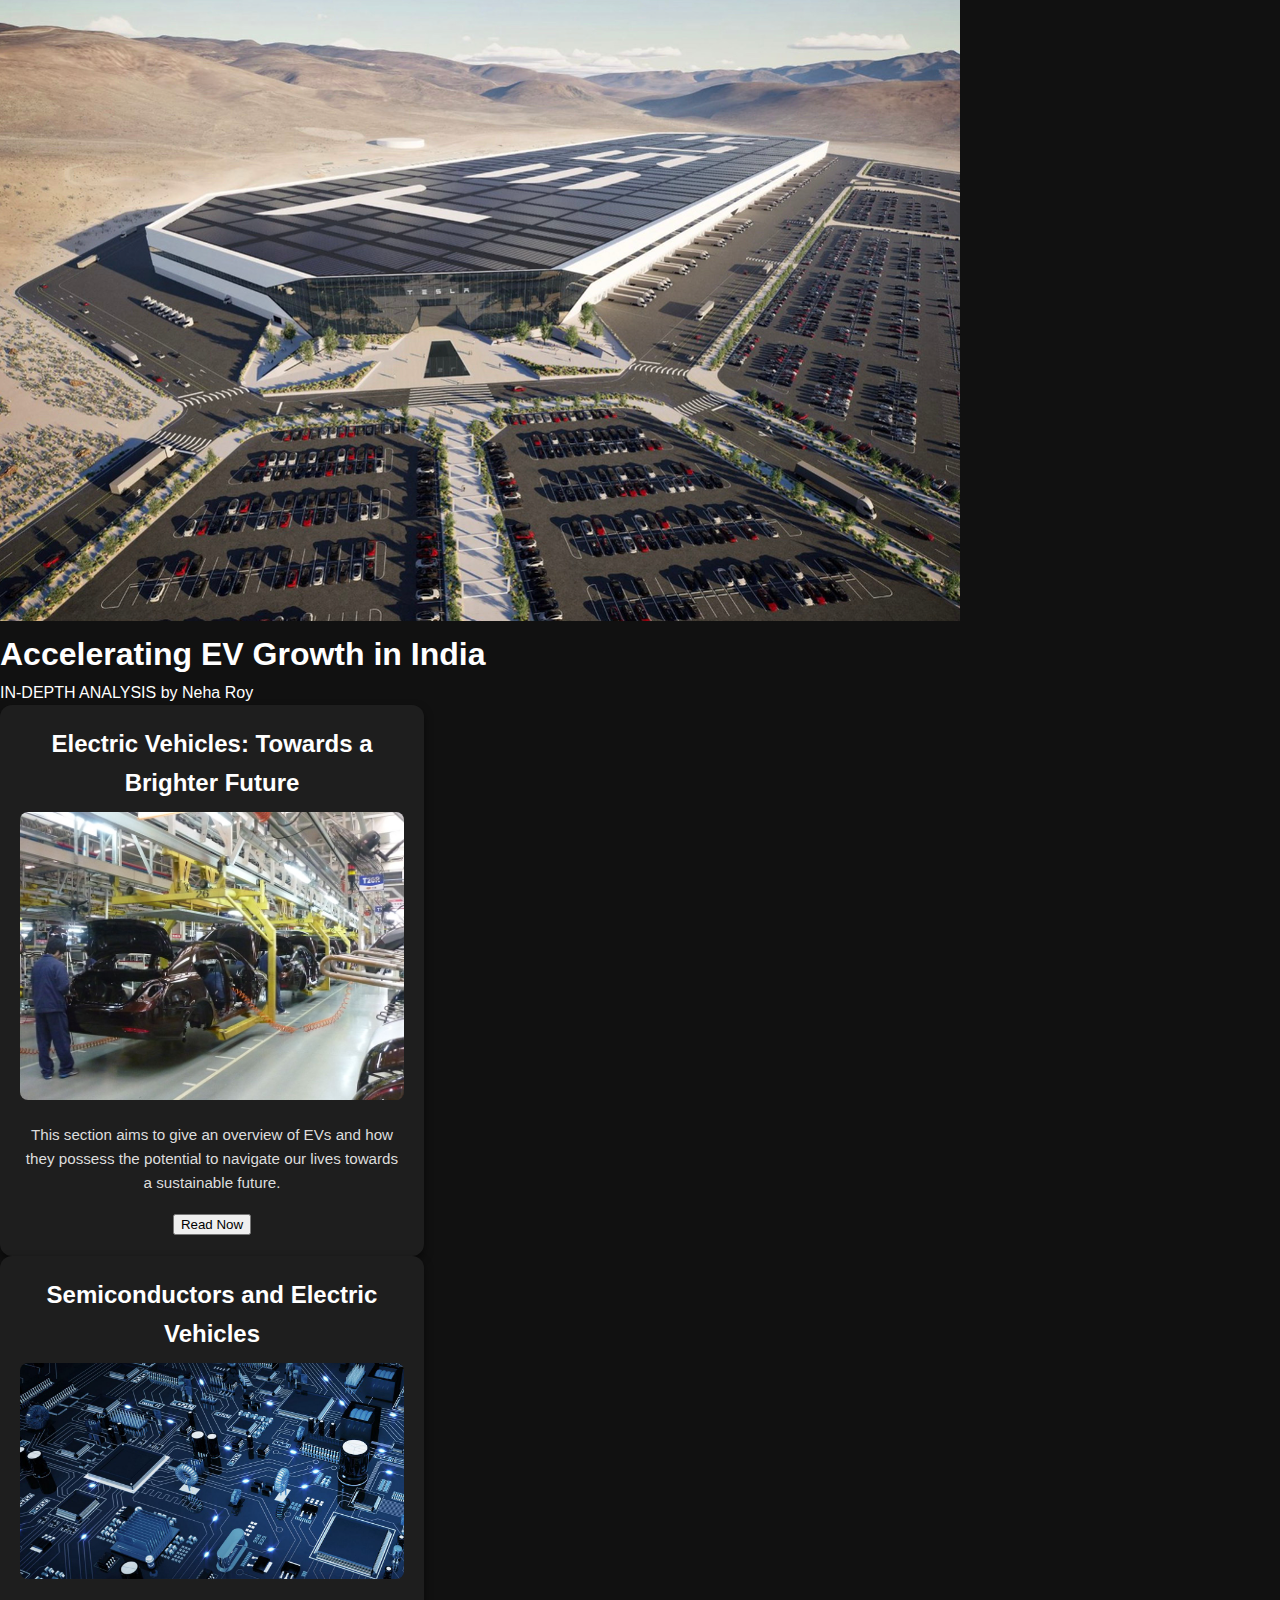
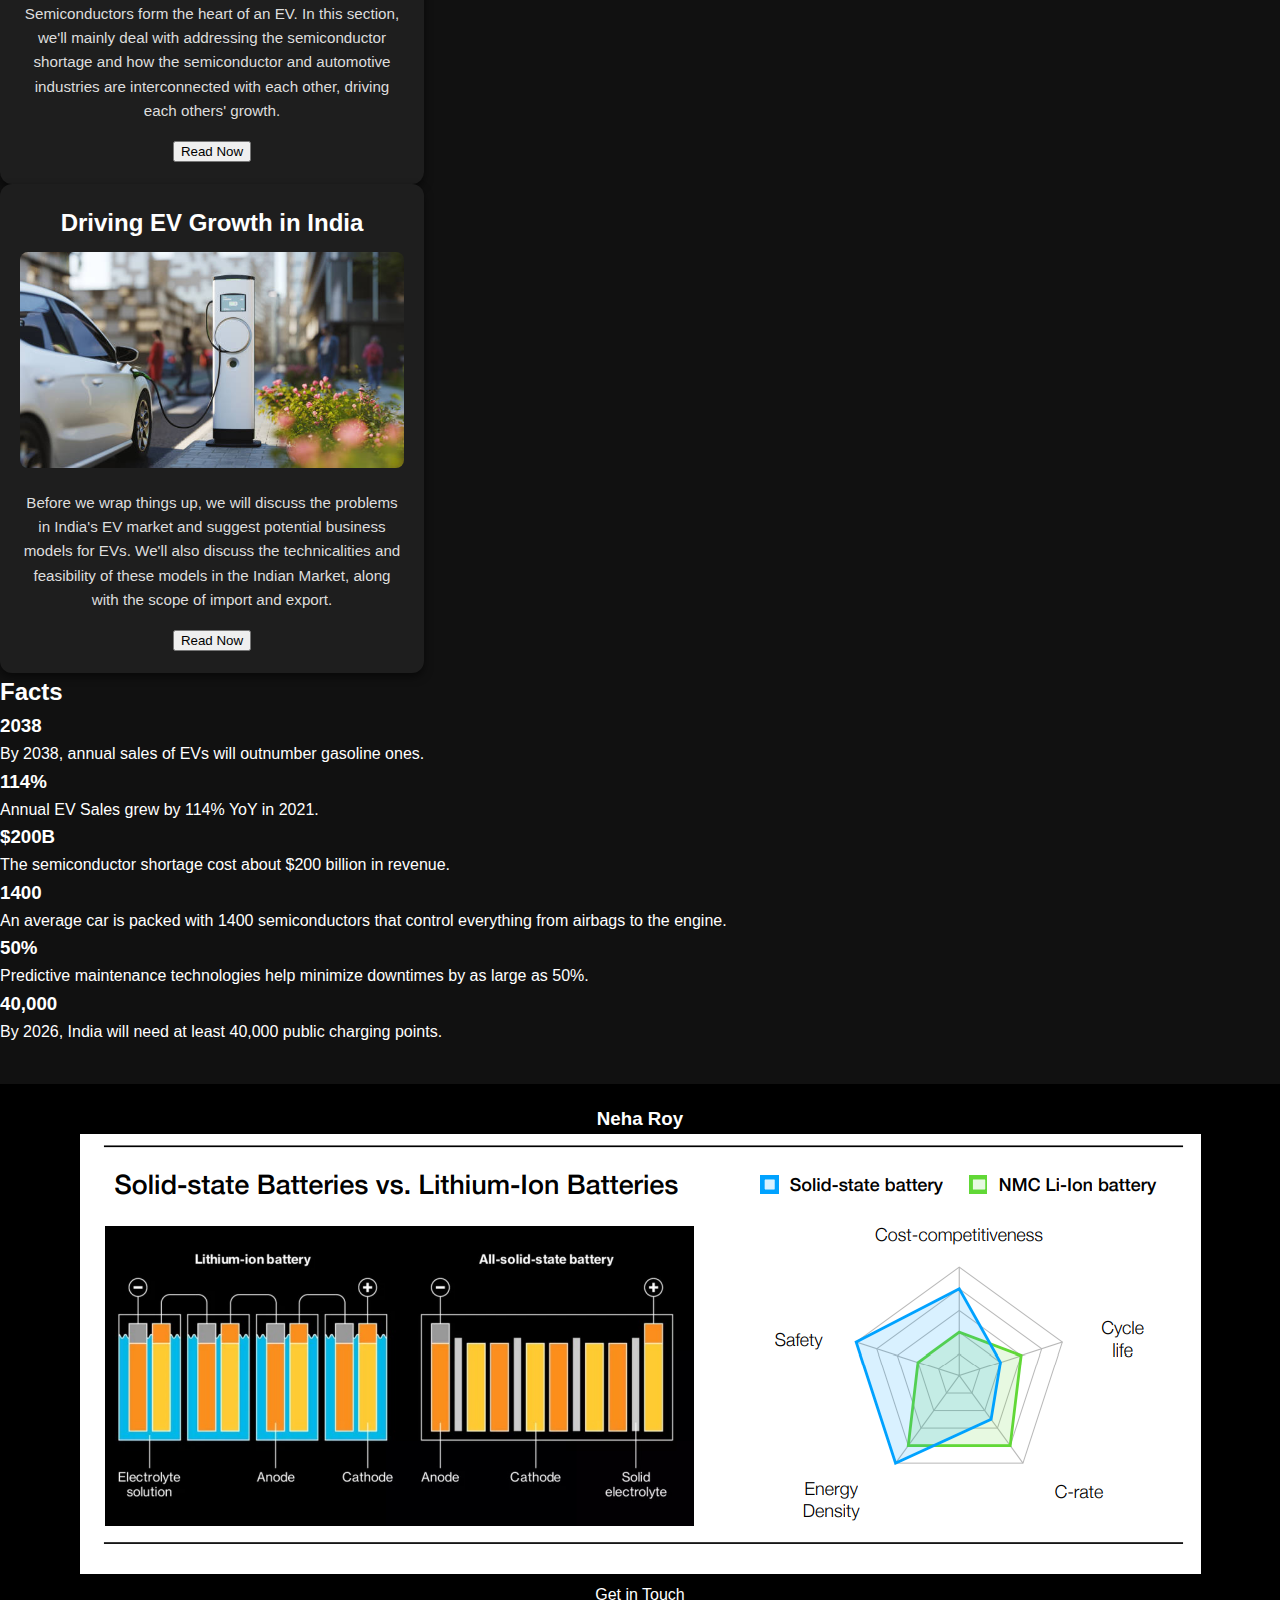
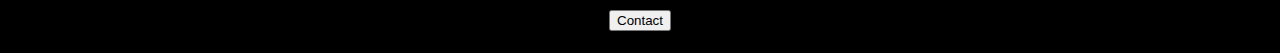
<file: index.html>
<!DOCTYPE html>
<html lang="en">
  <head>
    <meta charset="UTF-8" />
    <meta name="viewport" content="width=device-width, initial-scale=1.0" />
    <title>Accelerating EV Growth in India</title>
    <link
      href="https://fonts.googleapis.com/css2?family=Montserrat:wght@300;400;500&family=Poppins:wght@600;700&display=swap"
      rel="stylesheet"
    />
    <link rel="stylesheet" href="style.css" />
  </head>
  <body>
    <!-- Hero -->
    <div class="scroll-container">
      <div class="image-mask">
        <div class="image-container">
          <img src="0x0.png.webp" alt="EV Growth Hero" />
        </div>
        <div class="mask"></div>
        <div class="overlay-text">
          <h1>Accelerating EV Growth in India</h1>
          <p>IN-DEPTH ANALYSIS by Neha Roy</p>
        </div>
      </div>
    </div>

    <!-- Articles -->
    <section id="articles">
      <div class="card">
        <h2>Electric Vehicles: Towards a Brighter Future</h2>
        <img src="assembling.jpg" alt="Article 1 Image" />
        <p>
          This section aims to give an overview of EVs and how they possess the
          potential to navigate our lives towards a sustainable future.
        </p>
        <a href="article1.html">
          <button class="read-now-button">Read Now</button>
        </a>
      </div>
      <div class="card">
        <h2>Semiconductors and Electric Vehicles</h2>
       <img src="wp10389638.jpg" alt="Article 2 Image" />
        <p>
          Semiconductors form the heart of an EV. In this section, we'll mainly
          deal with addressing the semiconductor shortage and how the
          semiconductor and automotive industries are interconnected with each
          other, driving each others' growth.
        </p>
        <a href="article2.html">
          <button class="read-now-button">Read Now</button>
        </a>
      </div>
      <div class="card">
        <h2>Driving EV Growth in India</h2>
       <img src="istockphoto-1387159408-612x612.jpg" alt="Article 3 Image" />
        <p>
          Before we wrap things up, we will discuss the problems in India's EV
          market and suggest potential business models for EVs. We'll also
          discuss the technicalities and feasibility of these models in the
          Indian Market, along with the scope of import and export.
        </p>
        <a href="article3.html">
          <button class="read-now-button">Read Now</button>
        </a>
      </div>
    </section>

    <!-- Facts -->
    <section id="facts">
      <h2>Facts</h2>
      <div class="facts-grid">
        <div class="fact">
          <h3>2038</h3>
          <p>By 2038, annual sales of EVs will outnumber gasoline ones.</p>
        </div>
        <div class="fact">
          <h3>114%</h3>
          <p>Annual EV Sales grew by 114% YoY in 2021.</p>
        </div>
        <div class="fact">
          <h3>$200B</h3>
          <p>The semiconductor shortage cost about $200 billion in revenue.</p>
        </div>
        <div class="fact">
          <h3>1400</h3>
          <p>
            An average car is packed with 1400 semiconductors that control
            everything from airbags to the engine.
          </p>
        </div>
        <div class="fact">
          <h3>50%</h3>
          <p>
            Predictive maintenance technologies help minimize downtimes by as
            large as 50%.
          </p>
        </div>
        <div class="fact">
          <h3>40,000</h3>
          <p>
            By 2026, India will need at least 40,000 public charging points.
          </p>
        </div>
      </div>
    </section>

    <!-- Footer -->
    <footer>
      <div class="footer-left">
        <h3>Neha Roy</h3>
        <a href="https://www.linkedin.com/in/neha-roy-247aa827a/" target="_blank">
          <img
            src="bat.png"
            alt="LinkedIn"
            class="linkedin-icon"
          />
        </a>
      </div>
      <div class="footer-right">
        <p>Get in Touch</p>
        <button
          class="contact-button"
          onclick="window.location.href='mailto:roynehajit@gmail.com'"
        >
          Contact
        </button>
      </div>
    </footer>
  </body>
</html>
</file>
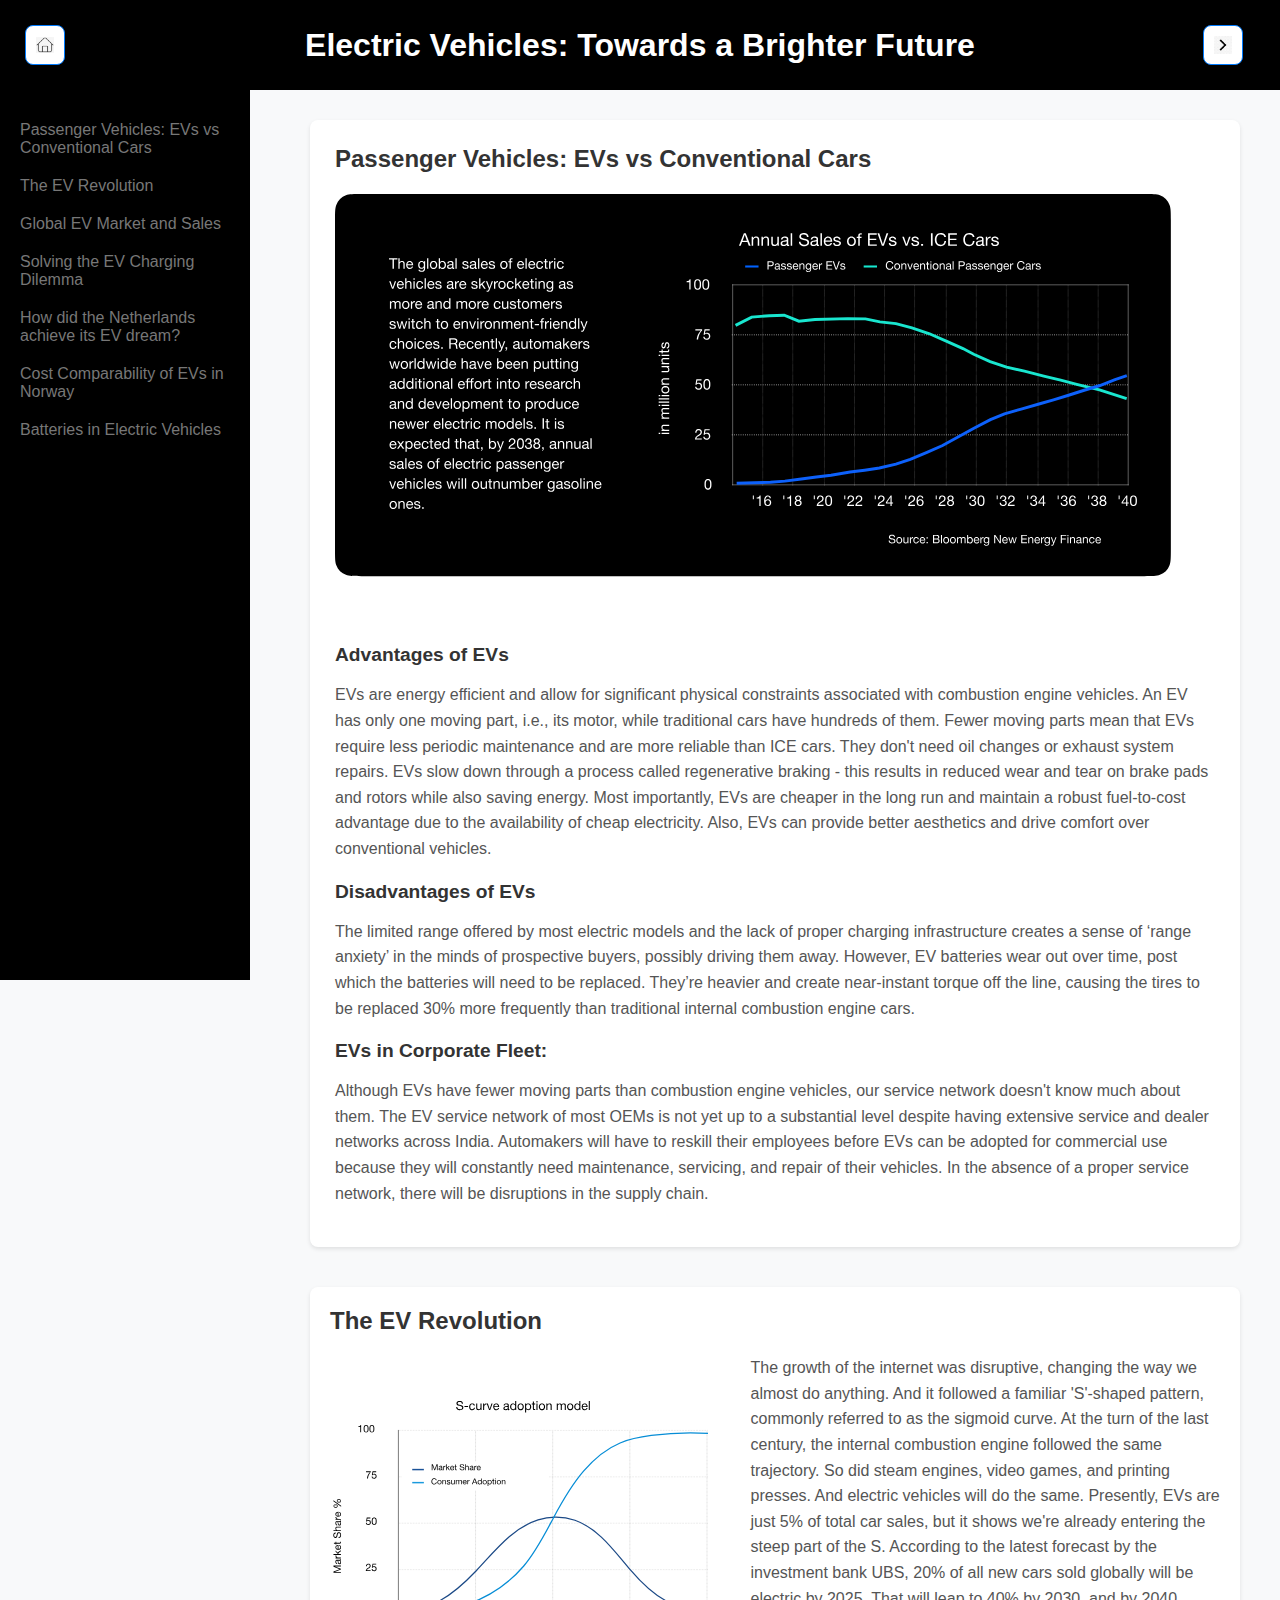
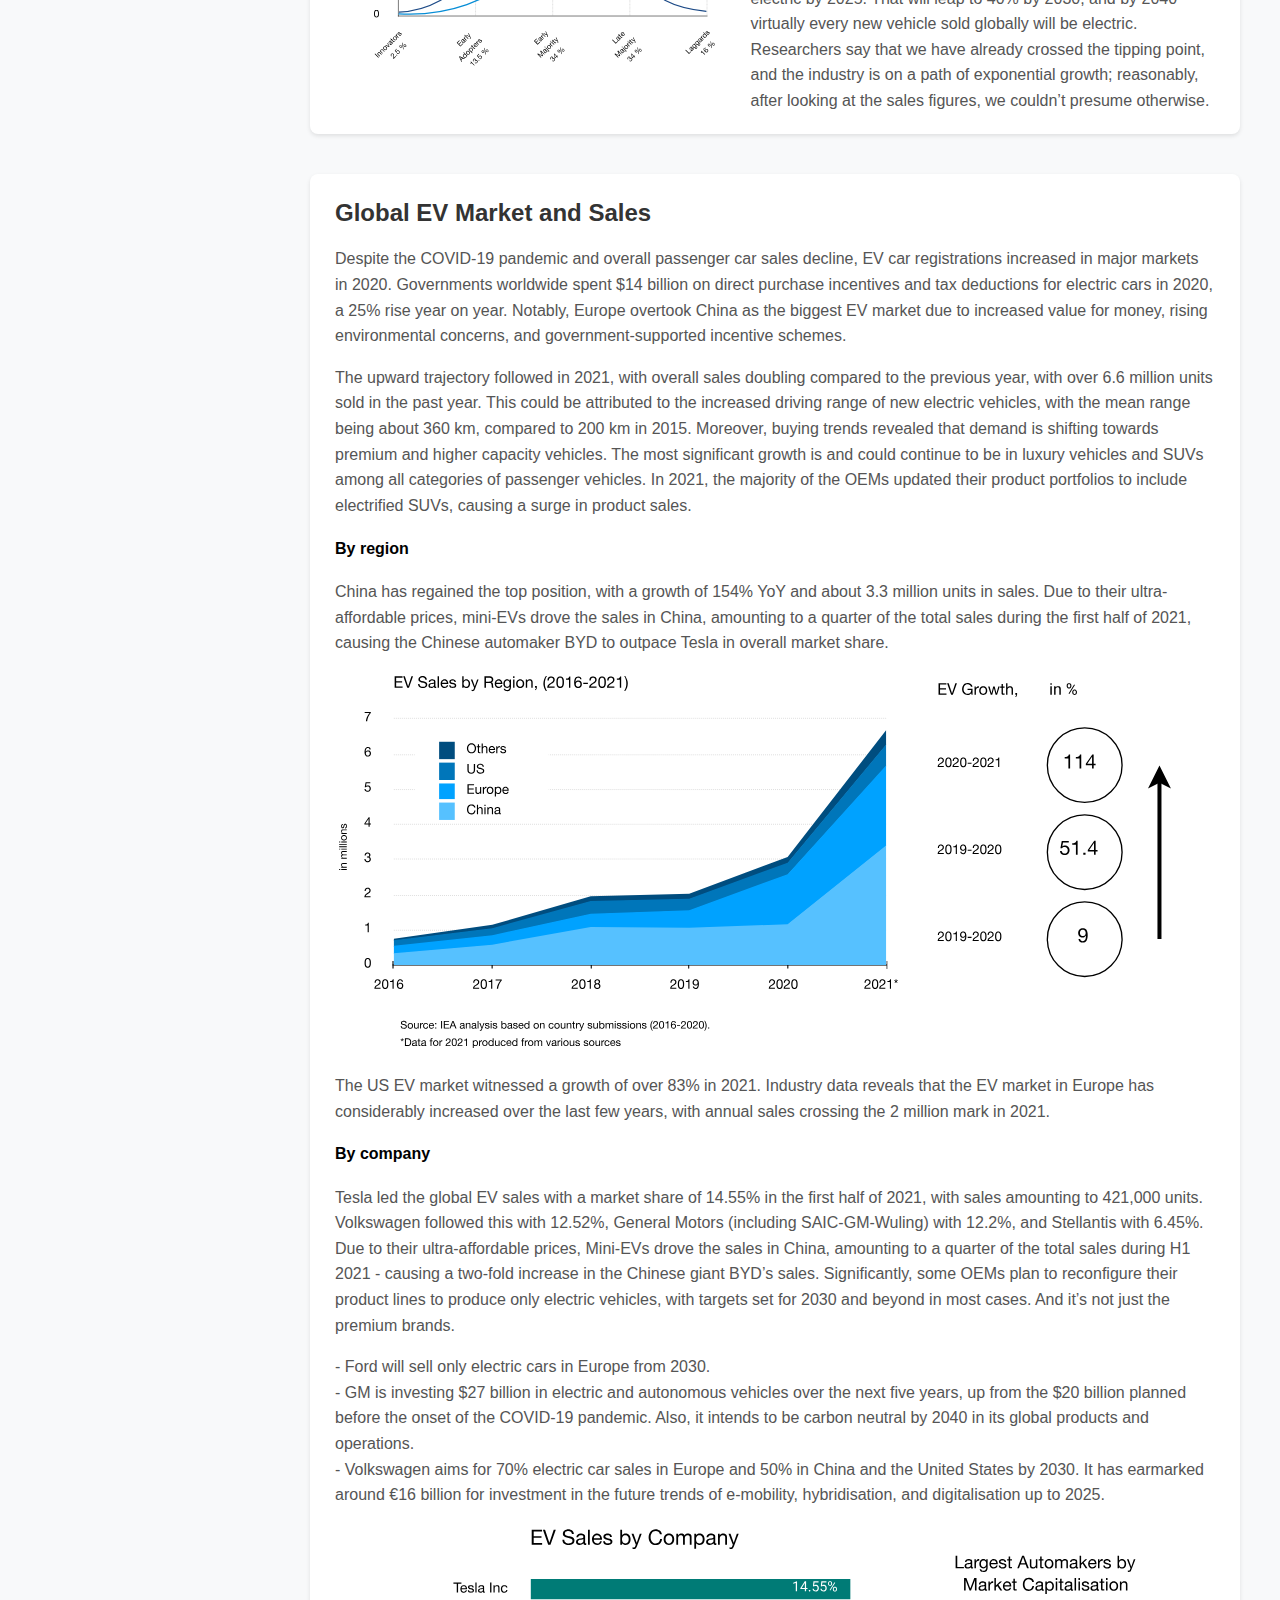
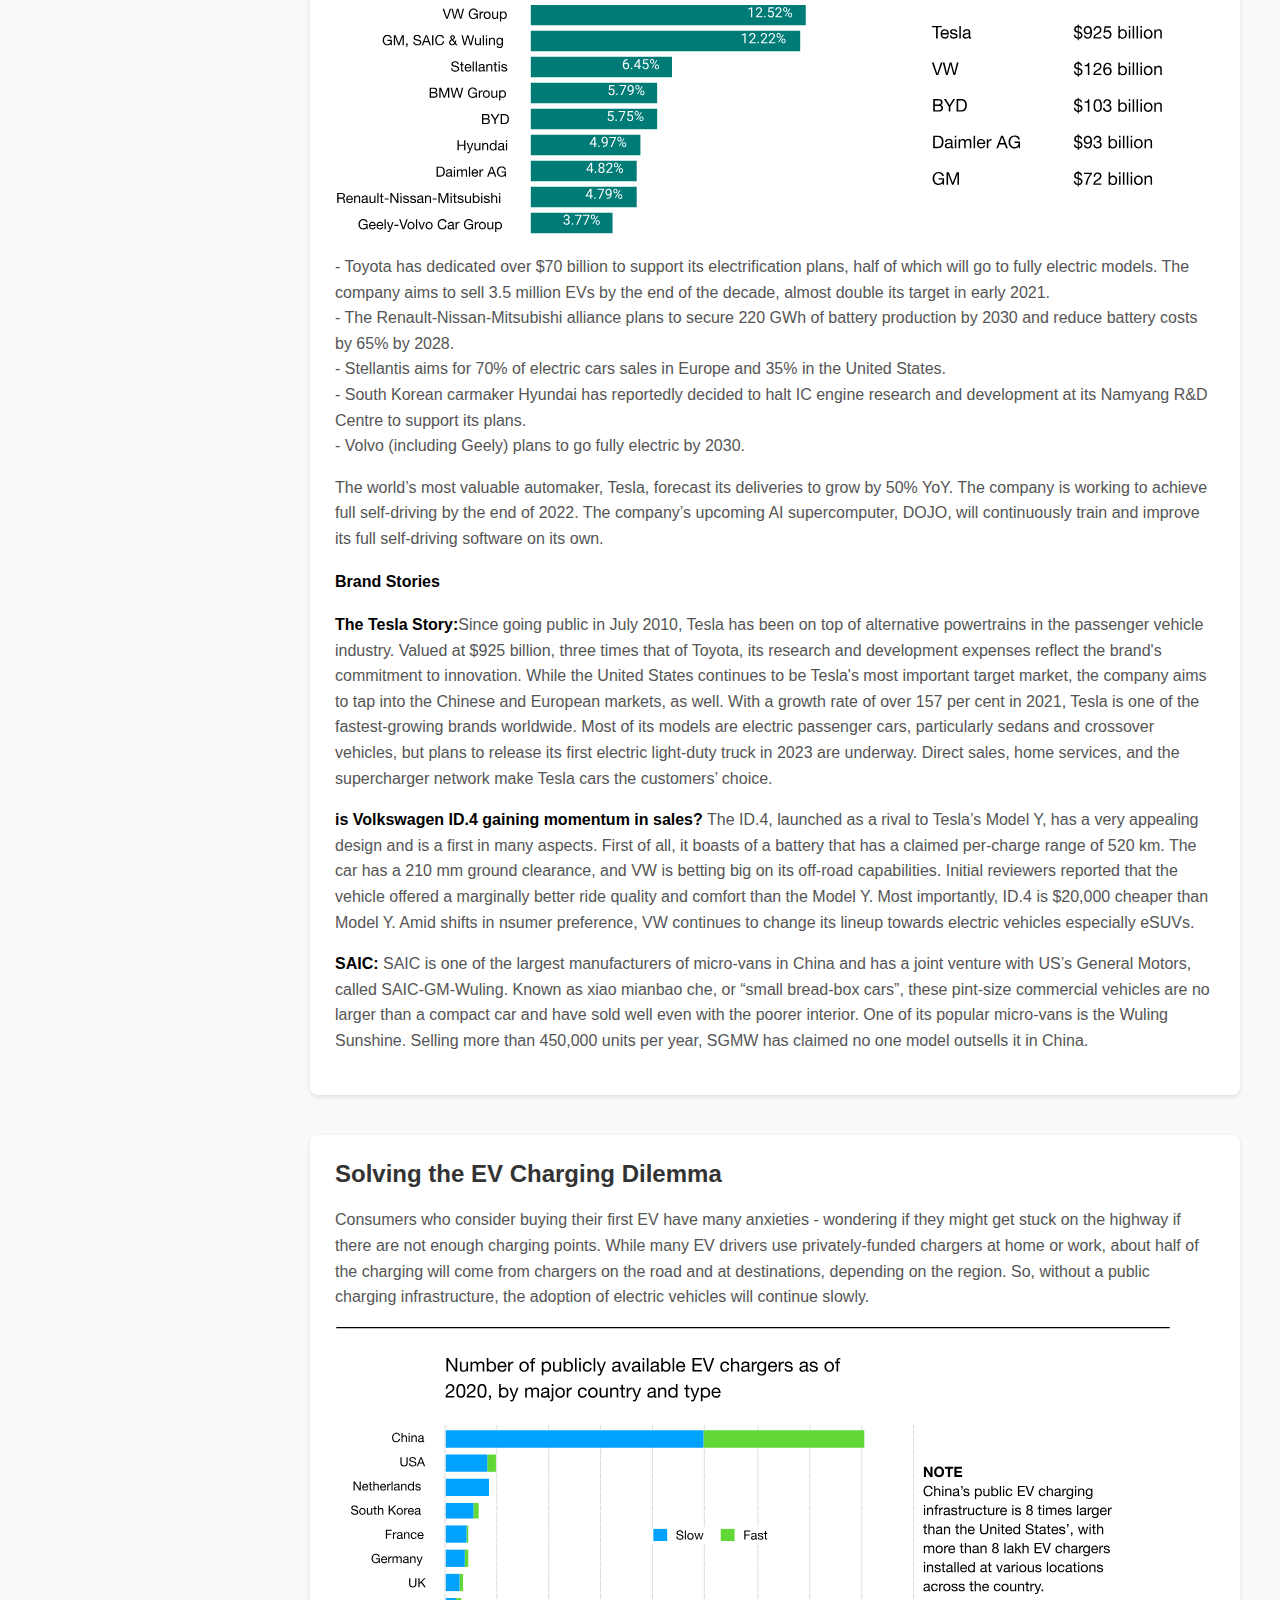
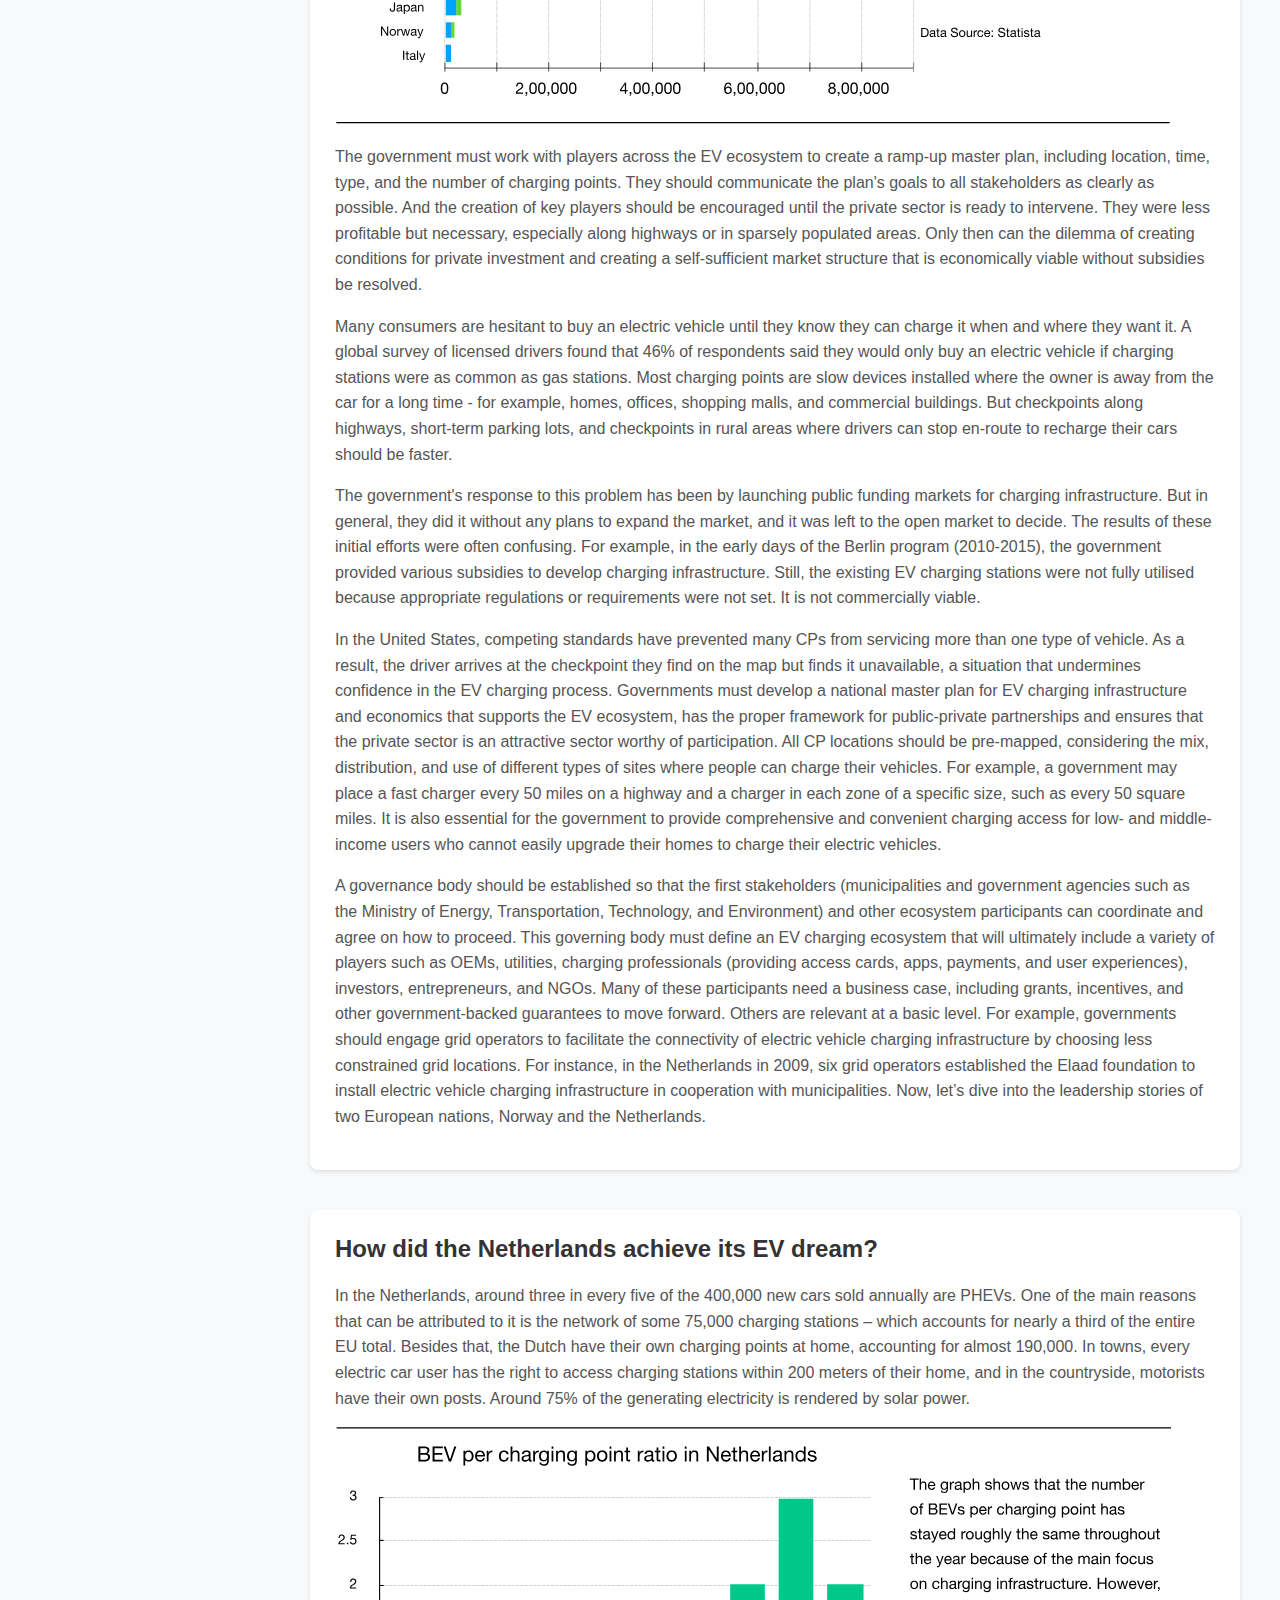
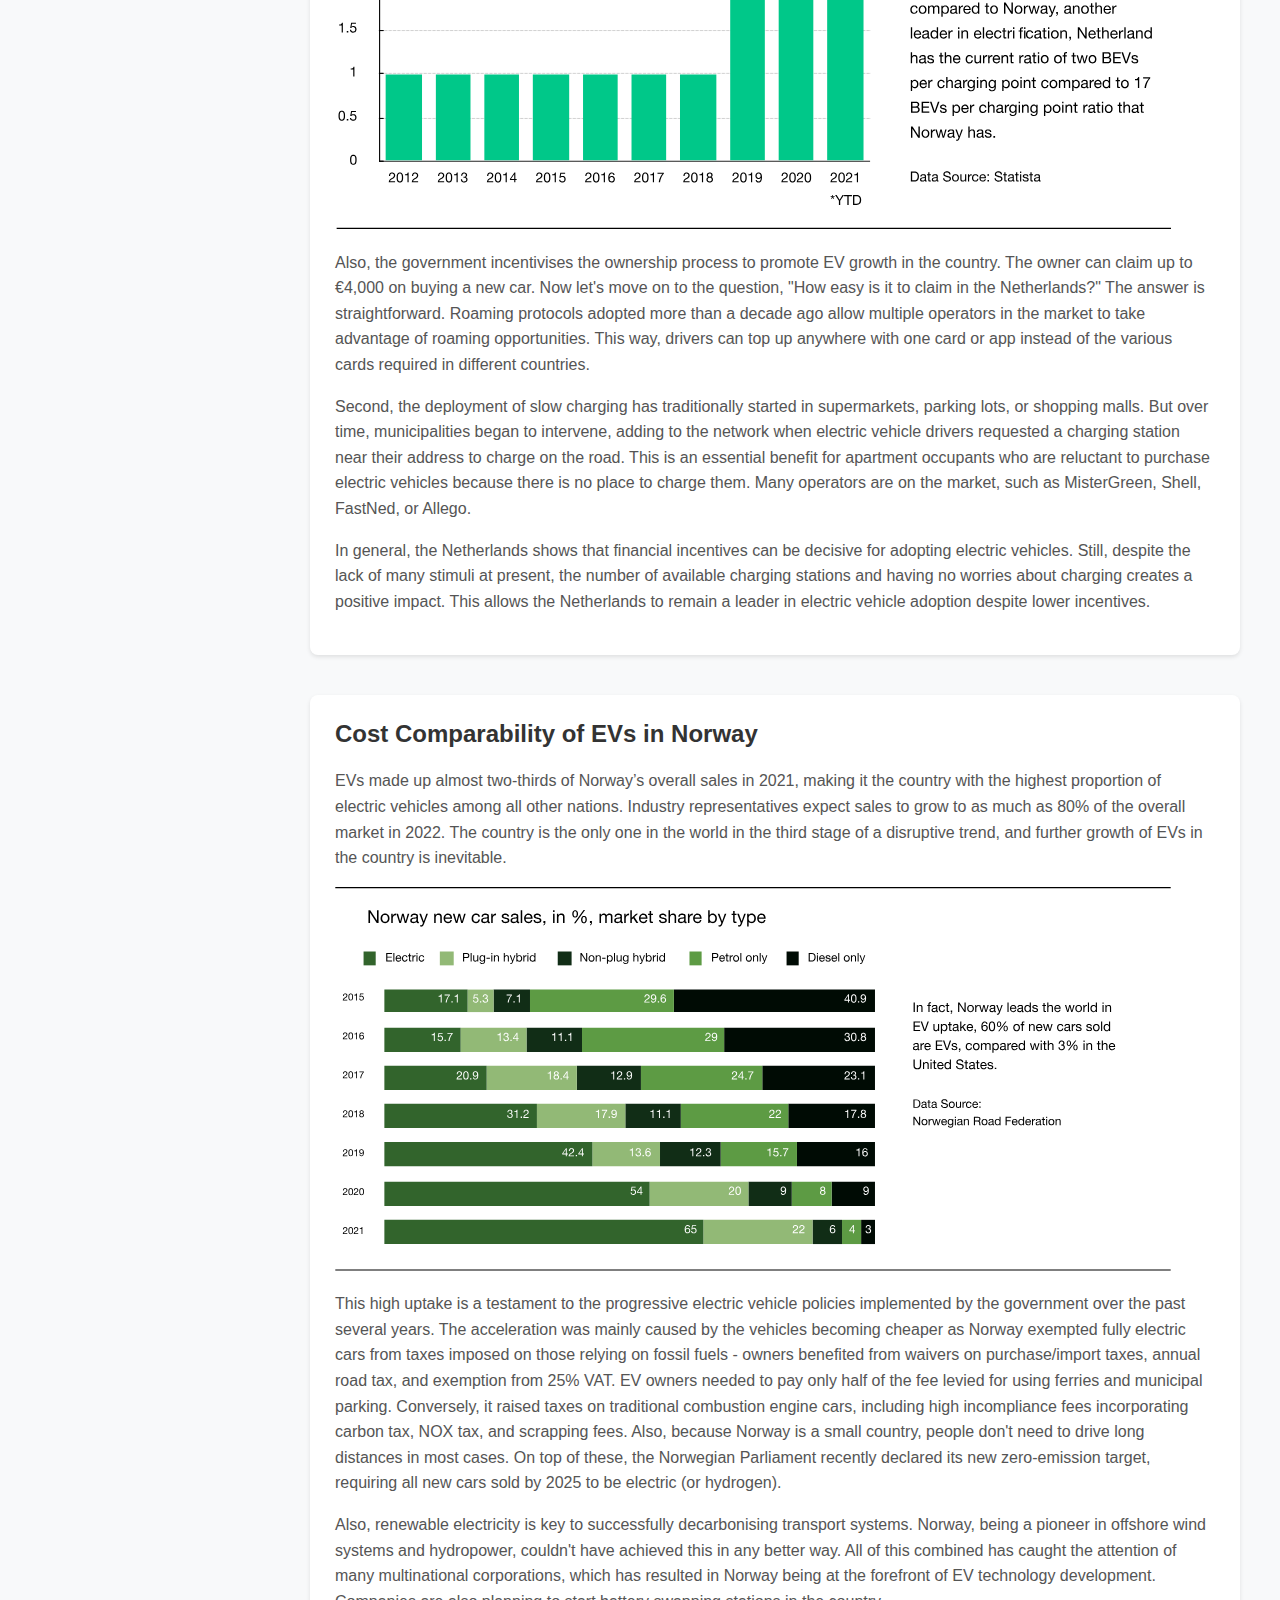
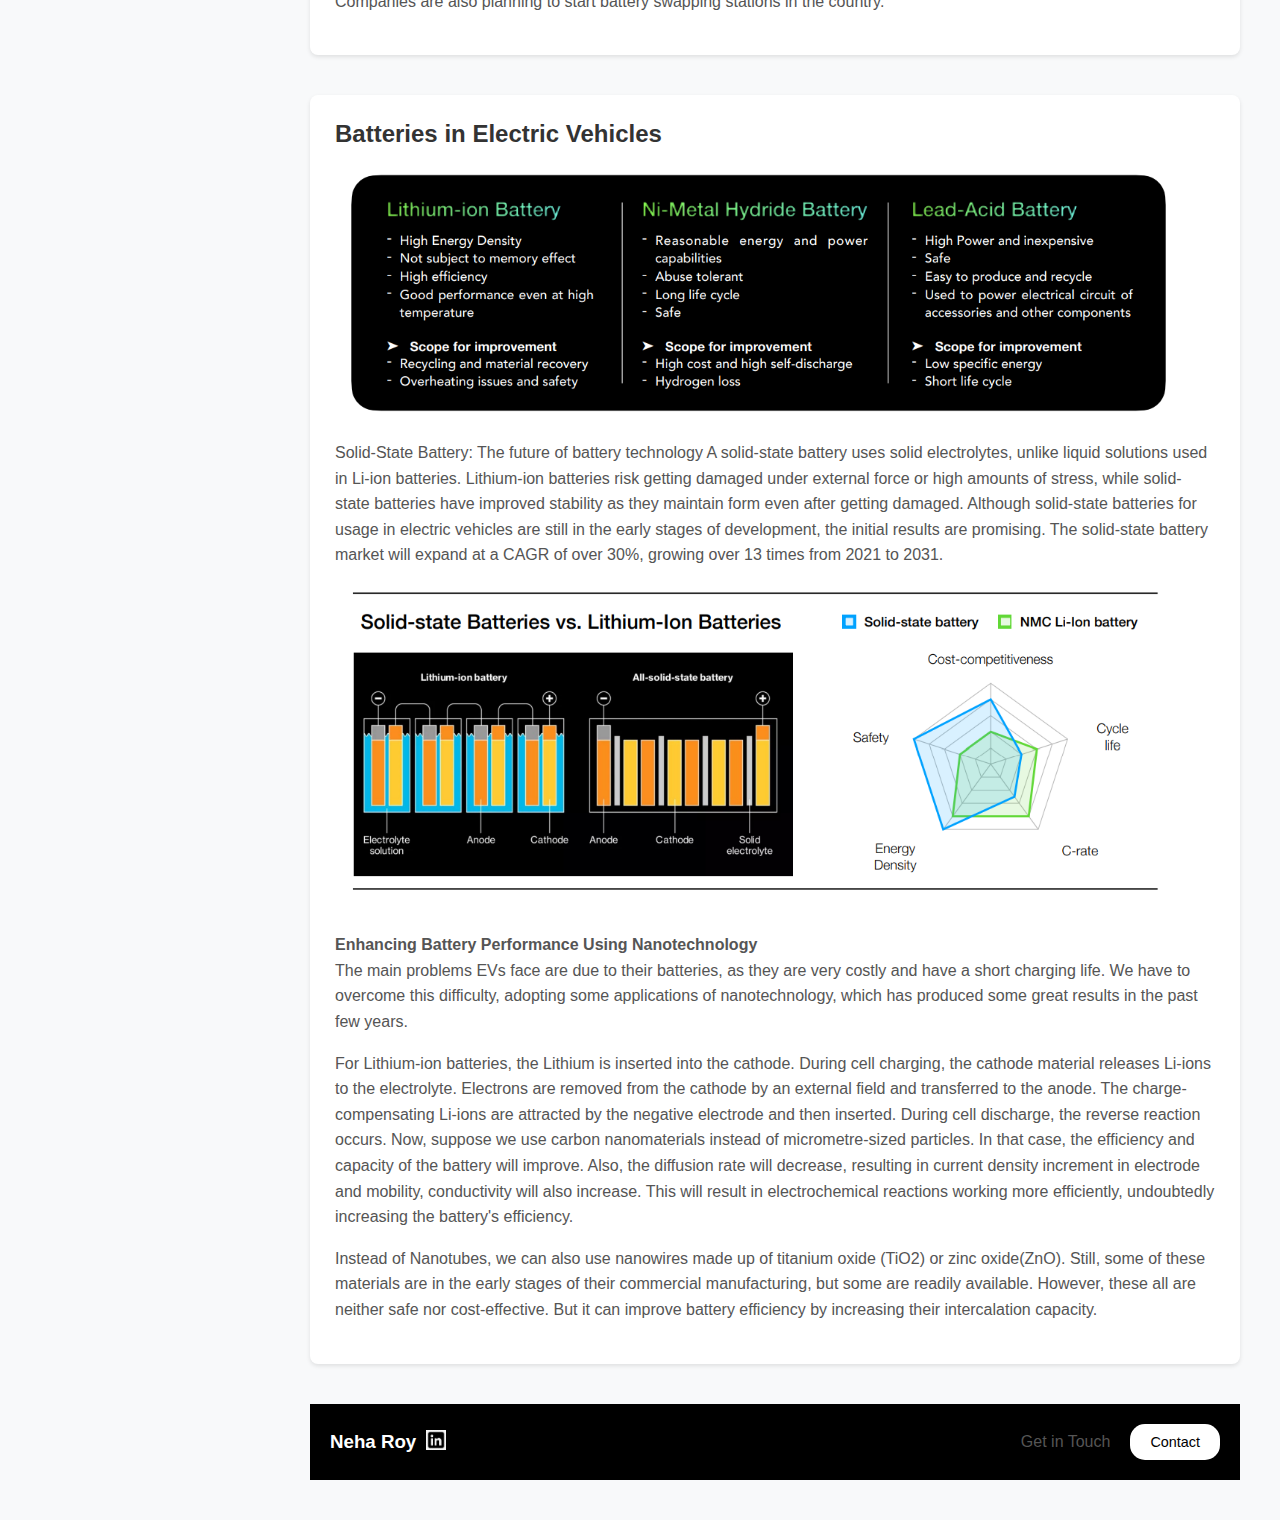
<file: article1.html>
<!DOCTYPE html>
<html lang="en">
  <head>
    <meta charset="UTF-8" />
    <meta name="viewport" content="width=device-width, initial-scale=1.0" />
    <title>EV Overview — Analysis by Neha Roy</title>
    <link rel="stylesheet" href="article1.css" />
  </head>
  <header>
    <a href="index.html" class="nav-button">
      <img src="home.png" alt="Home" />
    </a>
    <h1>Electric Vehicles: Towards a Brighter Future</h1>
    <a href="article2.html" class="nav-button">
      <img src="images-4.png" alt="Next" />
    </a>
  </header>
    <div class="sidebar">
      <ul>
        <li>
          <a href="article1.html#passenger-vehicles"
            >Passenger Vehicles: EVs vs Conventional Cars</a
          >
        </li>
        <li><a href="article1.html#ev-revolution">The EV Revolution</a></li>
        <li><a href="article1.html#global-ev-market">Global EV Market and Sales</a></li>
        <li>
          <a href="article1.html#ev-charging-dilemma">Solving the EV Charging Dilemma</a>
        </li>
        <li>
          <a href="article1.html#netherlands-ev-dream"
            >How did the Netherlands achieve its EV dream?</a
          >
        </li>
        <li>
          <a href="article1.html#cost-comparability-norway"
            >Cost Comparability of EVs in Norway</a
          >
        </li>
        <li><a href="article1.html#ev-batteries">Batteries in Electric Vehicles</a></li>
      </ul>
    </div>

    <div class="content">
      <main>
        <section id="passenger-vehicles">
          <h2>Passenger Vehicles: EVs vs Conventional Cars</h2>
          <img src="Group%201.svg" alt="Electric Car" width="95%" height="40%" />
          <h3>Advantages of EVs</h3>
          <p>
            EVs are energy efficient and allow for significant physical
            constraints associated with combustion engine vehicles. An EV has
            only one moving part, i.e., its motor, while traditional cars have
            hundreds of them. Fewer moving parts mean that EVs require less
            periodic maintenance and are more reliable than ICE cars. They don't
            need oil changes or exhaust system repairs. EVs slow down through a
            process called regenerative braking - this results in reduced wear
            and tear on brake pads and rotors while also saving energy. Most
            importantly, EVs are cheaper in the long run and maintain a robust
            fuel-to-cost advantage due to the availability of cheap electricity.
            Also, EVs can provide better aesthetics and drive comfort over
            conventional vehicles.
          </p>

          <h3>Disadvantages of EVs</h3>
          <p>
            The limited range offered by most electric models and the lack of
            proper charging infrastructure creates a sense of ‘range anxiety’ in
            the minds of prospective buyers, possibly driving them away.
            However, EV batteries wear out over time, post which the batteries
            will need to be replaced. They’re heavier and create near-instant
            torque off the line, causing the tires to be replaced 30% more
            frequently than traditional internal combustion engine cars.
          </p>
          <h3>EVs in Corporate Fleet:</h3>
          <p>
            Although EVs have fewer moving parts than combustion engine
            vehicles, our service network doesn't know much about them. The EV
            service network of most OEMs is not yet up to a substantial level
            despite having extensive service and dealer networks across India.
            Automakers will have to reskill their employees before EVs can be
            adopted for commercial use because they will constantly need
            maintenance, servicing, and repair of their vehicles. In the absence
            of a proper service network, there will be disruptions in the supply
            chain.
          </p>
        </section>

        <section id="ev-revolution">
          <h2>The EV Revolution</h2>
          <div class="ev-container">
            <img src="Group%202.svg" alt="EV Revolution" />
            <p>
              The growth of the internet was disruptive, changing the way we
              almost do anything. And it followed a familiar 'S'-shaped pattern,
              commonly referred to as the sigmoid curve. At the turn of the last
              century, the internal combustion engine followed the same
              trajectory. So did steam engines, video games, and printing
              presses. And electric vehicles will do the same. Presently, EVs
              are just 5% of total car sales, but it shows we're already
              entering the steep part of the S. According to the latest forecast
              by the investment bank UBS, 20% of all new cars sold globally will
              be electric by 2025. That will leap to 40% by 2030, and by 2040
              virtually every new vehicle sold globally will be electric.
              Researchers say that we have already crossed the tipping point,
              and the industry is on a path of exponential growth; reasonably,
              after looking at the sales figures, we couldn’t presume otherwise.
            </p>
          </div>
        </section>

        <section id="global-ev-market">
          <h2>Global EV Market and Sales</h2>
          <p>
            Despite the COVID-19 pandemic and overall passenger car sales
            decline, EV car registrations increased in major markets in 2020.
            Governments worldwide spent $14 billion on direct purchase
            incentives and tax deductions for electric cars in 2020, a 25% rise
            year on year. Notably, Europe overtook China as the biggest EV
            market due to increased value for money, rising environmental
            concerns, and government-supported incentive schemes.
          </p>
          <p>
            The upward trajectory followed in 2021, with overall sales doubling
            compared to the previous year, with over 6.6 million units sold in
            the past year. This could be attributed to the increased driving
            range of new electric vehicles, with the mean range being about 360
            km, compared to 200 km in 2015. Moreover, buying trends revealed
            that demand is shifting towards premium and higher capacity
            vehicles. The most significant growth is and could continue to be in
            luxury vehicles and SUVs among all categories of passenger vehicles.
            In 2021, the majority of the OEMs updated their product portfolios
            to include electrified SUVs, causing a surge in product sales.
          </p>
          <h4>By region</h4>
          <p>
            China has regained the top position, with a growth of 154% YoY and
            about 3.3 million units in sales. Due to their ultra-affordable
            prices, mini-EVs drove the sales in China, amounting to a quarter of
            the total sales during the first half of 2021, causing the Chinese
            automaker BYD to outpace Tesla in overall market share.
          </p>
          <img src="Group%203.svg" alt="EV market" width="95%" height="40%" />
          <p>
            The US EV market witnessed a growth of over 83% in 2021. Industry
            data reveals that the EV market in Europe has considerably increased
            over the last few years, with annual sales crossing the 2 million
            mark in 2021.
          </p>
          <h4>By company</h4>
          <p>
            Tesla led the global EV sales with a market share of 14.55% in the
            first half of 2021, with sales amounting to 421,000 units.
            Volkswagen followed this with 12.52%, General Motors (including
            SAIC-GM-Wuling) with 12.2%, and Stellantis with 6.45%. Due to their
            ultra-affordable prices, Mini-EVs drove the sales in China,
            amounting to a quarter of the total sales during H1 2021 - causing a
            two-fold increase in the Chinese giant BYD’s sales. Significantly,
            some OEMs plan to reconfigure their product lines to produce only
            electric vehicles, with targets set for 2030 and beyond in most
            cases. And it’s not just the premium brands.
          </p>
          <p>
            - Ford will sell only electric cars in Europe from 2030. <br />
            - GM is investing $27 billion in electric and autonomous vehicles
            over the next five years, up from the $20 billion planned before the
            onset of the COVID-19 pandemic. Also, it intends to be carbon
            neutral by 2040 in its global products and operations. <br />
            - Volkswagen aims for 70% electric car sales in Europe and 50% in
            China and the United States by 2030. It has earmarked around €16
            billion for investment in the future trends of e-mobility,
            hybridisation, and digitalisation up to 2025.
          </p>
          <img src="Group%204.svg" alt="EV market" width="95%" height="40%" />
          <p>
            - Toyota has dedicated over $70 billion to support its
            electrification plans, half of which will go to fully electric
            models. The company aims to sell 3.5 million EVs by the end of the
            decade, almost double its target in early 2021.<br />
            - The Renault-Nissan-Mitsubishi alliance plans to secure 220 GWh of
            battery production by 2030 and reduce battery costs by 65% by
            2028.<br />
            - Stellantis aims for 70% of electric cars sales in Europe and 35%
            in the United States.<br />
            - South Korean carmaker Hyundai has reportedly decided to halt IC
            engine research and development at its Namyang R&D Centre to support
            its plans.<br />
            - Volvo (including Geely) plans to go fully electric by 2030.
          </p>
          <p>
            The world’s most valuable automaker, Tesla, forecast its deliveries
            to grow by 50% YoY. The company is working to achieve full
            self-driving by the end of 2022. The company’s upcoming AI
            supercomputer, DOJO, will continuously train and improve its full
            self-driving software on its own.
          </p>
          <h4>Brand Stories</h4>
          <p>
            <b class="highlight">The Tesla Story:</b>Since going public in July
            2010, Tesla has been on top of alternative powertrains in the
            passenger vehicle industry. Valued at $925 billion, three times that
            of Toyota, its research and development expenses reflect the brand's
            commitment to innovation. While the United States continues to be
            Tesla's most important target market, the company aims to tap into
            the Chinese and European markets, as well. With a growth rate of
            over 157 per cent in 2021, Tesla is one of the fastest-growing
            brands worldwide. Most of its models are electric passenger cars,
            particularly sedans and crossover vehicles, but plans to release its
            first electric light-duty truck in 2023 are underway. Direct sales,
            home services, and the supercharger network make Tesla cars the
            customers’ choice.
          </p>
          <p>
            <b class="highlight">
              is Volkswagen ID.4 gaining momentum in sales?</b
            >
            The ID.4, launched as a rival to Tesla’s Model Y, has a very
            appealing design and is a first in many aspects. First of all, it
            boasts of a battery that has a claimed per-charge range of 520 km.
            The car has a 210 mm ground clearance, and VW is betting big on its
            off-road capabilities. Initial reviewers reported that the vehicle
            offered a marginally better ride quality and comfort than the Model
            Y. Most importantly, ID.4 is $20,000 cheaper than Model Y. Amid
            shifts in nsumer preference, VW continues to change its lineup
            towards electric vehicles especially eSUVs.
          </p>
          <p>
            <b class="highlight">SAIC:</b> SAIC is one of the largest
            manufacturers of micro-vans in China and has a joint venture with
            US’s General Motors, called SAIC-GM-Wuling. Known as xiao mianbao
            che, or “small bread-box cars”, these pint-size commercial vehicles
            are no larger than a compact car and have sold well even with the
            poorer interior. One of its popular micro-vans is the Wuling
            Sunshine. Selling more than 450,000 units per year, SGMW has claimed
            no one model outsells it in China.
          </p>
        </section>

        <section id="ev-charging-dilemma">
          <h2>Solving the EV Charging Dilemma</h2>
          <p>
            Consumers who consider buying their first EV have many anxieties -
            wondering if they might get stuck on the highway if there are not
            enough charging points. While many EV drivers use privately-funded
            chargers at home or work, about half of the charging will come from
            chargers on the road and at destinations, depending on the region.
            So, without a public charging infrastructure, the adoption of
            electric vehicles will continue slowly.
          </p>
          <img src="Group%206.svg" alt="EV market" width="95%" height="40%" />
          <p>
            The government must work with players across the EV ecosystem to
            create a ramp-up master plan, including location, time, type, and
            the number of charging points. They should communicate the plan's
            goals to all stakeholders as clearly as possible. And the creation
            of key players should be encouraged until the private sector is
            ready to intervene. They were less profitable but necessary,
            especially along highways or in sparsely populated areas. Only then
            can the dilemma of creating conditions for private investment and
            creating a self-sufficient market structure that is economically
            viable without subsidies be resolved.
          </p>
          <p>
            Many consumers are hesitant to buy an electric vehicle until they
            know they can charge it when and where they want it. A global survey
            of licensed drivers found that 46% of respondents said they would
            only buy an electric vehicle if charging stations were as common as
            gas stations. Most charging points are slow devices installed where
            the owner is away from the car for a long time - for example, homes,
            offices, shopping malls, and commercial buildings. But checkpoints
            along highways, short-term parking lots, and checkpoints in rural
            areas where drivers can stop en-route to recharge their cars should
            be faster.
          </p>
          <p>
            The government's response to this problem has been by launching
            public funding markets for charging infrastructure. But in general,
            they did it without any plans to expand the market, and it was left
            to the open market to decide. The results of these initial efforts
            were often confusing. For example, in the early days of the Berlin
            program (2010-2015), the government provided various subsidies to
            develop charging infrastructure. Still, the existing EV charging
            stations were not fully utilised because appropriate regulations or
            requirements were not set. It is not commercially viable.
          </p>
          <p>
            In the United States, competing standards have prevented many CPs
            from servicing more than one type of vehicle. As a result, the
            driver arrives at the checkpoint they find on the map but finds it
            unavailable, a situation that undermines confidence in the EV
            charging process. Governments must develop a national master plan
            for EV charging infrastructure and economics that supports the EV
            ecosystem, has the proper framework for public-private partnerships
            and ensures that the private sector is an attractive sector worthy
            of participation. All CP locations should be pre-mapped, considering
            the mix, distribution, and use of different types of sites where
            people can charge their vehicles. For example, a government may
            place a fast charger every 50 miles on a highway and a charger in
            each zone of a specific size, such as every 50 square miles. It is
            also essential for the government to provide comprehensive and
            convenient charging access for low- and middle-income users who
            cannot easily upgrade their homes to charge their electric vehicles.
          </p>
          <p>
            A governance body should be established so that the first
            stakeholders (municipalities and government agencies such as the
            Ministry of Energy, Transportation, Technology, and Environment) and
            other ecosystem participants can coordinate and agree on how to
            proceed. This governing body must define an EV charging ecosystem
            that will ultimately include a variety of players such as OEMs,
            utilities, charging professionals (providing access cards, apps,
            payments, and user experiences), investors, entrepreneurs, and NGOs.
            Many of these participants need a business case, including grants,
            incentives, and other government-backed guarantees to move forward.
            Others are relevant at a basic level. For example, governments
            should engage grid operators to facilitate the connectivity of
            electric vehicle charging infrastructure by choosing less
            constrained grid locations. For instance, in the Netherlands in
            2009, six grid operators established the Elaad foundation to install
            electric vehicle charging infrastructure in cooperation with
            municipalities. Now, let’s dive into the leadership stories of two
            European nations, Norway and the Netherlands.
          </p>
        </section>

        <section id="netherlands-ev-dream">
          <h2>How did the Netherlands achieve its EV dream?</h2>
          <p>
            In the Netherlands, around three in every five of the 400,000 new
            cars sold annually are PHEVs. One of the main reasons that can be
            attributed to it is the network of some 75,000 charging stations –
            which accounts for nearly a third of the entire EU total. Besides
            that, the Dutch have their own charging points at home, accounting
            for almost 190,000. In towns, every electric car user has the right
            to access charging stations within 200 meters of their home, and in
            the countryside, motorists have their own posts. Around 75% of the
            generating electricity is rendered by solar power.
          </p>
          <img src="Group%205.svg" alt="EV market" width="95%" height="40%" />
          <p>
            Also, the government incentivises the ownership process to promote
            EV growth in the country. The owner can claim up to €4,000 on buying
            a new car. Now let's move on to the question, "How easy is it to
            claim in the Netherlands?" The answer is straightforward. Roaming
            protocols adopted more than a decade ago allow multiple operators in
            the market to take advantage of roaming opportunities. This way,
            drivers can top up anywhere with one card or app instead of the
            various cards required in different countries.
          </p>
          <p>
            Second, the deployment of slow charging has traditionally started in
            supermarkets, parking lots, or shopping malls. But over time,
            municipalities began to intervene, adding to the network when
            electric vehicle drivers requested a charging station near their
            address to charge on the road. This is an essential benefit for
            apartment occupants who are reluctant to purchase electric vehicles
            because there is no place to charge them. Many operators are on the
            market, such as MisterGreen, Shell, FastNed, or Allego.
          </p>
          <p>
            In general, the Netherlands shows that financial incentives can be
            decisive for adopting electric vehicles. Still, despite the lack of
            many stimuli at present, the number of available charging stations
            and having no worries about charging creates a positive impact. This
            allows the Netherlands to remain a leader in electric vehicle
            adoption despite lower incentives.
          </p>
        </section>

        <section id="cost-comparability-norway">
          <h2>Cost Comparability of EVs in Norway</h2>
          <p>
            EVs made up almost two-thirds of Norway’s overall sales in 2021,
            making it the country with the highest proportion of electric
            vehicles among all other nations. Industry representatives expect
            sales to grow to as much as 80% of the overall market in 2022. The
            country is the only one in the world in the third stage of a
            disruptive trend, and further growth of EVs in the country is
            inevitable.
          </p>
          <img src="Group%207.svg" alt="EV market" width="95%" height="40%" />
          <p>
            This high uptake is a testament to the progressive electric vehicle
            policies implemented by the government over the past several years.
            The acceleration was mainly caused by the vehicles becoming cheaper
            as Norway exempted fully electric cars from taxes imposed on those
            relying on fossil fuels - owners benefited from waivers on
            purchase/import taxes, annual road tax, and exemption from 25% VAT.
            EV owners needed to pay only half of the fee levied for using
            ferries and municipal parking. Conversely, it raised taxes on
            traditional combustion engine cars, including high incompliance fees
            incorporating carbon tax, NOX tax, and scrapping fees. Also, because
            Norway is a small country, people don't need to drive long distances
            in most cases. On top of these, the Norwegian Parliament recently
            declared its new zero-emission target, requiring all new cars sold
            by 2025 to be electric (or hydrogen).
          </p>
          <p>
            Also, renewable electricity is key to successfully decarbonising
            transport systems. Norway, being a pioneer in offshore wind systems
            and hydropower, couldn't have achieved this in any better way. All
            of this combined has caught the attention of many multinational
            corporations, which has resulted in Norway being at the forefront of
            EV technology development. Companies are also planning to start
            battery swapping stations in the country.
          </p>
        </section>

        <section id="ev-batteries">
          <h2>Batteries in Electric Vehicles</h2>
          <img
            src="batterytable.png"
            alt="EV market"
            width="95%"
            height="40%"
          />
          <p>
            Solid-State Battery: The future of battery technology A solid-state
            battery uses solid electrolytes, unlike liquid solutions used in
            Li-ion batteries. Lithium-ion batteries risk getting damaged under
            external force or high amounts of stress, while solid-state
            batteries have improved stability as they maintain form even after
            getting damaged. Although solid-state batteries for usage in
            electric vehicles are still in the early stages of development, the
            initial results are promising. The solid-state battery market will
            expand at a CAGR of over 30%, growing over 13 times from 2021 to
            2031.
          </p>
          <img src="bat.png" alt="EV market" width="95%" height="40%" />
          <p>
            <b>Enhancing Battery Performance Using Nanotechnology</b><br />
            The main problems EVs face are due to their batteries, as they are
            very costly and have a short charging life. We have to overcome this
            difficulty, adopting some applications of nanotechnology, which has
            produced some great results in the past few years.
          </p>
          <p>
            For Lithium-ion batteries, the Lithium is inserted into the cathode.
            During cell charging, the cathode material releases Li-ions to the
            electrolyte. Electrons are removed from the cathode by an external
            field and transferred to the anode. The charge-compensating Li-ions
            are attracted by the negative electrode and then inserted. During
            cell discharge, the reverse reaction occurs. Now, suppose we use
            carbon nanomaterials instead of micrometre-sized particles. In that
            case, the efficiency and capacity of the battery will improve. Also,
            the diffusion rate will decrease, resulting in current density
            increment in electrode and mobility, conductivity will also
            increase. This will result in electrochemical reactions working more
            efficiently, undoubtedly increasing the battery's efficiency.
          </p>
          <p>
            Instead of Nanotubes, we can also use nanowires made up of titanium
            oxide (TiO2) or zinc oxide(ZnO). Still, some of these materials are
            in the early stages of their commercial manufacturing, but some are
            readily available. However, these all are neither safe nor
            cost-effective. But it can improve battery efficiency by increasing
            their intercalation capacity.
          </p>
        </section>
        <footer>
          <div class="footer-left">
            <h3>Neha Roy</h3>
            <a href="https://www.linkedin.com/in/neha-roy-247aa827a/" target="_blank">
              <img
                src="png-transparent-linkedin-icon-linkedin-text-rectangle-logo-thumbnail.png"
                alt="LinkedIn"
                class="linkedin-icon"
              />
            </a>
          </div>
          <div class="ev-container">
            <p>Get in Touch</p>
            <button class="contact-button" onclick="window.location.href='mailto:r.neha@iitg.ac.in'">Contact</button>
          </div>
        </footer>
      </div>
      </main>
     

   
  </body>
</html>
</file>
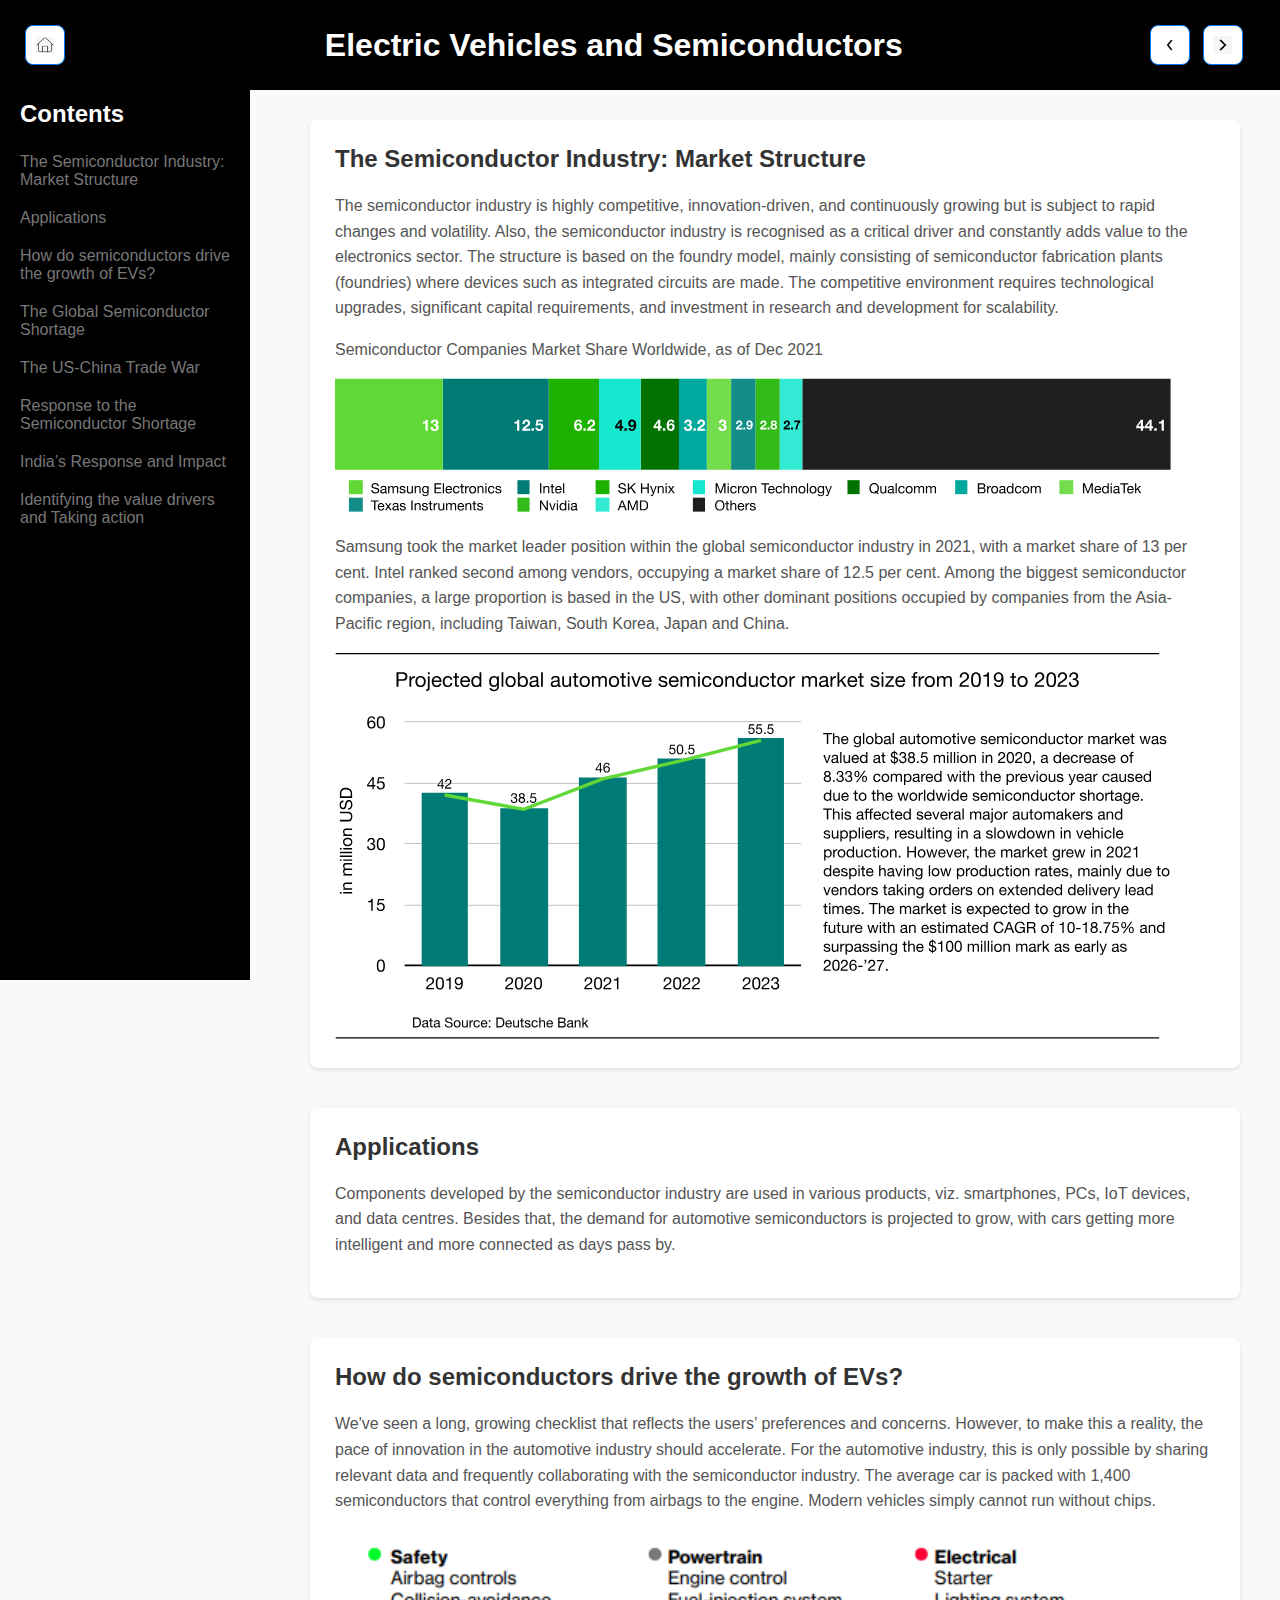
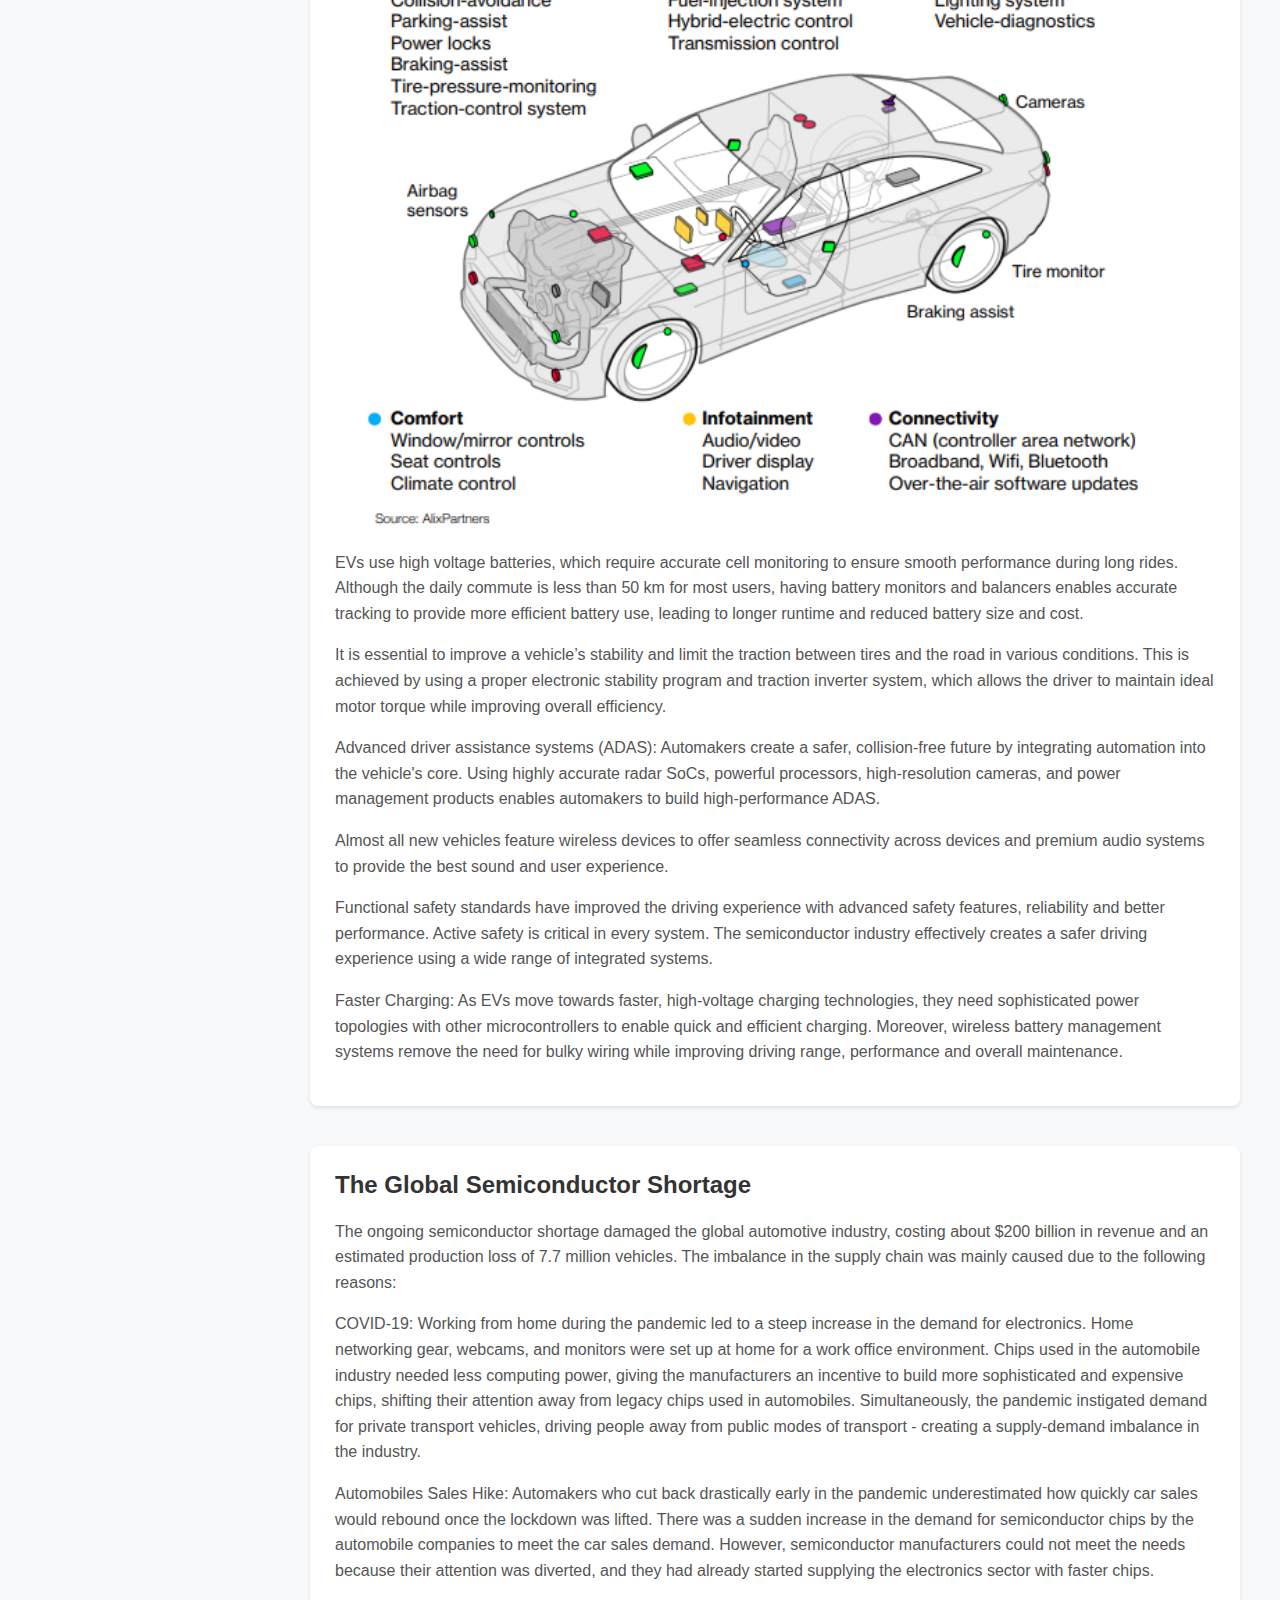
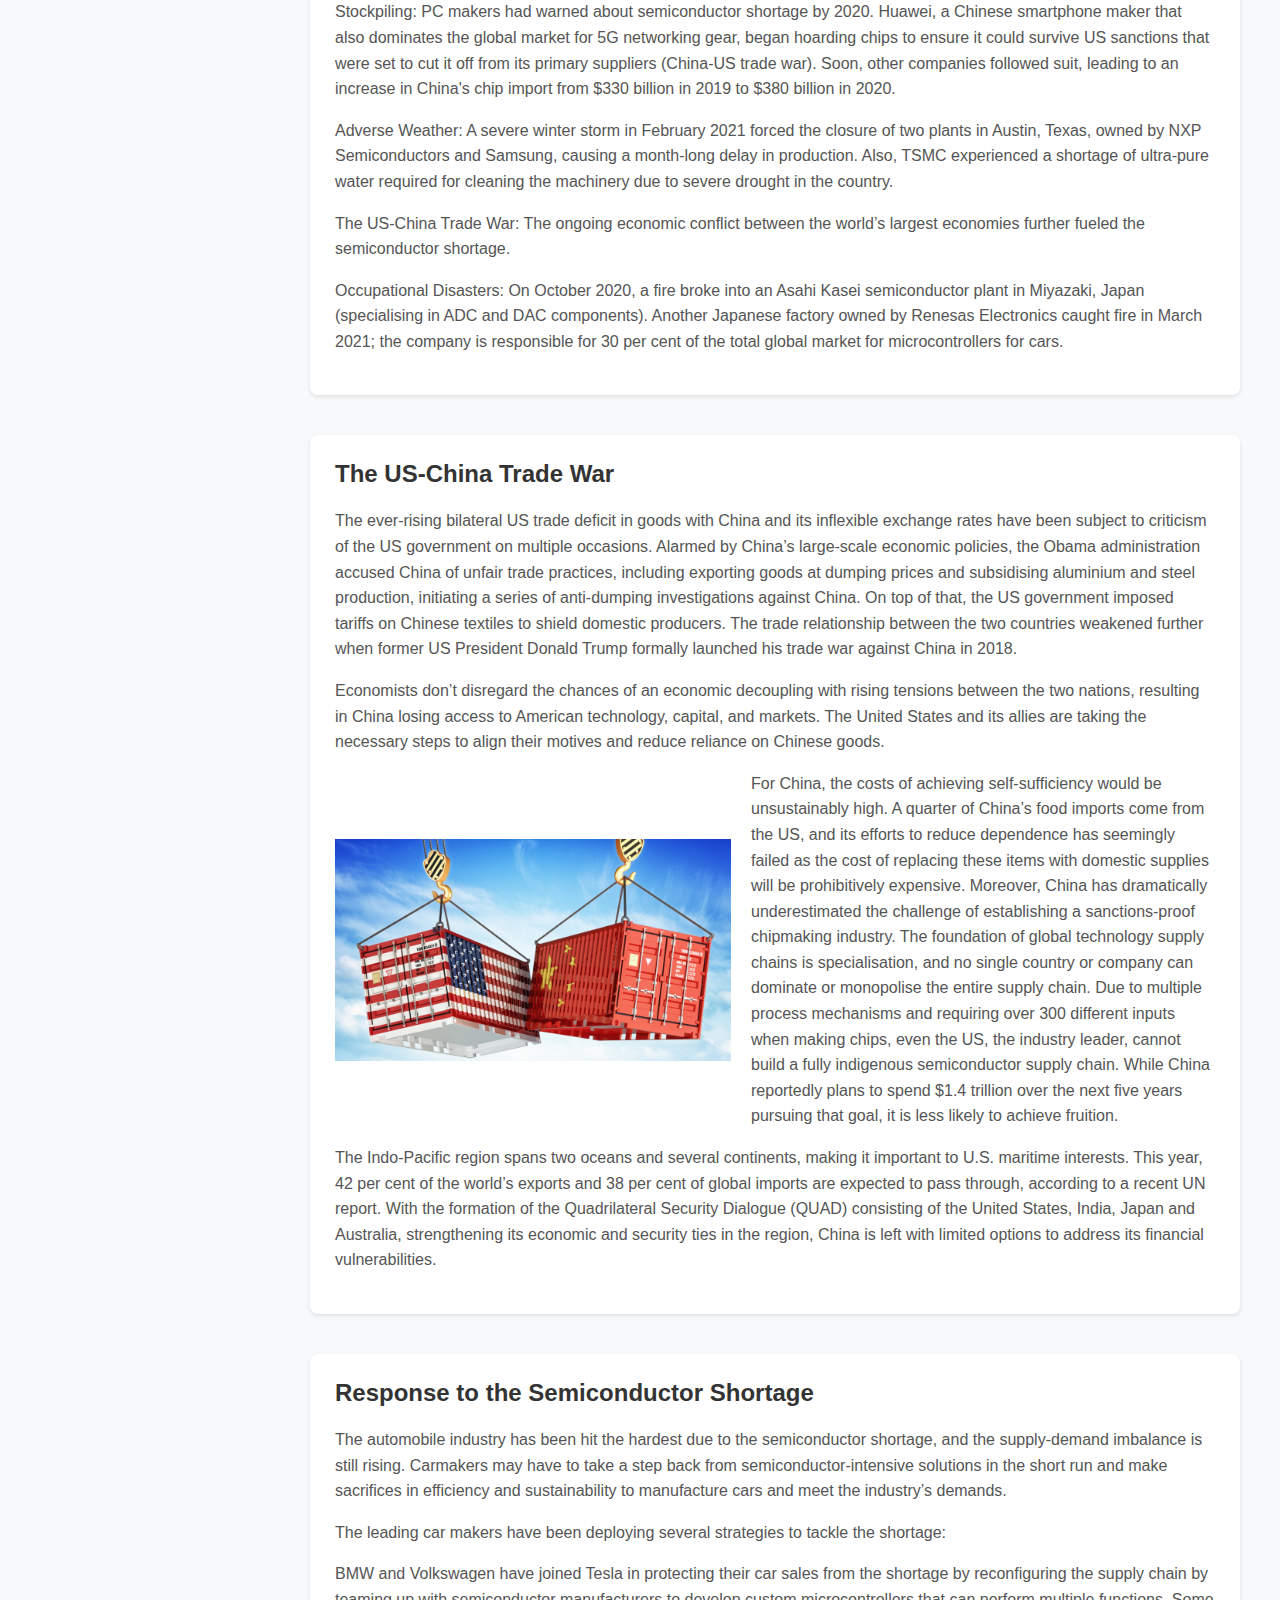
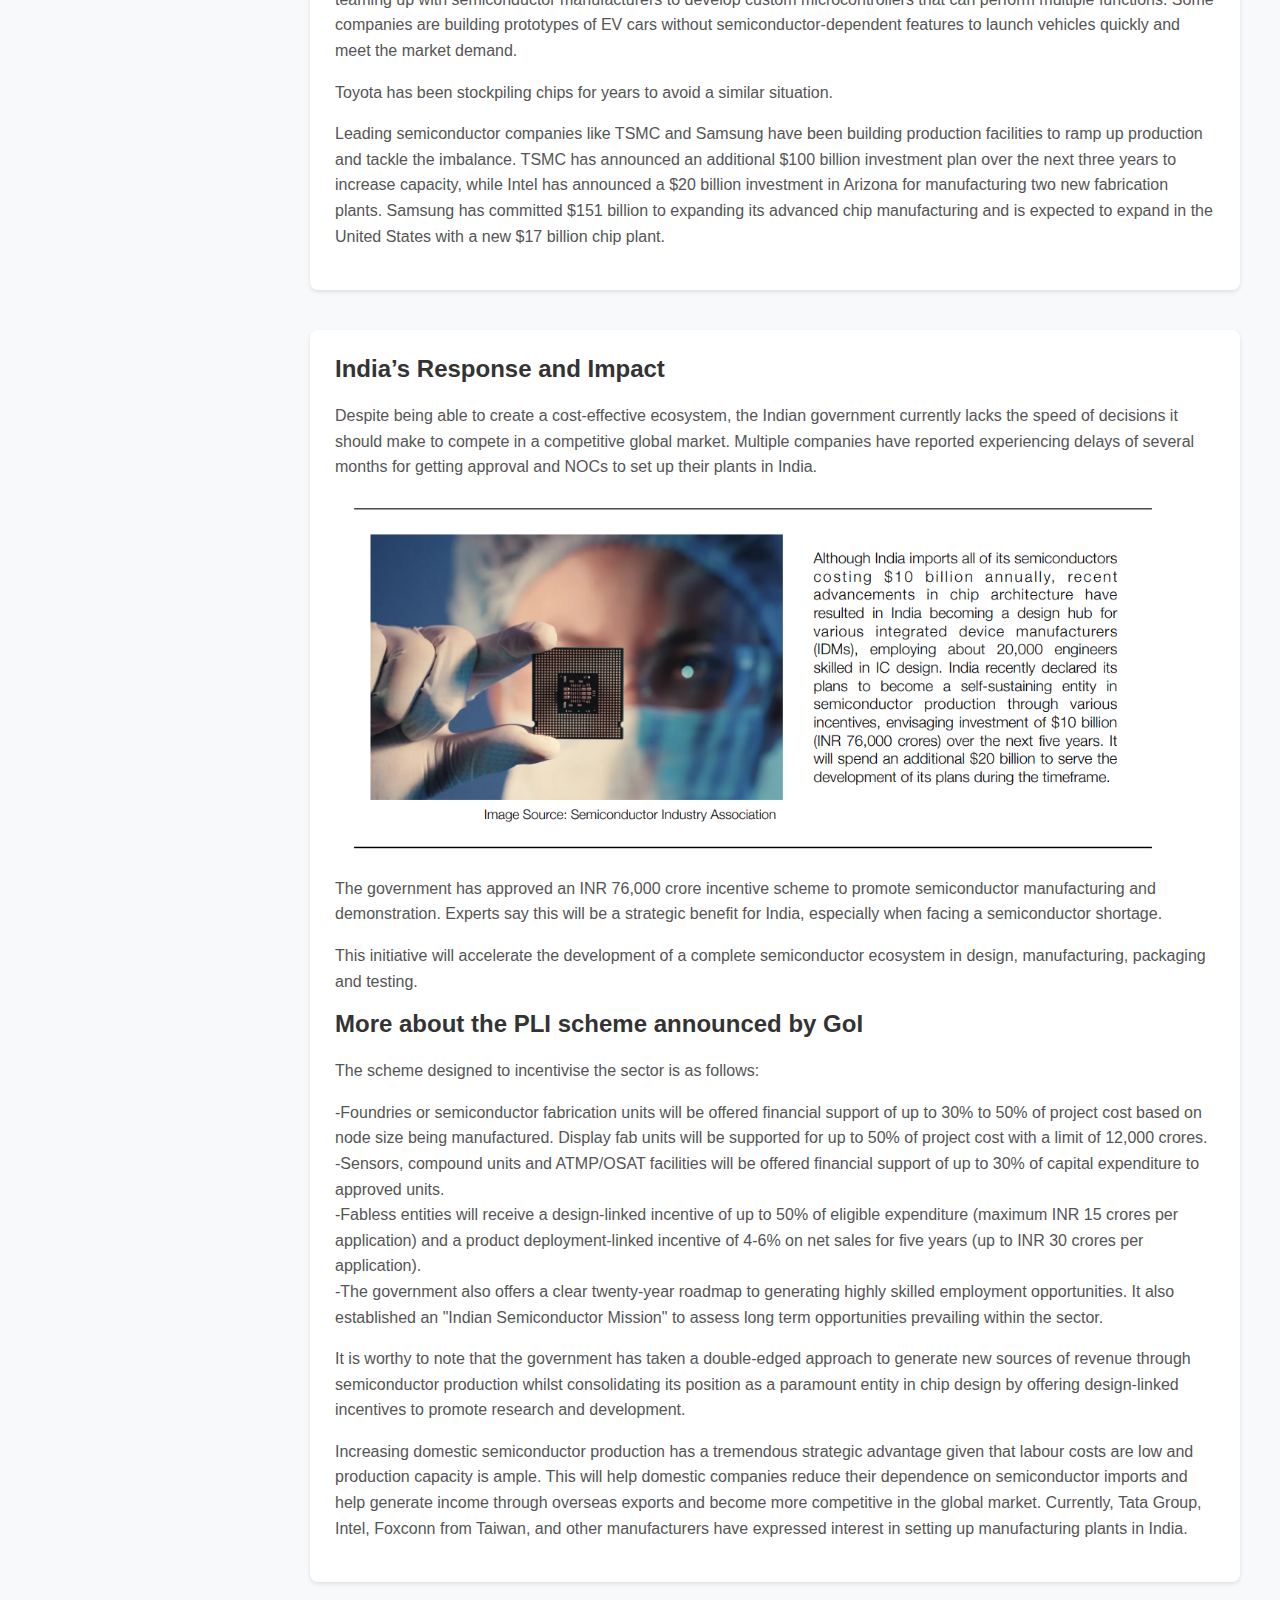
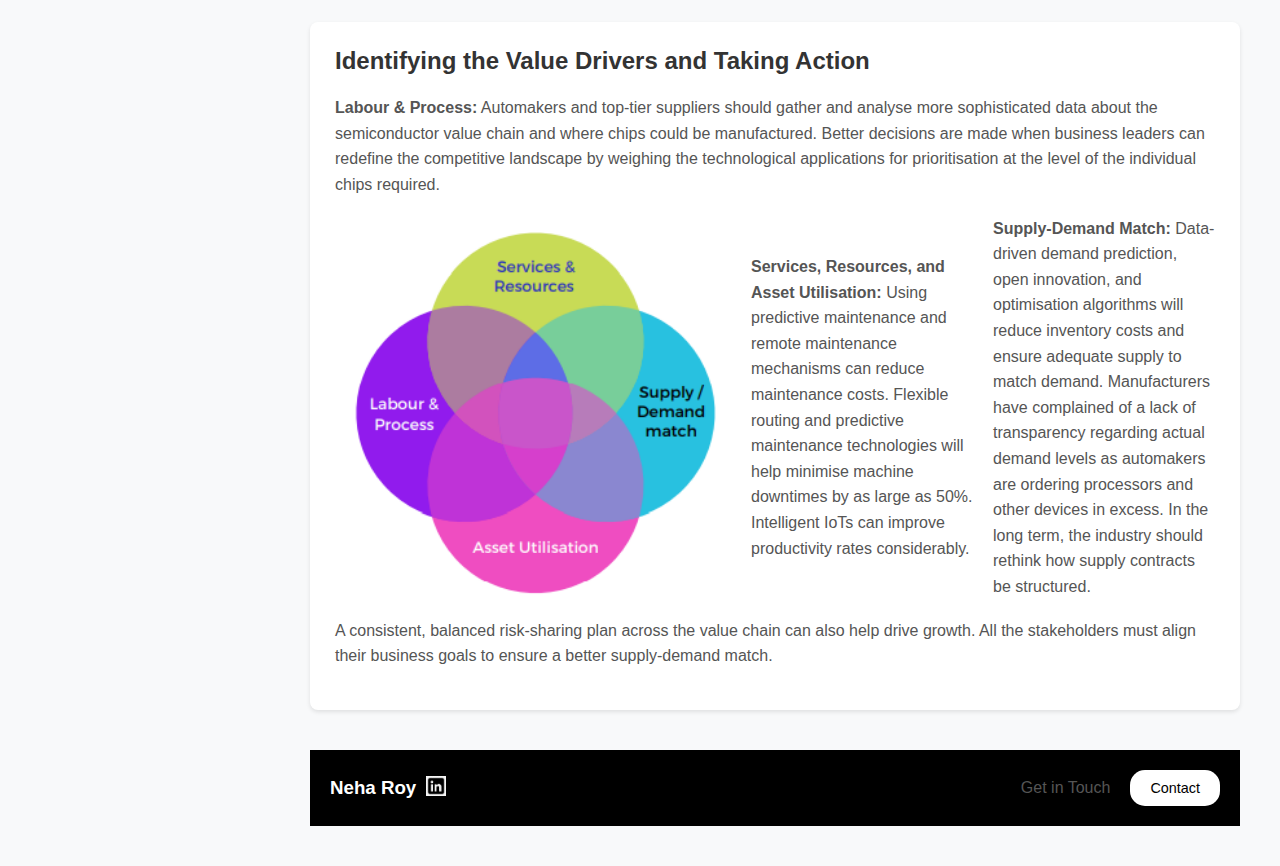
<file: article2.html>
<!DOCTYPE html>
<html lang="en">
  <head>
    <meta charset="UTF-8" />
    <meta name="viewport" content="width=device-width, initial-scale=1.0" />
    <title>Semiconductors & EVs — Analysis by Neha Roy</title>
    <link rel="stylesheet" href="article1.css" />
    <!-- Link to the CSS file -->
  </head>
  <body>
    <header>
      <a href="index.html" class="nav-button">
        <img src="home.png" alt="Home" />
      </a>
      <h1>Electric Vehicles and Semiconductors</h1>
      <a href="article1.html" class="nav-button">
        <img src="arrow-ios-back.svg" alt="Back" />
      </a>
      <a href="article3.html" class="nav-button">
        <img src="images-4.png" alt="Next" />
      </a>
    </header>

    <div class="sidebar">
      <h2>Contents</h2>
      <ul>
        <li>
          <a href="article2.html#market-structure"
            >The Semiconductor Industry: Market Structure</a
          >
        </li>
        <li><a href="article2.html#applications">Applications</a></li>
        <li>
          <a href="article2.html#growth-evs"
            >How do semiconductors drive the growth of EVs?</a
          >
        </li>
        <li>
          <a href="article2.html#global-shortage">The Global Semiconductor Shortage</a>
        </li>
        <li><a href="article2.html#us-china-trade-war">The US-China Trade War</a></li>
        <li>
          <a href="article2.html#response-shortage"
            >Response to the Semiconductor Shortage</a
          >
        </li>
        <li><a href="article2.html#india-response">India’s Response and Impact</a></li>
        <li>
          <a href="article2.html#value-drivers"
            >Identifying the value drivers and Taking action</a
          >
        </li>
      </ul>
    </div>

    <div class="content">
      <main>
        <section id="market-structure">
          <h2>The Semiconductor Industry: Market Structure</h2>
          <p>
            The semiconductor industry is highly competitive, innovation-driven,
            and continuously growing but is subject to rapid changes and
            volatility. Also, the semiconductor industry is recognised as a
            critical driver and constantly adds value to the electronics sector.
            The structure is based on the foundry model, mainly consisting of
            semiconductor fabrication plants (foundries) where devices such as
            integrated circuits are made. The competitive environment requires
            technological upgrades, significant capital requirements, and
            investment in research and development for scalability.
          </p>
          <p>Semiconductor Companies Market Share Worldwide, as of Dec 2021</p>
          <img src="bargraph.svg" alt="Electric Car" width="95%" height="40%" />

          <p>
            Samsung took the market leader position within the global
            semiconductor industry in 2021, with a market share of 13 per cent.
            Intel ranked second among vendors, occupying a market share of 12.5
            per cent. Among the biggest semiconductor companies, a large
            proportion is based in the US, with other dominant positions
            occupied by companies from the Asia-Pacific region, including
            Taiwan, South Korea, Japan and China.
          </p>
          <img src="graph.svg" alt="Electric Car" width="95%" height="40%" />
        </section>

        <section id="applications">
          <h2>Applications</h2>
          <p>
            Components developed by the semiconductor industry are used in
            various products, viz. smartphones, PCs, IoT devices, and data
            centres. Besides that, the demand for automotive semiconductors is
            projected to grow, with cars getting more intelligent and more
            connected as days pass by.
          </p>
        </section>

        <section id="growth-evs">
          <h2>How do semiconductors drive the growth of EVs?</h2>
          <p>
            We've seen a long, growing checklist that reflects the users’
            preferences and concerns. However, to make this a reality, the pace
            of innovation in the automotive industry should accelerate. For the
            automotive industry, this is only possible by sharing relevant data
            and frequently collaborating with the semiconductor industry. The
            average car is packed with 1,400 semiconductors that control
            everything from airbags to the engine. Modern vehicles simply cannot
            run without chips.
          </p>
          <img src="cara.png" alt="Electric Car" width="95%" height="30%" />

          <p>
            EVs use high voltage batteries, which require accurate cell
            monitoring to ensure smooth performance during long rides. Although
            the daily commute is less than 50 km for most users, having battery
            monitors and balancers enables accurate tracking to provide more
            efficient battery use, leading to longer runtime and reduced battery
            size and cost.
          </p>

          <p>
            It is essential to improve a vehicle’s stability and limit the
            traction between tires and the road in various conditions. This is
            achieved by using a proper electronic stability program and traction
            inverter system, which allows the driver to maintain ideal motor
            torque while improving overall efficiency.
          </p>

          <p>
            Advanced driver assistance systems (ADAS): Automakers create a
            safer, collision-free future by integrating automation into the
            vehicle's core. Using highly accurate radar SoCs, powerful
            processors, high-resolution cameras, and power management products
            enables automakers to build high-performance ADAS.
          </p>

          <p>
            Almost all new vehicles feature wireless devices to offer seamless
            connectivity across devices and premium audio systems to provide the
            best sound and user experience.
          </p>

          <p>
            Functional safety standards have improved the driving experience
            with advanced safety features, reliability and better performance.
            Active safety is critical in every system. The semiconductor
            industry effectively creates a safer driving experience using a wide
            range of integrated systems.
          </p>

          <p>
            Faster Charging: As EVs move towards faster, high-voltage charging
            technologies, they need sophisticated power topologies with other
            microcontrollers to enable quick and efficient charging. Moreover,
            wireless battery management systems remove the need for bulky wiring
            while improving driving range, performance and overall maintenance.
          </p>
        </section>

        <section id="global-shortage">
          <h2>The Global Semiconductor Shortage</h2>
          <p>
            The ongoing semiconductor shortage damaged the global automotive
            industry, costing about $200 billion in revenue and an estimated
            production loss of 7.7 million vehicles. The imbalance in the supply
            chain was mainly caused due to the following reasons:
          </p>

          <p>
            COVID-19: Working from home during the pandemic led to a steep
            increase in the demand for electronics. Home networking gear,
            webcams, and monitors were set up at home for a work office
            environment. Chips used in the automobile industry needed less
            computing power, giving the manufacturers an incentive to build more
            sophisticated and expensive chips, shifting their attention away
            from legacy chips used in automobiles. Simultaneously, the pandemic
            instigated demand for private transport vehicles, driving people
            away from public modes of transport - creating a supply-demand
            imbalance in the industry.
          </p>

          <p>
            Automobiles Sales Hike: Automakers who cut back drastically early in
            the pandemic underestimated how quickly car sales would rebound once
            the lockdown was lifted. There was a sudden increase in the demand
            for semiconductor chips by the automobile companies to meet the car
            sales demand. However, semiconductor manufacturers could not meet
            the needs because their attention was diverted, and they had already
            started supplying the electronics sector with faster chips.
          </p>

          <p>
            Stockpiling: PC makers had warned about semiconductor shortage by
            2020. Huawei, a Chinese smartphone maker that also dominates the
            global market for 5G networking gear, began hoarding chips to ensure
            it could survive US sanctions that were set to cut it off from its
            primary suppliers (China-US trade war). Soon, other companies
            followed suit, leading to an increase in China's chip import from
            $330 billion in 2019 to $380 billion in 2020.
          </p>

          <p>
            Adverse Weather: A severe winter storm in February 2021 forced the
            closure of two plants in Austin, Texas, owned by NXP Semiconductors
            and Samsung, causing a month-long delay in production. Also, TSMC
            experienced a shortage of ultra-pure water required for cleaning the
            machinery due to severe drought in the country.
          </p>

          <p>
            The US-China Trade War: The ongoing economic conflict between the
            world’s largest economies further fueled the semiconductor shortage.
          </p>

          <p>
            Occupational Disasters: On October 2020, a fire broke into an Asahi
            Kasei semiconductor plant in Miyazaki, Japan (specialising in ADC
            and DAC components). Another Japanese factory owned by Renesas
            Electronics caught fire in March 2021; the company is responsible
            for 30 per cent of the total global market for microcontrollers for
            cars.
          </p>
        </section>

        <section id="us-china-trade-war">
          <h2>The US-China Trade War</h2>
          <p>
            The ever-rising bilateral US trade deficit in goods with China and
            its inflexible exchange rates have been subject to criticism of the
            US government on multiple occasions. Alarmed by China’s large-scale
            economic policies, the Obama administration accused China of unfair
            trade practices, including exporting goods at dumping prices and
            subsidising aluminium and steel production, initiating a series of
            anti-dumping investigations against China. On top of that, the US
            government imposed tariffs on Chinese textiles to shield domestic
            producers. The trade relationship between the two countries weakened
            further when former US President Donald Trump formally launched his
            trade war against China in 2018.
          </p>

          <p>
            Economists don’t disregard the chances of an economic decoupling
            with rising tensions between the two nations, resulting in China
            losing access to American technology, capital, and markets. The
            United States and its allies are taking the necessary steps to align
            their motives and reduce reliance on Chinese goods.
          </p>
          <div class="ev-container">
            <img src="war.jpg" alt="Electric Car" width="45%" height="30%" />
            <p>
              For China, the costs of achieving self-sufficiency would be
              unsustainably high. A quarter of China’s food imports come from
              the US, and its efforts to reduce dependence has seemingly failed
              as the cost of replacing these items with domestic supplies will
              be prohibitively expensive. Moreover, China has dramatically
              underestimated the challenge of establishing a sanctions-proof
              chipmaking industry. The foundation of global technology supply
              chains is specialisation, and no single country or company can
              dominate or monopolise the entire supply chain. Due to multiple
              process mechanisms and requiring over 300 different inputs when
              making chips, even the US, the industry leader, cannot build a
              fully indigenous semiconductor supply chain. While China
              reportedly plans to spend $1.4 trillion over the next five years
              pursuing that goal, it is less likely to achieve fruition.
            </p>
          </div>

          <p>
            The Indo-Pacific region spans two oceans and several continents,
            making it important to U.S. maritime interests. This year, 42 per
            cent of the world’s exports and 38 per cent of global imports are
            expected to pass through, according to a recent UN report. With the
            formation of the Quadrilateral Security Dialogue (QUAD) consisting
            of the United States, India, Japan and Australia, strengthening its
            economic and security ties in the region, China is left with limited
            options to address its financial vulnerabilities.
          </p>
        </section>

        <section id="response-shortage">
          <h2>Response to the Semiconductor Shortage</h2>
          <p>
            The automobile industry has been hit the hardest due to the
            semiconductor shortage, and the supply-demand imbalance is still
            rising. Carmakers may have to take a step back from
            semiconductor-intensive solutions in the short run and make
            sacrifices in efficiency and sustainability to manufacture cars and
            meet the industry’s demands.
          </p>

          <p>
            The leading car makers have been deploying several strategies to
            tackle the shortage:
          </p>

          <p>
            BMW and Volkswagen have joined Tesla in protecting their car sales
            from the shortage by reconfiguring the supply chain by teaming up
            with semiconductor manufacturers to develop custom microcontrollers
            that can perform multiple functions. Some companies are building
            prototypes of EV cars without semiconductor-dependent features to
            launch vehicles quickly and meet the market demand.
          </p>

          <p>
            Toyota has been stockpiling chips for years to avoid a similar
            situation.
          </p>

          <p>
            Leading semiconductor companies like TSMC and Samsung have been
            building production facilities to ramp up production and tackle the
            imbalance. TSMC has announced an additional $100 billion investment
            plan over the next three years to increase capacity, while Intel has
            announced a $20 billion investment in Arizona for manufacturing two
            new fabrication plants. Samsung has committed $151 billion to
            expanding its advanced chip manufacturing and is expected to expand
            in the United States with a new $17 billion chip plant.
          </p>
        </section>

        <section id="india-response">
          <h2>India’s Response and Impact</h2>
          <p>
            Despite being able to create a cost-effective ecosystem, the Indian
            government currently lacks the speed of decisions it should make to
            compete in a competitive global market. Multiple companies have
            reported experiencing delays of several months for getting approval
            and NOCs to set up their plants in India.
          </p>
          <img src="chip.png" alt="Electric Car" width="95%" height="40%" />
          <p>
            The government has approved an INR 76,000 crore incentive scheme to
            promote semiconductor manufacturing and demonstration. Experts say
            this will be a strategic benefit for India, especially when facing a
            semiconductor shortage.
          </p>

          <p>
            This initiative will accelerate the development of a complete
            semiconductor ecosystem in design, manufacturing, packaging and
            testing.
          </p>
          <h2>More about the PLI scheme announced by GoI</h2>
          <p>The scheme designed to incentivise the sector is as follows:</p>
          <p>
            -Foundries or semiconductor fabrication units will be offered
            financial support of up to 30% to 50% of project cost based on node
            size being manufactured. Display fab units will be supported for up
            to 50% of project cost with a limit of 12,000 crores.<br />
            -Sensors, compound units and ATMP/OSAT facilities will be offered
            financial support of up to 30% of capital expenditure to approved
            units.<br />
            -Fabless entities will receive a design-linked incentive of up to
            50% of eligible expenditure (maximum INR 15 crores per application)
            and a product deployment-linked incentive of 4-6% on net sales for
            five years (up to INR 30 crores per application).<br />
            -The government also offers a clear twenty-year roadmap to
            generating highly skilled employment opportunities. It also
            established an "Indian Semiconductor Mission" to assess long term
            opportunities prevailing within the sector.
          </p>

          <p>
            It is worthy to note that the government has taken a double-edged
            approach to generate new sources of revenue through semiconductor
            production whilst consolidating its position as a paramount entity
            in chip design by offering design-linked incentives to promote
            research and development.
          </p>

          <p>
            Increasing domestic semiconductor production has a tremendous
            strategic advantage given that labour costs are low and production
            capacity is ample. This will help domestic companies reduce their
            dependence on semiconductor imports and help generate income through
            overseas exports and become more competitive in the global market.
            Currently, Tata Group, Intel, Foxconn from Taiwan, and other
            manufacturers have expressed interest in setting up manufacturing
            plants in India.
          </p>
        </section>

        <section id="value-drivers">
          <h2>Identifying the Value Drivers and Taking Action</h2>
          <p>
            <strong>Labour & Process:</strong> Automakers and top-tier suppliers
            should gather and analyse more sophisticated data about the
            semiconductor value chain and where chips could be manufactured.
            Better decisions are made when business leaders can redefine the
            competitive landscape by weighing the technological applications for
            prioritisation at the level of the individual chips required.
          </p>
          <p></p>
          <div class="ev-container">
            <img src="circle.png" width="10%" height="10%" />
            <p>
              <strong>Services, Resources, and Asset Utilisation:</strong> Using
              predictive maintenance and remote maintenance mechanisms can
              reduce maintenance costs. Flexible routing and predictive
              maintenance technologies will help minimise machine downtimes by
              as large as 50%. Intelligent IoTs can improve productivity rates
              considerably.
            </p>

            <p>
              <strong>Supply-Demand Match:</strong> Data-driven demand
              prediction, open innovation, and optimisation algorithms will
              reduce inventory costs and ensure adequate supply to match demand.
              Manufacturers have complained of a lack of transparency regarding
              actual demand levels as automakers are ordering processors and
              other devices in excess. In the long term, the industry should
              rethink how supply contracts be structured.
            </p>
          </div>

          <p>
            A consistent, balanced risk-sharing plan across the value chain can
            also help drive growth. All the stakeholders must align their
            business goals to ensure a better supply-demand match.
          </p>
        </section>
        <footer>
          <div class="footer-left">
            <h3>Neha Roy</h3>
            <a href="https://www.linkedin.com/in/neha-roy-247aa827a/" target="_blank">
              <img
                src="png-transparent-linkedin-icon-linkedin-text-rectangle-logo-thumbnail.png"
                alt="LinkedIn"
                class="linkedin-icon"
              />
            </a>
          </div>
          <div class="ev-container">
            <p>Get in Touch</p>
            <button class="contact-button"onclick="window.location.href='mailto:r.neha@iitg.ac.in'">Contact</button>
          </div>
        </footer>
      </main>
      
    </div>
    </div>

  </body>
</html>
</file>
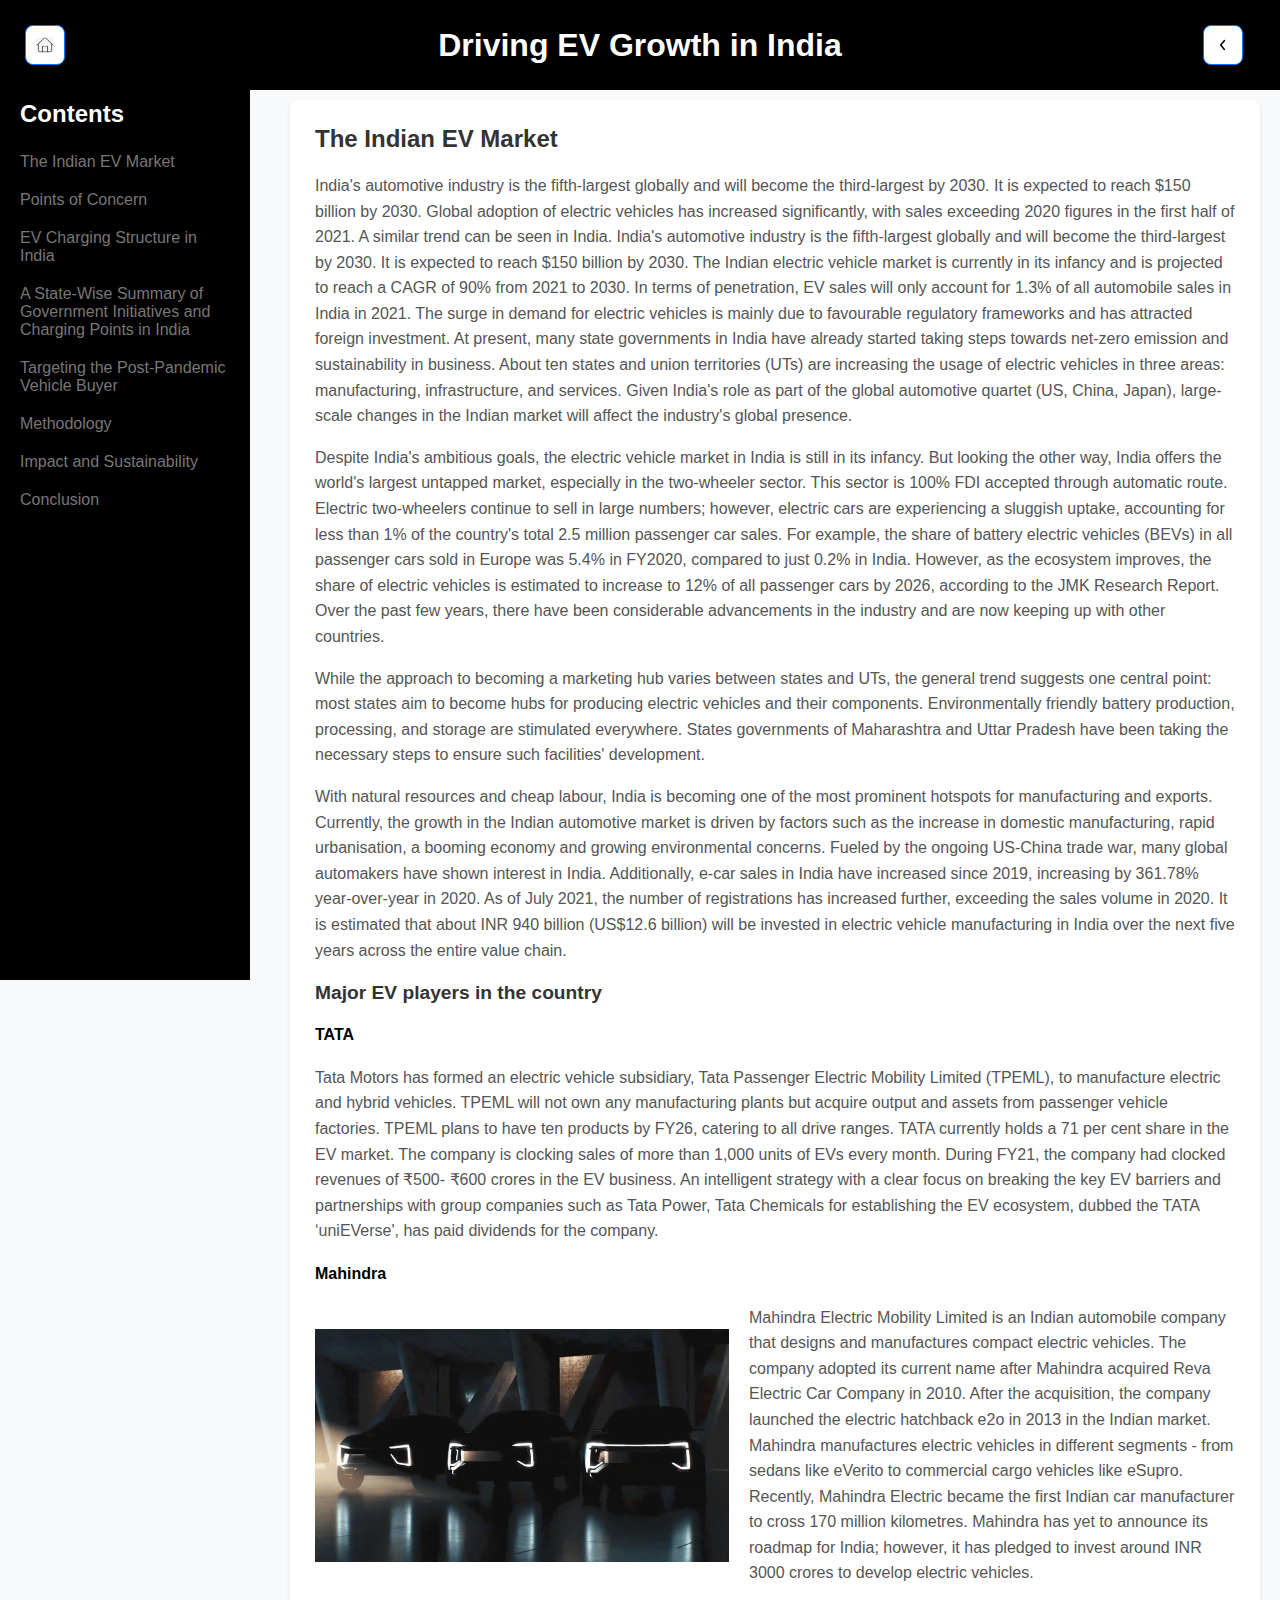
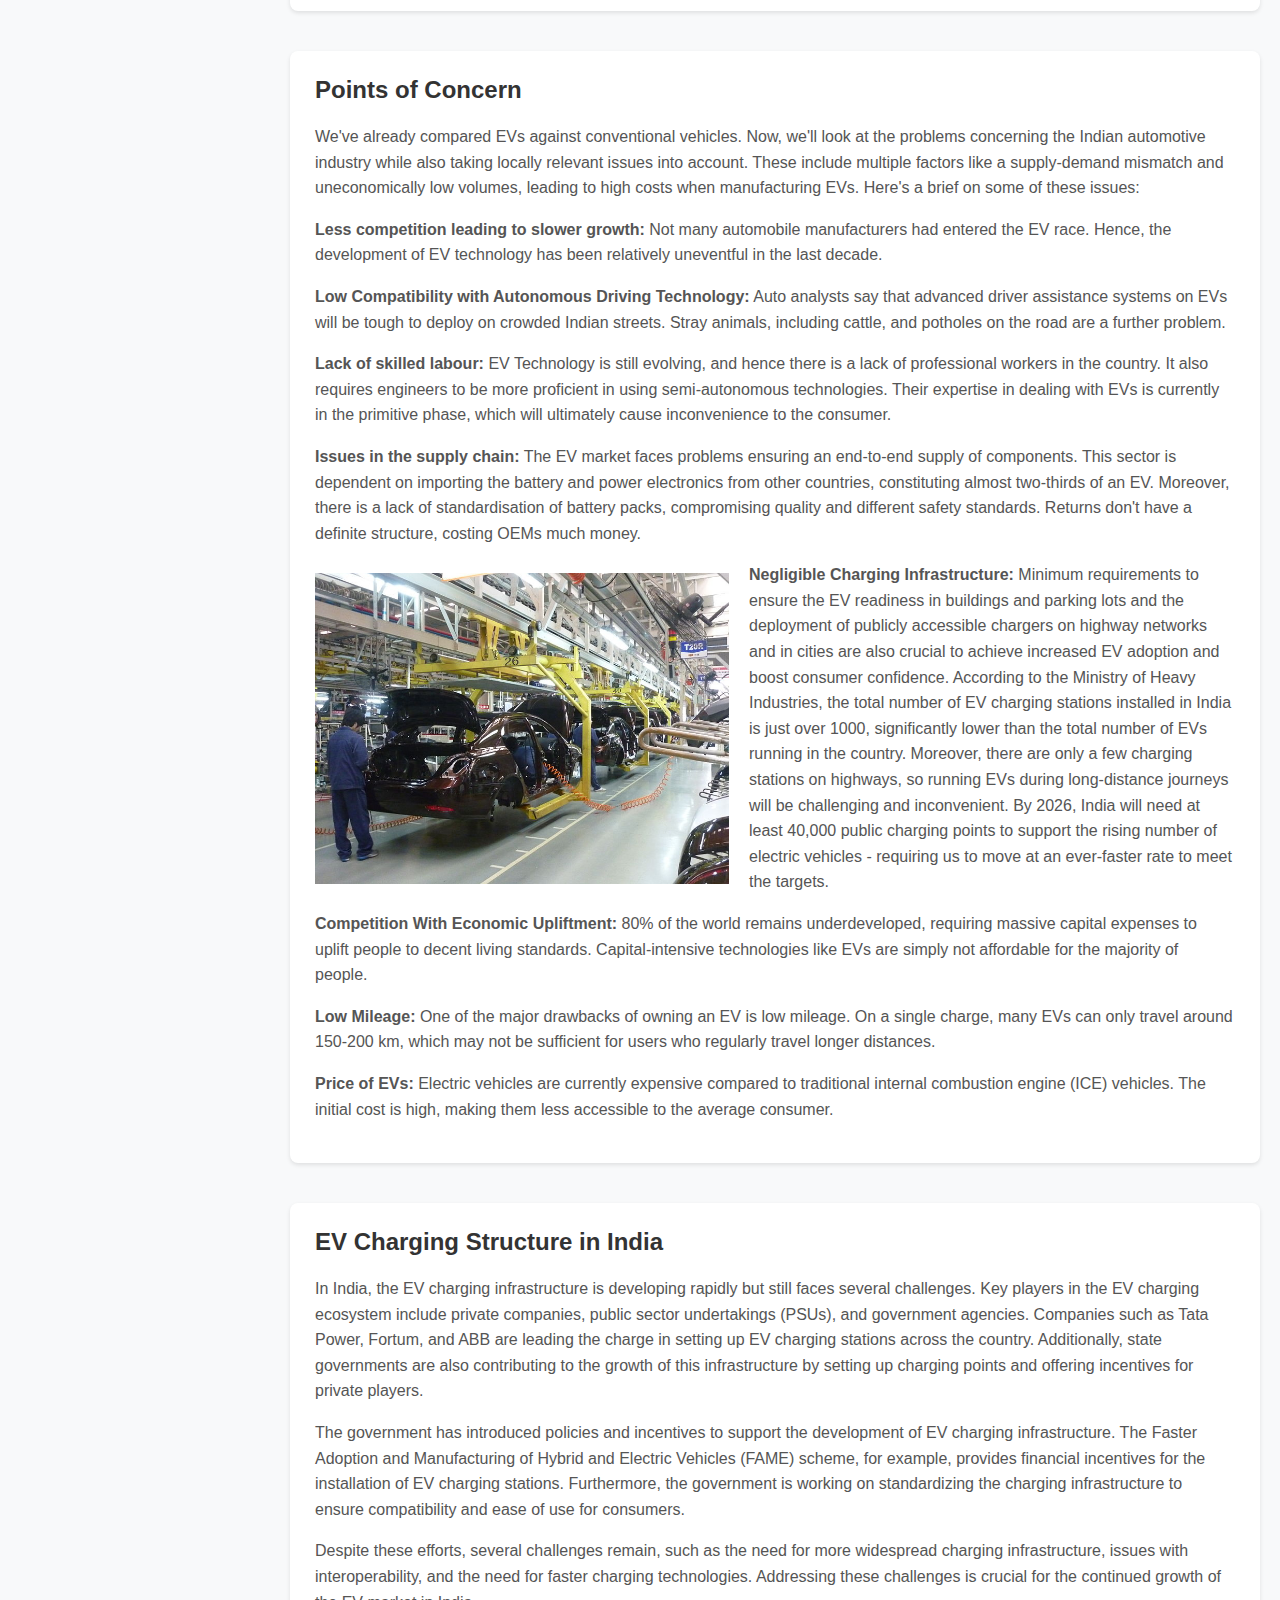
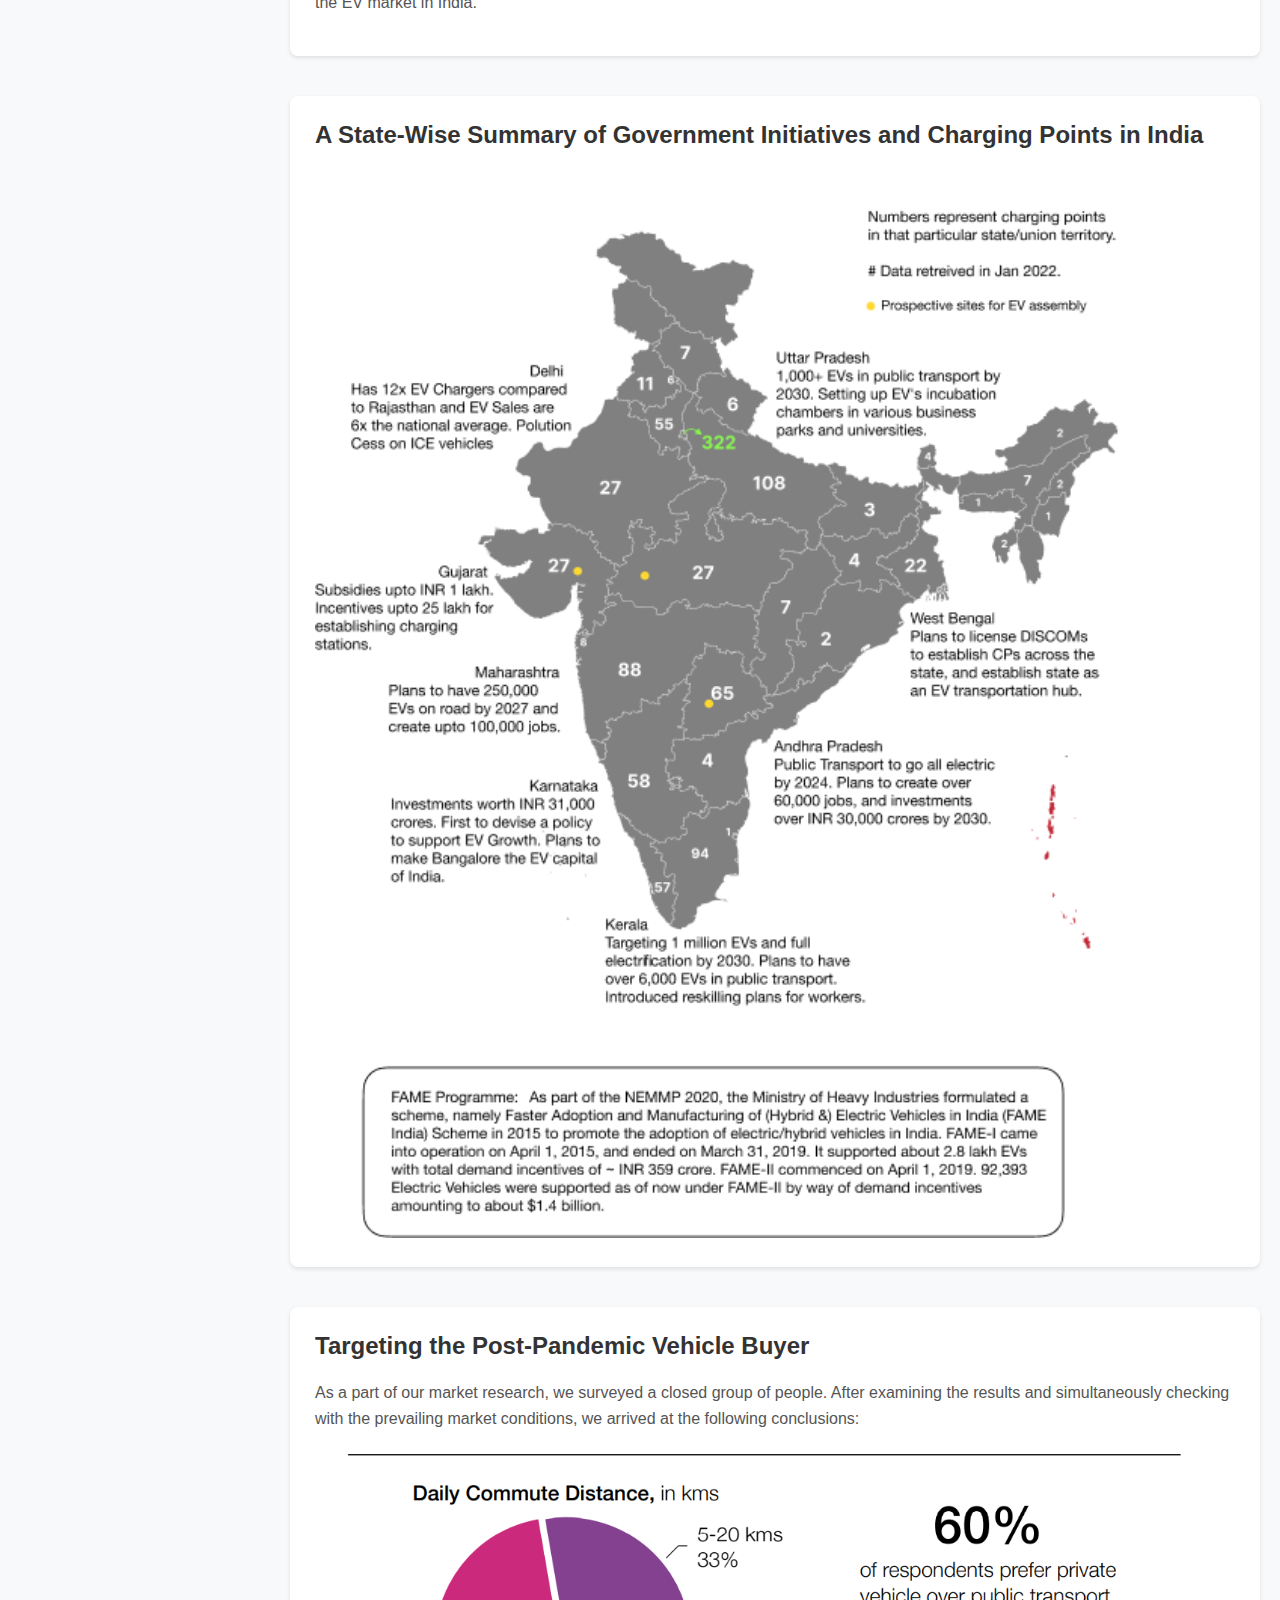
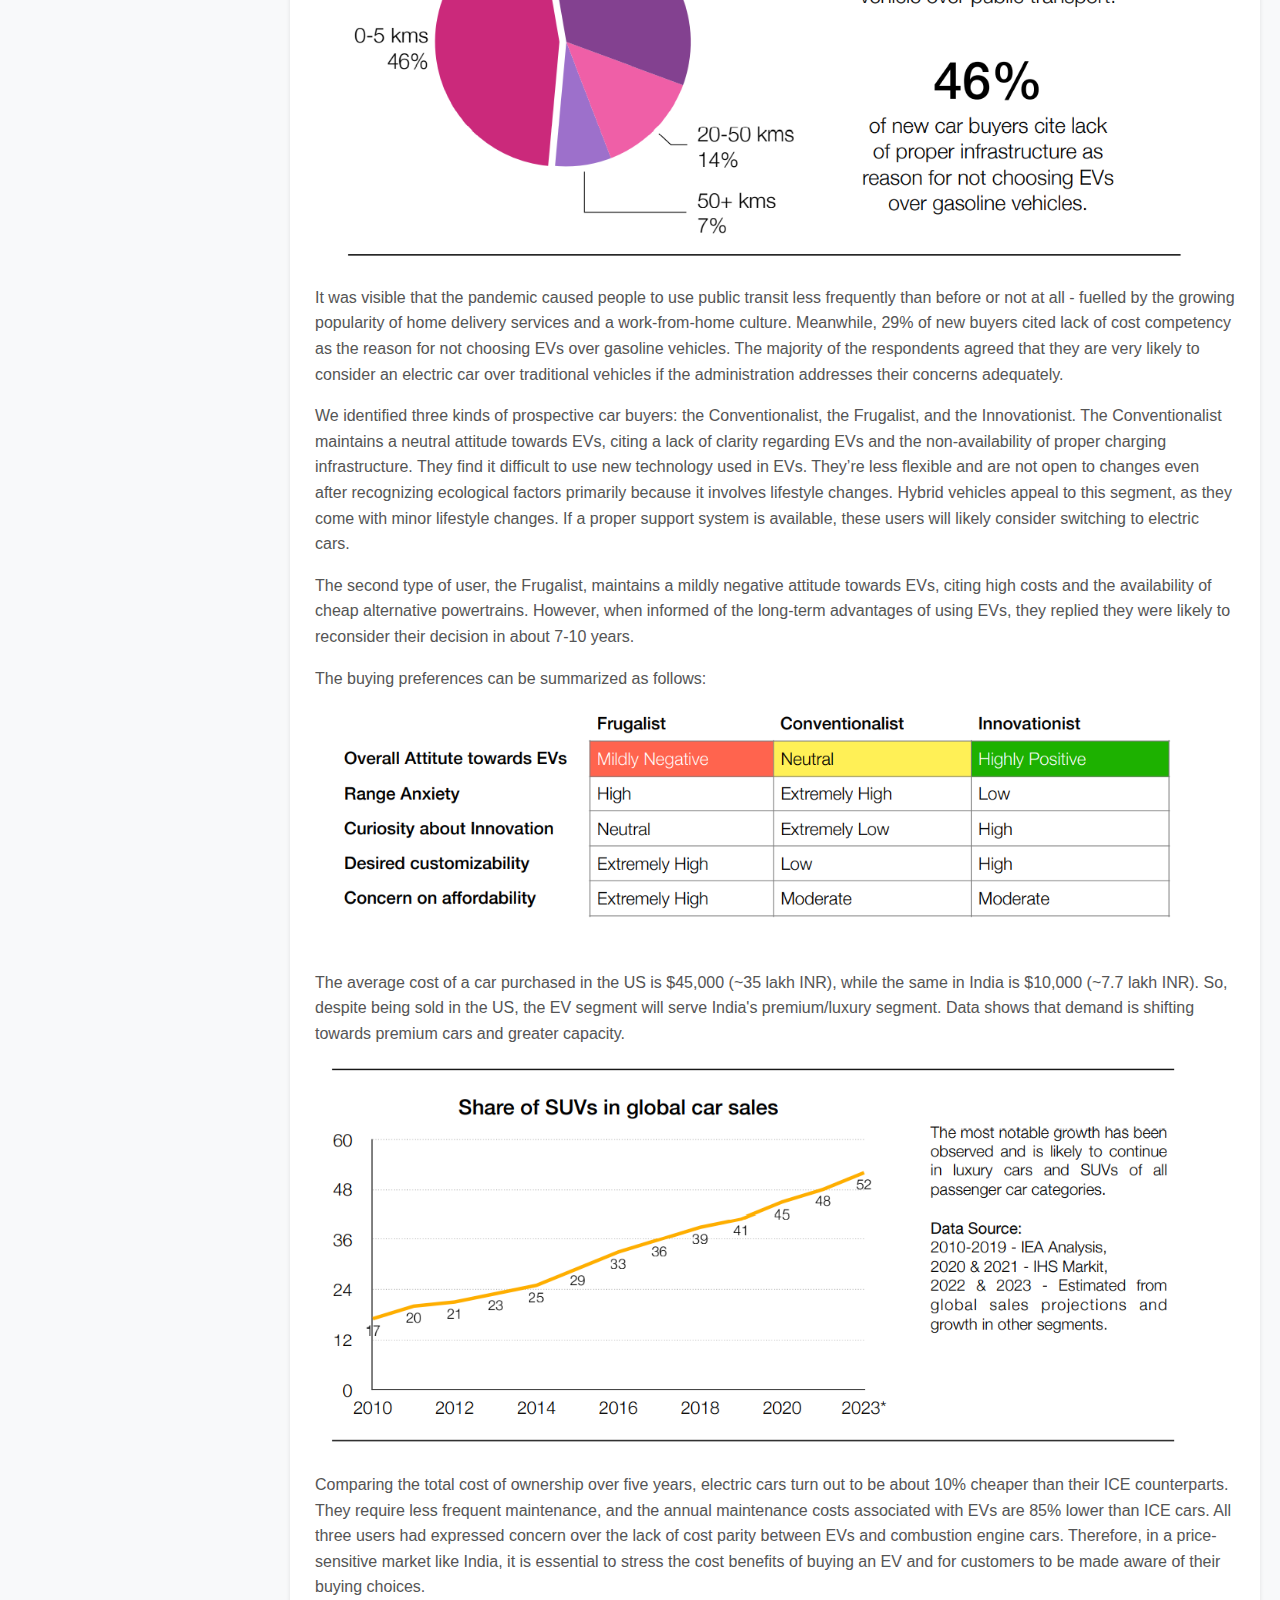
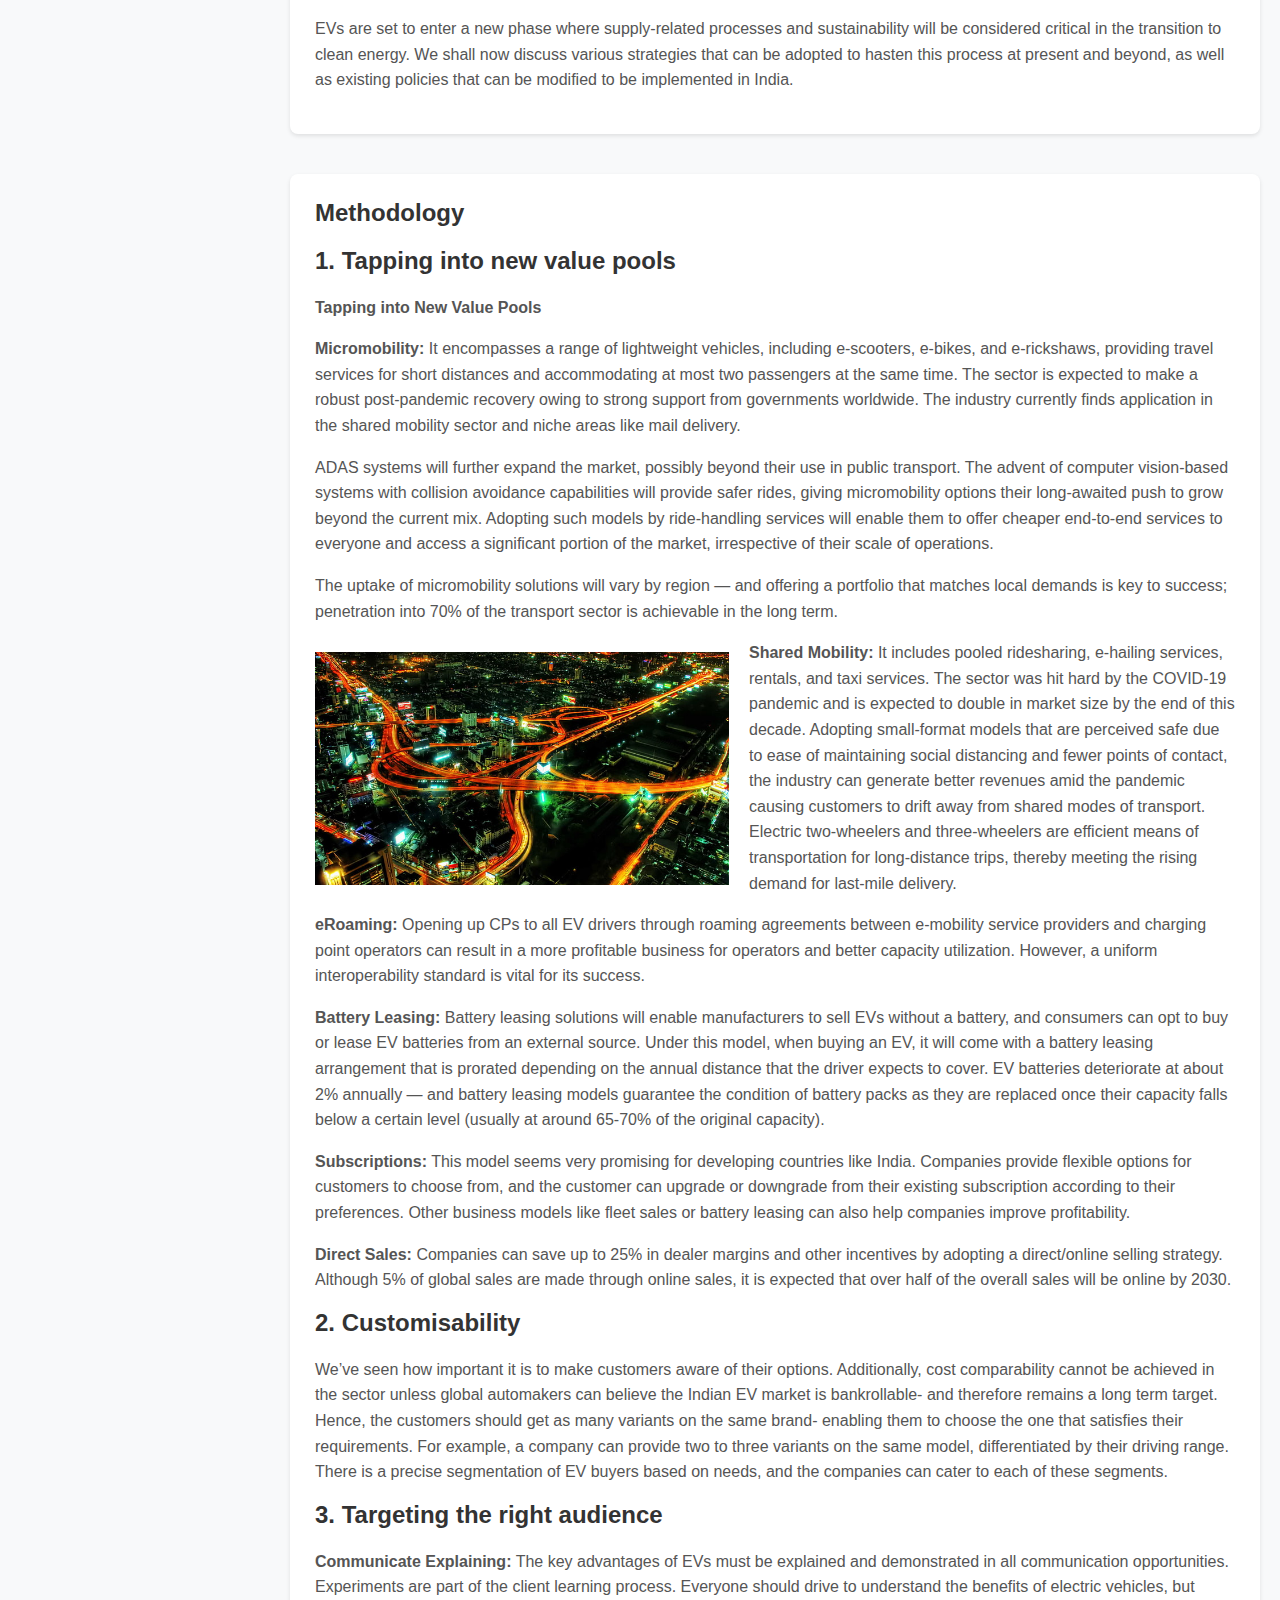
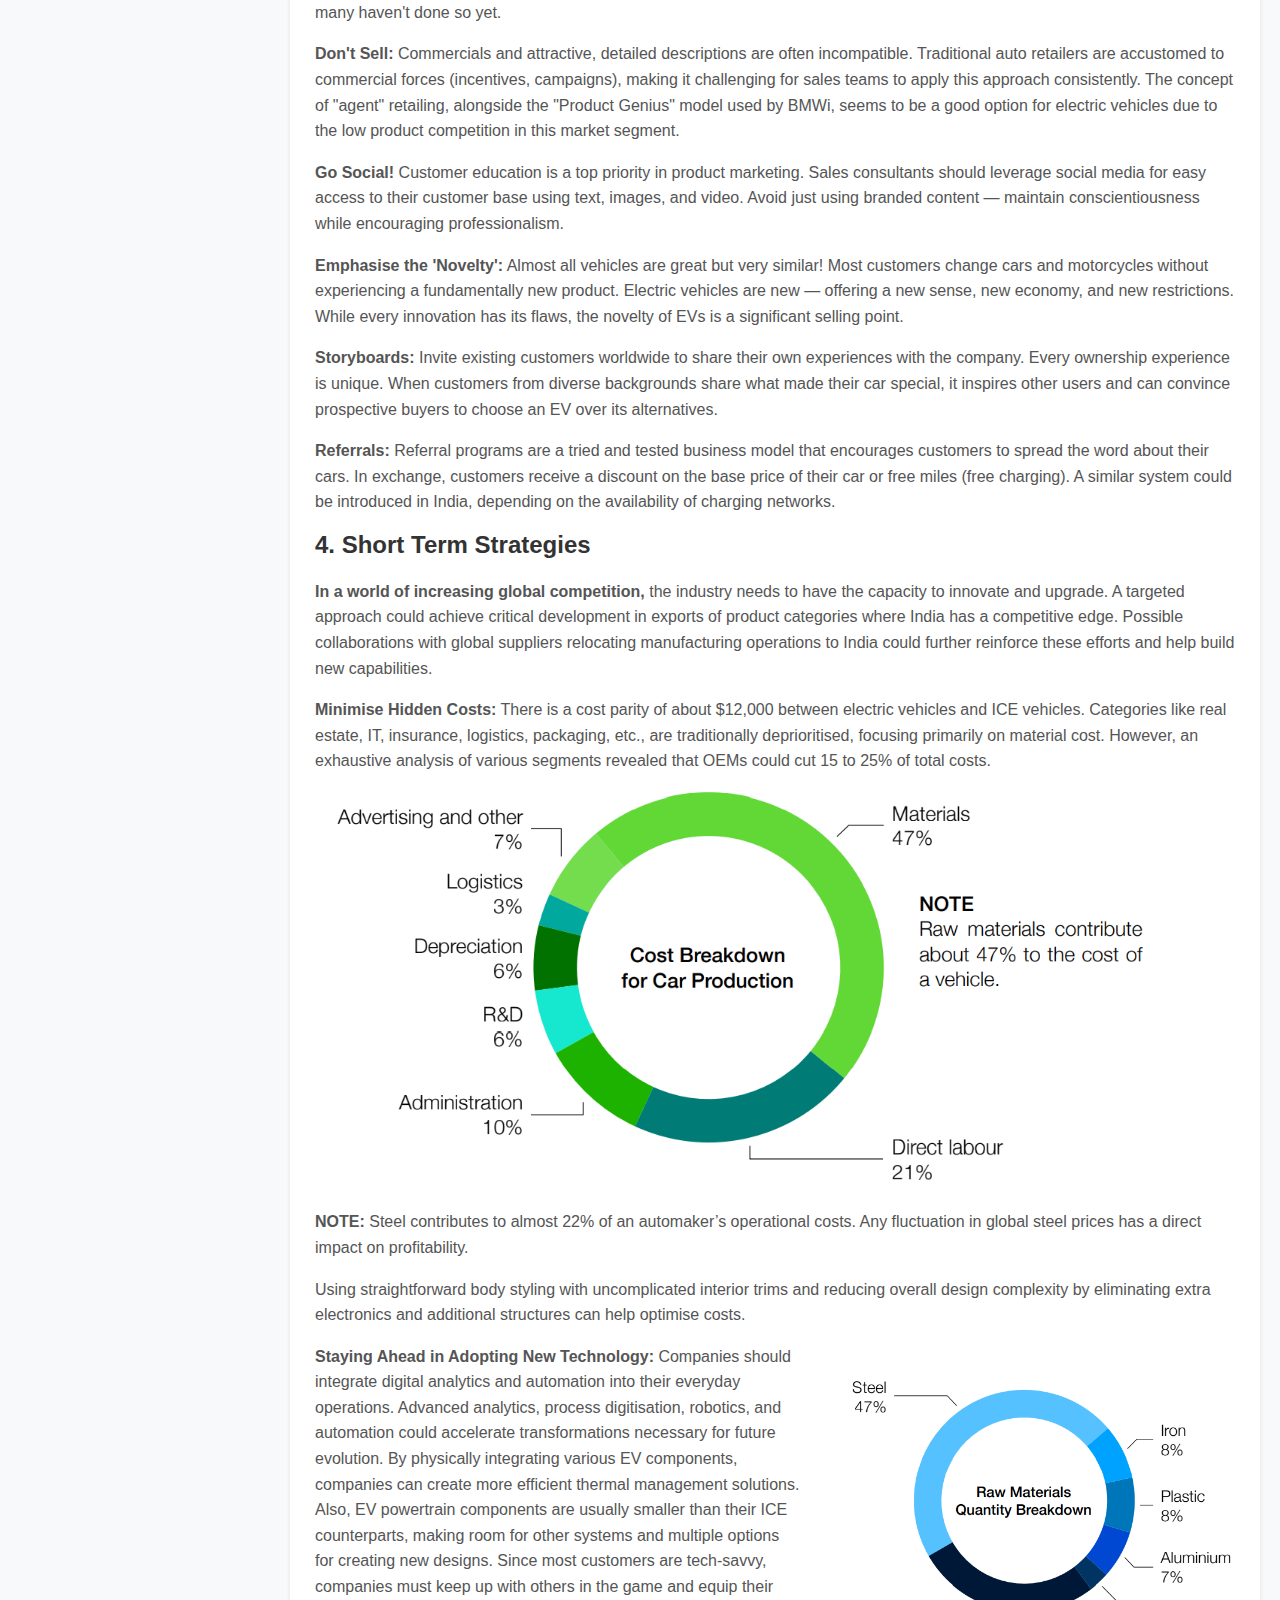
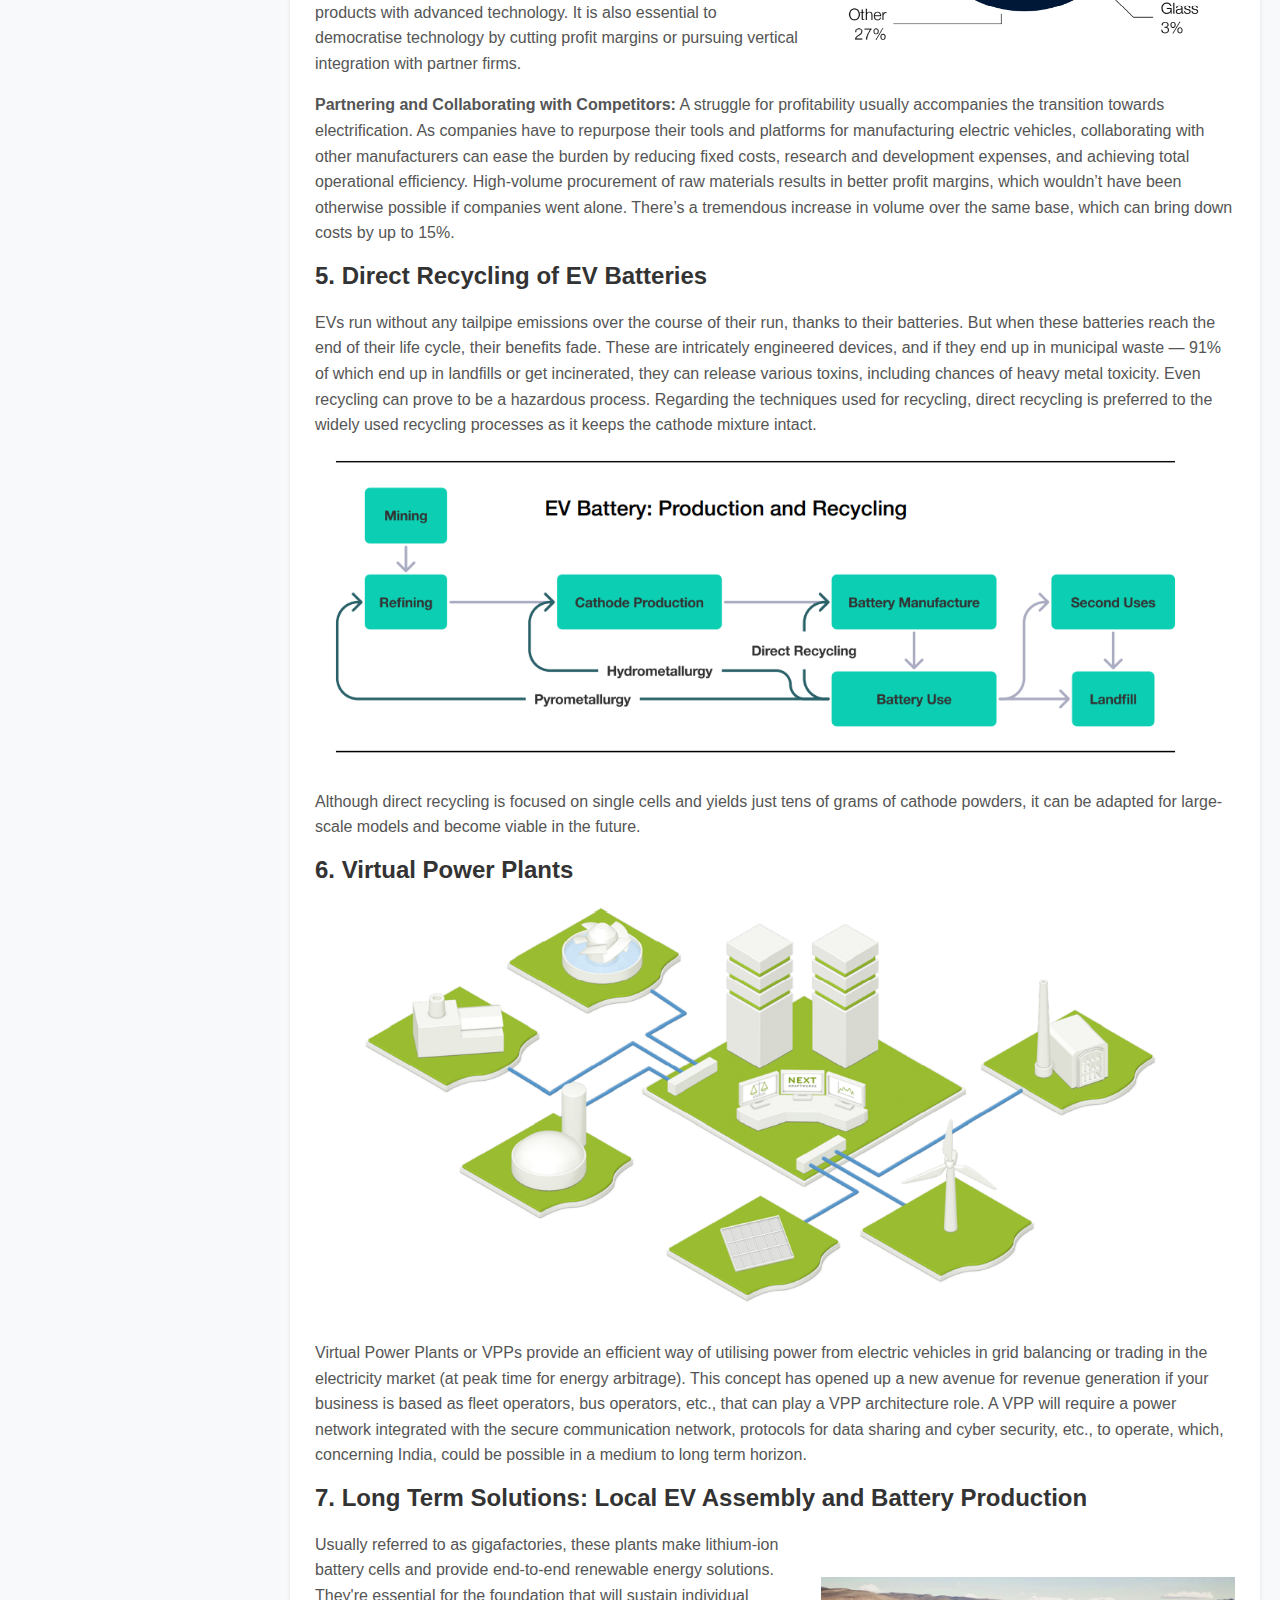
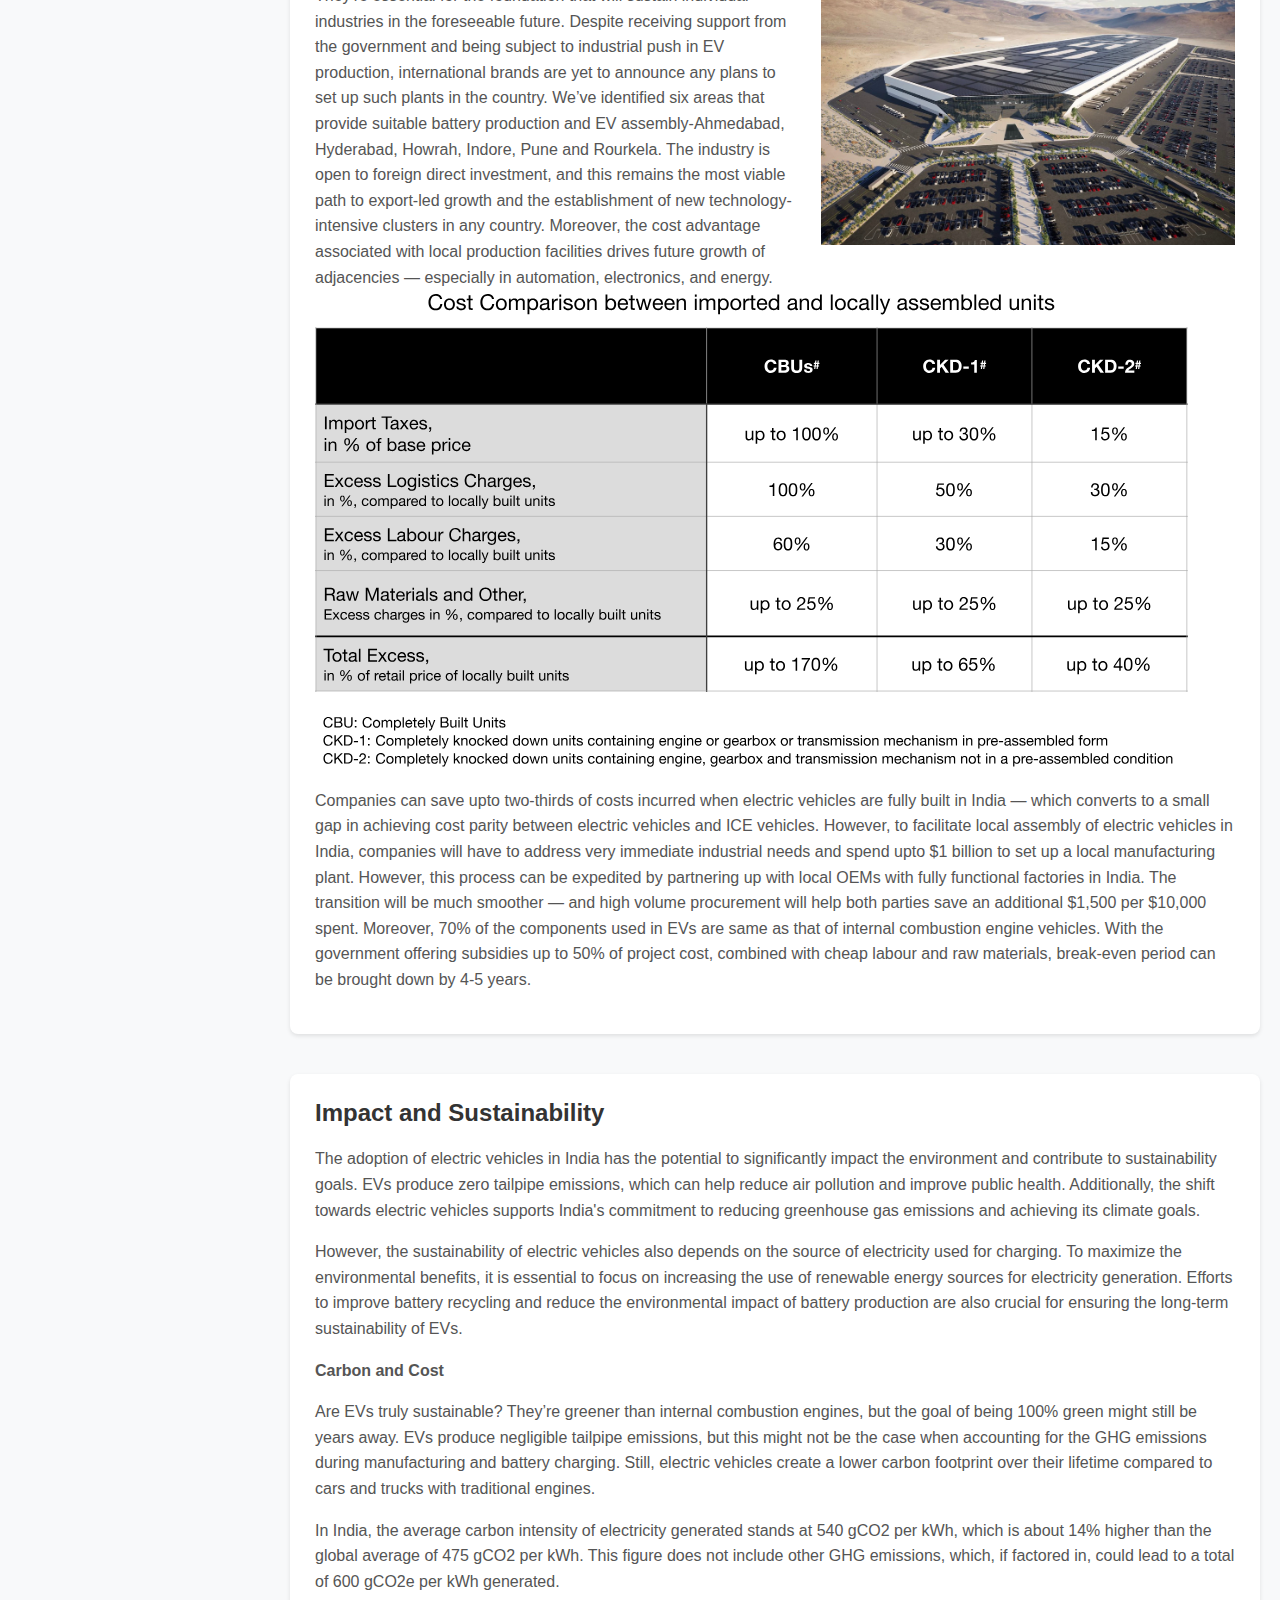
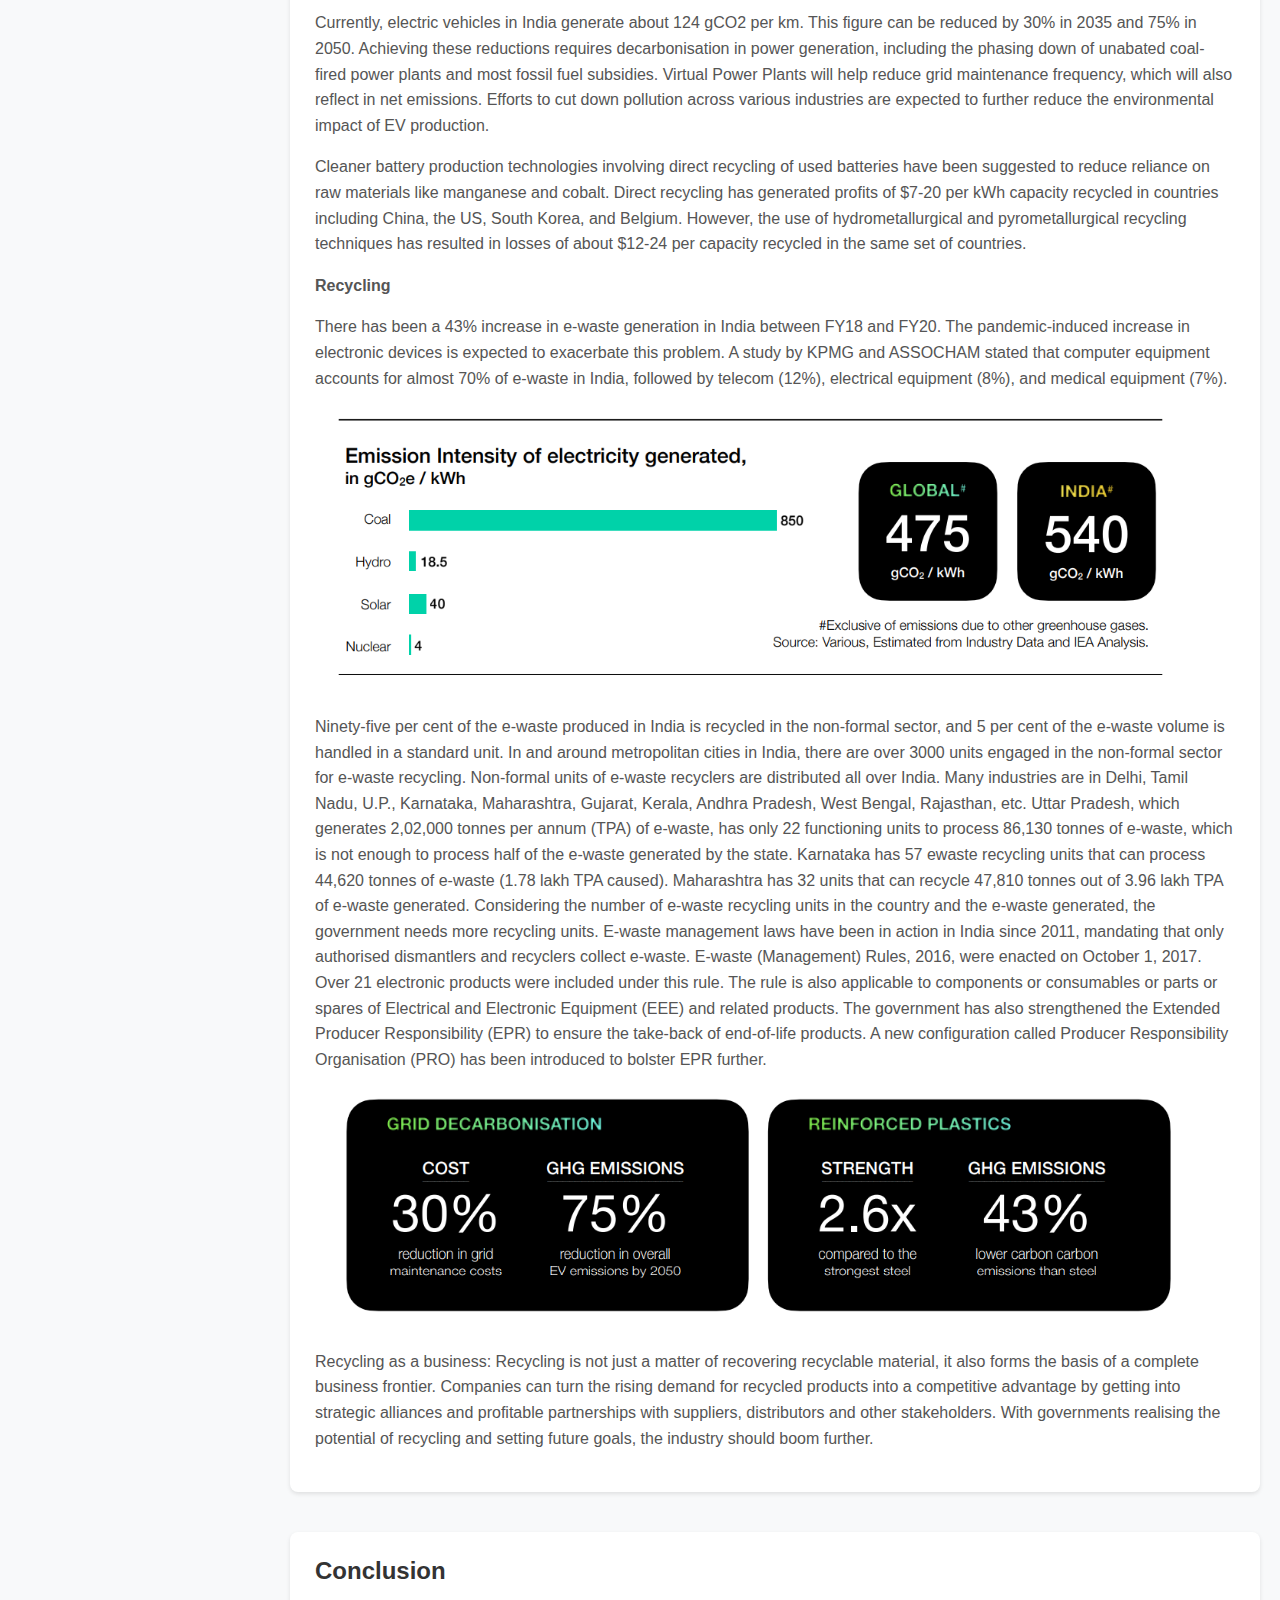
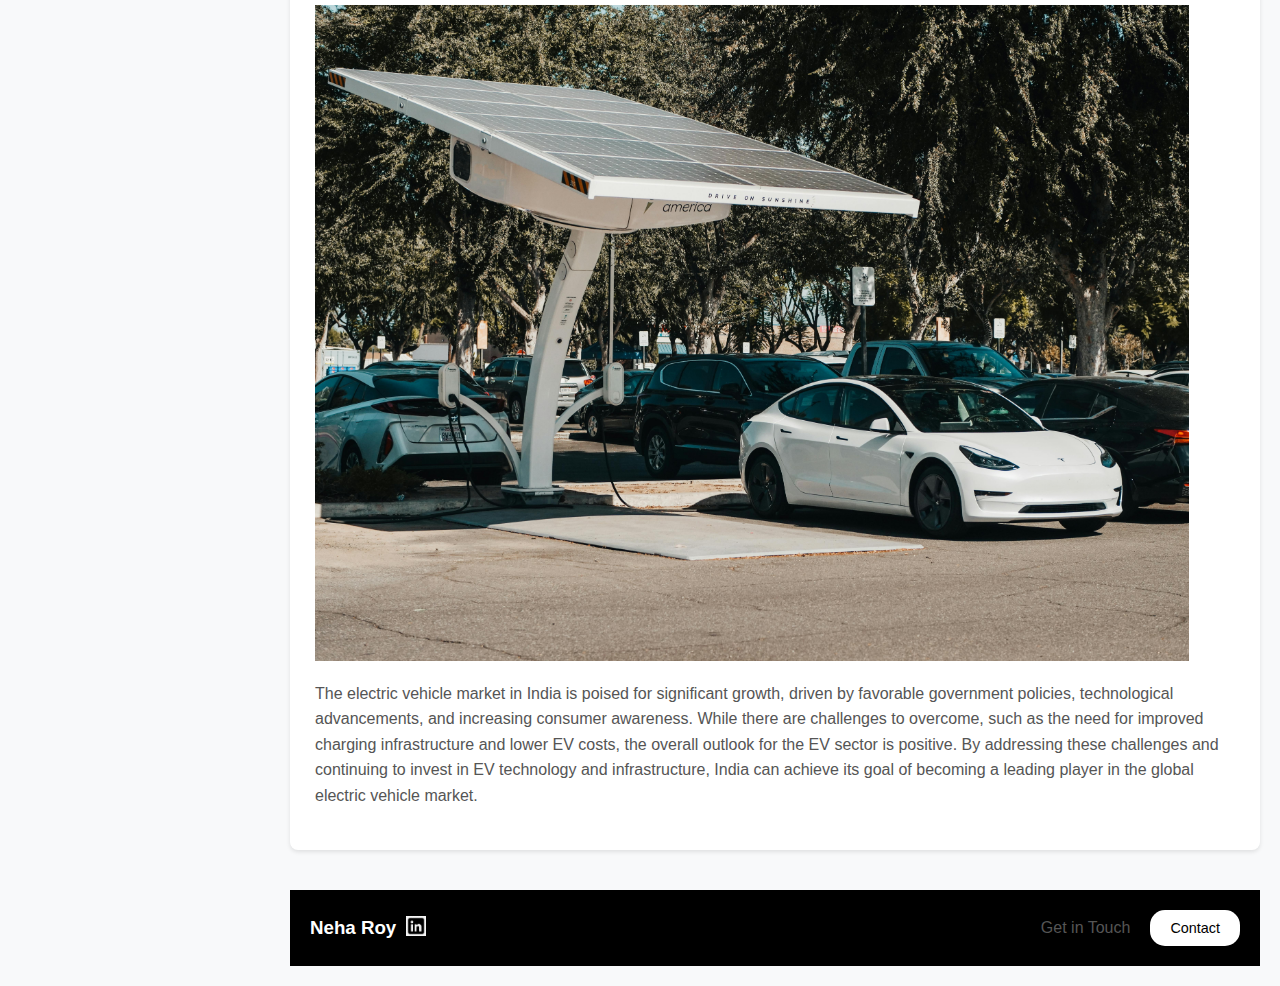
<file: article3.html>
<!DOCTYPE html>
<html lang="en">
  <head>
    <meta charset="UTF-8" />
    <meta name="viewport" content="width=device-width, initial-scale=1.0" />
    <title>Driving EV Growth in India — Analysis by Neha Roy</title>
    <!-- Link to your existing CSS file -->
    <link rel="stylesheet" href="article1.css" />
  </head>
  <body>
    <div class="container">
      <header>
        <a href="index.html" class="nav-button">
          <img src="home.png" alt="Home" />
        </a>
        <h1>Driving EV Growth in India</h1>
        <a href="article2.html" class="nav-button">
          <img src="arrow-ios-back.svg" alt="Back" />
        </a>
      </header>

      <div class="main-content">
        <aside class="sidebar">
          <h2>Contents</h2>
          <ul>
            <li><a href="article3.html#indian-ev-market">The Indian EV Market</a></li>
            <li><a href="article3.html#points-of-concern">Points of Concern</a></li>
            <li>
              <a href="article3.html#ev-charging-structure"
                >EV Charging Structure in India</a
              >
            </li>
            <li>
              <a href="article3.html#state-wise-summary"
                >A State-Wise Summary of Government Initiatives and Charging
                Points in India</a
              >
            </li>
            <li>
              <a href="article3.html#post-pandemic-buyers"
                >Targeting the Post-Pandemic Vehicle Buyer</a
              >
            </li>
            <li><a href="article3.html#methodology">Methodology</a></li>
            <li>
              <a href="article3.html#impact-sustainability">Impact and Sustainability</a>
            </li>
            <li><a href="article3.html#conclusion">Conclusion</a></li>
          </ul>
        </aside>
        <main class="content">
          <section id="indian-ev-market">
            <h2>The Indian EV Market</h2>
            <p>
              India's automotive industry is the fifth-largest globally and will
              become the third-largest by 2030. It is expected to reach $150
              billion by 2030. Global adoption of electric vehicles has
              increased significantly, with sales exceeding 2020 figures in the
              first half of 2021. A similar trend can be seen in India. India's
              automotive industry is the fifth-largest globally and will become
              the third-largest by 2030. It is expected to reach $150 billion by
              2030. The Indian electric vehicle market is currently in its
              infancy and is projected to reach a CAGR of 90% from 2021 to 2030.
              In terms of penetration, EV sales will only account for 1.3% of
              all automobile sales in India in 2021. The surge in demand for
              electric vehicles is mainly due to favourable regulatory
              frameworks and has attracted foreign investment. At present, many
              state governments in India have already started taking steps
              towards net-zero emission and sustainability in business. About
              ten states and union territories (UTs) are increasing the usage of
              electric vehicles in three areas: manufacturing, infrastructure,
              and services. Given India's role as part of the global automotive
              quartet (US, China, Japan), large-scale changes in the Indian
              market will affect the industry's global presence.
            </p>
            <p>
              Despite India's ambitious goals, the electric vehicle market in
              India is still in its infancy. But looking the other way, India
              offers the world's largest untapped market, especially in the
              two-wheeler sector. This sector is 100% FDI accepted through
              automatic route. Electric two-wheelers continue to sell in large
              numbers; however, electric cars are experiencing a sluggish
              uptake, accounting for less than 1% of the country's total 2.5
              million passenger car sales. For example, the share of battery
              electric vehicles (BEVs) in all passenger cars sold in Europe was
              5.4% in FY2020, compared to just 0.2% in India. However, as the
              ecosystem improves, the share of electric vehicles is estimated to
              increase to 12% of all passenger cars by 2026, according to the
              JMK Research Report. Over the past few years, there have been
              considerable advancements in the industry and are now keeping up
              with other countries.
            </p>
            <p>
              While the approach to becoming a marketing hub varies between
              states and UTs, the general trend suggests one central point: most
              states aim to become hubs for producing electric vehicles and
              their components. Environmentally friendly battery production,
              processing, and storage are stimulated everywhere. States
              governments of Maharashtra and Uttar Pradesh have been taking the
              necessary steps to ensure such facilities' development.
            </p>
            <p>
              With natural resources and cheap labour, India is becoming one of
              the most prominent hotspots for manufacturing and exports.
              Currently, the growth in the Indian automotive market is driven by
              factors such as the increase in domestic manufacturing, rapid
              urbanisation, a booming economy and growing environmental
              concerns. Fueled by the ongoing US-China trade war, many global
              automakers have shown interest in India. Additionally, e-car sales
              in India have increased since 2019, increasing by 361.78%
              year-over-year in 2020. As of July 2021, the number of
              registrations has increased further, exceeding the sales volume in
              2020. It is estimated that about INR 940 billion (US$12.6 billion)
              will be invested in electric vehicle manufacturing in India over
              the next five years across the entire value chain.
            </p>
            <h3>Major EV players in the country</h3>
            <h4>TATA</h4>
            <p>
              Tata Motors has formed an electric vehicle subsidiary, Tata
              Passenger Electric Mobility Limited (TPEML), to manufacture
              electric and hybrid vehicles. TPEML will not own any manufacturing
              plants but acquire output and assets from passenger vehicle
              factories. TPEML plans to have ten products by FY26, catering to
              all drive ranges. TATA currently holds a 71 per cent share in the
              EV market. The company is clocking sales of more than 1,000 units
              of EVs every month. During FY21, the company had clocked revenues
              of ₹500- ₹600 crores in the EV business. An intelligent strategy
              with a clear focus on breaking the key EV barriers and
              partnerships with group companies such as Tata Power, Tata
              Chemicals for establishing the EV ecosystem, dubbed the TATA
              ‘uniEVerse', has paid dividends for the company.
            </p>

            <h4>Mahindra</h4>
            <div class="ev-container">
              <img src="mahindraimage.webp" height="30%" width="30%" />
              <p>
                Mahindra Electric Mobility Limited is an Indian automobile
                company that designs and manufactures compact electric vehicles.
                The company adopted its current name after Mahindra acquired
                Reva Electric Car Company in 2010. After the acquisition, the
                company launched the electric hatchback e2o in 2013 in the
                Indian market. Mahindra manufactures electric vehicles in
                different segments - from sedans like eVerito to commercial
                cargo vehicles like eSupro. Recently, Mahindra Electric became
                the first Indian car manufacturer to cross 170 million
                kilometres. Mahindra has yet to announce its roadmap for India;
                however, it has pledged to invest around INR 3000 crores to
                develop electric vehicles.
              </p>
            </div>
          </section>
          <section id="points-of-concern">
            <h2>Points of Concern</h2>
            <p>
              We've already compared EVs against conventional vehicles. Now,
              we'll look at the problems concerning the Indian automotive
              industry while also taking locally relevant issues into account.
              These include multiple factors like a supply-demand mismatch and
              uneconomically low volumes, leading to high costs when
              manufacturing EVs. Here's a brief on some of these issues:
            </p>
            <p>
              <strong>Less competition leading to slower growth:</strong> Not
              many automobile manufacturers had entered the EV race. Hence, the
              development of EV technology has been relatively uneventful in the
              last decade.
            </p>
            <p>
              <strong
                >Low Compatibility with Autonomous Driving Technology:</strong
              >
              Auto analysts say that advanced driver assistance systems on EVs
              will be tough to deploy on crowded Indian streets. Stray animals,
              including cattle, and potholes on the road are a further problem.
            </p>
            <p>
              <strong>Lack of skilled labour:</strong> EV Technology is still
              evolving, and hence there is a lack of professional workers in the
              country. It also requires engineers to be more proficient in using
              semi-autonomous technologies. Their expertise in dealing with EVs
              is currently in the primitive phase, which will ultimately cause
              inconvenience to the consumer.
            </p>
            <p>
              <strong>Issues in the supply chain:</strong> The EV market faces
              problems ensuring an end-to-end supply of components. This sector
              is dependent on importing the battery and power electronics from
              other countries, constituting almost two-thirds of an EV.
              Moreover, there is a lack of standardisation of battery packs,
              compromising quality and different safety standards. Returns don't
              have a definite structure, costing OEMs much money.
            </p>
            <div class="ev-container">
              <img src="assembling.jpg" width="30%" height="20%" />
              <p>
                <strong>Negligible Charging Infrastructure:</strong> Minimum
                requirements to ensure the EV readiness in buildings and parking
                lots and the deployment of publicly accessible chargers on
                highway networks and in cities are also crucial to achieve
                increased EV adoption and boost consumer confidence. According
                to the Ministry of Heavy Industries, the total number of EV
                charging stations installed in India is just over 1000,
                significantly lower than the total number of EVs running in the
                country. Moreover, there are only a few charging stations on
                highways, so running EVs during long-distance journeys will be
                challenging and inconvenient. By 2026, India will need at least
                40,000 public charging points to support the rising number of
                electric vehicles - requiring us to move at an ever-faster rate
                to meet the targets.
              </p>
            </div>

            <p>
              <strong>Competition With Economic Upliftment:</strong> 80% of the
              world remains underdeveloped, requiring massive capital expenses
              to uplift people to decent living standards. Capital-intensive
              technologies like EVs are simply not affordable for the majority
              of people.
            </p>
            <p>
              <strong>Low Mileage:</strong> One of the major drawbacks of owning
              an EV is low mileage. On a single charge, many EVs can only travel
              around 150-200 km, which may not be sufficient for users who
              regularly travel longer distances.
            </p>
            <p>
              <strong>Price of EVs:</strong> Electric vehicles are currently
              expensive compared to traditional internal combustion engine (ICE)
              vehicles. The initial cost is high, making them less accessible to
              the average consumer.
            </p>
          </section>
          <section id="ev-charging-structure">
            <h2>EV Charging Structure in India</h2>
            <p>
              In India, the EV charging infrastructure is developing rapidly but
              still faces several challenges. Key players in the EV charging
              ecosystem include private companies, public sector undertakings
              (PSUs), and government agencies. Companies such as Tata Power,
              Fortum, and ABB are leading the charge in setting up EV charging
              stations across the country. Additionally, state governments are
              also contributing to the growth of this infrastructure by setting
              up charging points and offering incentives for private players.
            </p>
            <p>
              The government has introduced policies and incentives to support
              the development of EV charging infrastructure. The Faster Adoption
              and Manufacturing of Hybrid and Electric Vehicles (FAME) scheme,
              for example, provides financial incentives for the installation of
              EV charging stations. Furthermore, the government is working on
              standardizing the charging infrastructure to ensure compatibility
              and ease of use for consumers.
            </p>
            <p>
              Despite these efforts, several challenges remain, such as the need
              for more widespread charging infrastructure, issues with
              interoperability, and the need for faster charging technologies.
              Addressing these challenges is crucial for the continued growth of
              the EV market in India.
            </p>
          </section>
          <section id="state-wise-summary">
            <h2>
              A State-Wise Summary of Government Initiatives and Charging Points
              in India
            </h2>
            <img src="map.png" width="90%" height="20%" />
          </section>
          <section id="post-pandemic-buyers">
            <h2>Targeting the Post-Pandemic Vehicle Buyer</h2>
            <p>
              As a part of our market research, we surveyed a closed group of
              people. After examining the results and simultaneously checking
              with the prevailing market conditions, we arrived at the following
              conclusions:
            </p>
            <img src="purplepie.png" width="95%"" height="40%"/>
            <p>
              It was visible that the pandemic caused people to use public
              transit less frequently than before or not at all - fuelled by the
              growing popularity of home delivery services and a work-from-home
              culture. Meanwhile, 29% of new buyers cited lack of cost
              competency as the reason for not choosing EVs over gasoline
              vehicles. The majority of the respondents agreed that they are
              very likely to consider an electric car over traditional vehicles
              if the administration addresses their concerns adequately.
            </p>

            <p>
              We identified three kinds of prospective car buyers: the
              Conventionalist, the Frugalist, and the Innovationist. The
              Conventionalist maintains a neutral attitude towards EVs, citing a
              lack of clarity regarding EVs and the non-availability of proper
              charging infrastructure. They find it difficult to use new
              technology used in EVs. They’re less flexible and are not open to
              changes even after recognizing ecological factors primarily
              because it involves lifestyle changes. Hybrid vehicles appeal to
              this segment, as they come with minor lifestyle changes. If a
              proper support system is available, these users will likely
              consider switching to electric cars.
            </p>

            <p>
              The second type of user, the Frugalist, maintains a mildly
              negative attitude towards EVs, citing high costs and the
              availability of cheap alternative powertrains. However, when
              informed of the long-term advantages of using EVs, they replied
              they were likely to reconsider their decision in about 7-10 years.
            </p>

            <p>The buying preferences can be summarized as follows:</p>
            <img src="userpersona.png" width="95%" height="40%" />
            <p>
              The average cost of a car purchased in the US is $45,000 (~35 lakh
              INR), while the same in India is $10,000 (~7.7 lakh INR). So,
              despite being sold in the US, the EV segment will serve India's
              premium/luxury segment. Data shows that demand is shifting towards
              premium cars and greater capacity.
            </p>
            <img src="linegraph.png" width="95%" height="40%" />
            <p>
              Comparing the total cost of ownership over five years, electric
              cars turn out to be about 10% cheaper than their ICE counterparts.
              They require less frequent maintenance, and the annual maintenance
              costs associated with EVs are 85% lower than ICE cars. All three
              users had expressed concern over the lack of cost parity between
              EVs and combustion engine cars. Therefore, in a price-sensitive
              market like India, it is essential to stress the cost benefits of
              buying an EV and for customers to be made aware of their buying
              choices.
            </p>

            <p>
              EVs are set to enter a new phase where supply-related processes
              and sustainability will be considered critical in the transition
              to clean energy. We shall now discuss various strategies that can
              be adopted to hasten this process at present and beyond, as well
              as existing policies that can be modified to be implemented in
              India.
            </p>
          </section>
          <section id="methodology">
            <h2>Methodology</h2>
            <h2>1. Tapping into new value pools</h2>
            <p><strong>Tapping into New Value Pools</strong></p>

            <p>
              <strong>Micromobility:</strong> It encompasses a range of
              lightweight vehicles, including e-scooters, e-bikes, and
              e-rickshaws, providing travel services for short distances and
              accommodating at most two passengers at the same time. The sector
              is expected to make a robust post-pandemic recovery owing to
              strong support from governments worldwide. The industry currently
              finds application in the shared mobility sector and niche areas
              like mail delivery.
            </p>

            <p>
              ADAS systems will further expand the market, possibly beyond their
              use in public transport. The advent of computer vision-based
              systems with collision avoidance capabilities will provide safer
              rides, giving micromobility options their long-awaited push to
              grow beyond the current mix. Adopting such models by ride-handling
              services will enable them to offer cheaper end-to-end services to
              everyone and access a significant portion of the market,
              irrespective of their scale of operations.
            </p>

            <p>
              The uptake of micromobility solutions will vary by region — and
              offering a portfolio that matches local demands is key to success;
              penetration into 70% of the transport sector is achievable in the
              long term.
            </p>
            <div class="ev-container">
              <img
                src="highway-road-network-way-wallpaper-preview.jpg"
                height="30%"
                width="30%"
              />
              <p>
                <strong>Shared Mobility:</strong> It includes pooled
                ridesharing, e-hailing services, rentals, and taxi services. The
                sector was hit hard by the COVID-19 pandemic and is expected to
                double in market size by the end of this decade. Adopting
                small-format models that are perceived safe due to ease of
                maintaining social distancing and fewer points of contact, the
                industry can generate better revenues amid the pandemic causing
                customers to drift away from shared modes of transport. Electric
                two-wheelers and three-wheelers are efficient means of
                transportation for long-distance trips, thereby meeting the
                rising demand for last-mile delivery.
              </p>
            </div>

            <p>
              <strong>eRoaming:</strong> Opening up CPs to all EV drivers
              through roaming agreements between e-mobility service providers
              and charging point operators can result in a more profitable
              business for operators and better capacity utilization. However, a
              uniform interoperability standard is vital for its success.
            </p>

            <p>
              <strong>Battery Leasing:</strong> Battery leasing solutions will
              enable manufacturers to sell EVs without a battery, and consumers
              can opt to buy or lease EV batteries from an external source.
              Under this model, when buying an EV, it will come with a battery
              leasing arrangement that is prorated depending on the annual
              distance that the driver expects to cover. EV batteries
              deteriorate at about 2% annually — and battery leasing models
              guarantee the condition of battery packs as they are replaced once
              their capacity falls below a certain level (usually at around
              65-70% of the original capacity).
            </p>

            <p>
              <strong>Subscriptions:</strong> This model seems very promising
              for developing countries like India. Companies provide flexible
              options for customers to choose from, and the customer can upgrade
              or downgrade from their existing subscription according to their
              preferences. Other business models like fleet sales or battery
              leasing can also help companies improve profitability.
            </p>

            <p>
              <strong>Direct Sales:</strong> Companies can save up to 25% in
              dealer margins and other incentives by adopting a direct/online
              selling strategy. Although 5% of global sales are made through
              online sales, it is expected that over half of the overall sales
              will be online by 2030.
            </p>
            <h2>2. Customisability</h2>
            <p>
              We’ve seen how important it is to make customers aware of their
              options. Additionally, cost comparability cannot be achieved in
              the sector unless global automakers can believe the Indian EV
              market is bankrollable- and therefore remains a long term target.
              Hence, the customers should get as many variants on the same
              brand- enabling them to choose the one that satisfies their
              requirements. For example, a company can provide two to three
              variants on the same model, differentiated by their driving range.
              There is a precise segmentation of EV buyers based on needs, and
              the companies can cater to each of these segments.
            </p>
            <h2>3. Targeting the right audience</h2>
            <p>
              <strong>Communicate Explaining:</strong> The key advantages of EVs
              must be explained and demonstrated in all communication
              opportunities. Experiments are part of the client learning
              process. Everyone should drive to understand the benefits of
              electric vehicles, but many haven't done so yet.
            </p>

            <p>
              <strong>Don't Sell:</strong> Commercials and attractive, detailed
              descriptions are often incompatible. Traditional auto retailers
              are accustomed to commercial forces (incentives, campaigns),
              making it challenging for sales teams to apply this approach
              consistently. The concept of "agent" retailing, alongside the
              "Product Genius" model used by BMWi, seems to be a good option for
              electric vehicles due to the low product competition in this
              market segment.
            </p>

            <p>
              <strong>Go Social!</strong> Customer education is a top priority
              in product marketing. Sales consultants should leverage social
              media for easy access to their customer base using text, images,
              and video. Avoid just using branded content — maintain
              conscientiousness while encouraging professionalism.
            </p>

            <p>
              <strong>Emphasise the 'Novelty':</strong> Almost all vehicles are
              great but very similar! Most customers change cars and motorcycles
              without experiencing a fundamentally new product. Electric
              vehicles are new — offering a new sense, new economy, and new
              restrictions. While every innovation has its flaws, the novelty of
              EVs is a significant selling point.
            </p>

            <p>
              <strong>Storyboards:</strong> Invite existing customers worldwide
              to share their own experiences with the company. Every ownership
              experience is unique. When customers from diverse backgrounds
              share what made their car special, it inspires other users and can
              convince prospective buyers to choose an EV over its alternatives.
            </p>

            <p>
              <strong>Referrals:</strong> Referral programs are a tried and
              tested business model that encourages customers to spread the word
              about their cars. In exchange, customers receive a discount on the
              base price of their car or free miles (free charging). A similar
              system could be introduced in India, depending on the availability
              of charging networks.
            </p>
            <h2>4. Short Term Strategies</h2>
            <p>
              <strong>In a world of increasing global competition,</strong> the
              industry needs to have the capacity to innovate and upgrade. A
              targeted approach could achieve critical development in exports of
              product categories where India has a competitive edge. Possible
              collaborations with global suppliers relocating manufacturing
              operations to India could further reinforce these efforts and help
              build new capabilities.
            </p>
            <p>
              <strong>Minimise Hidden Costs:</strong> There is a cost parity of
              about $12,000 between electric vehicles and ICE vehicles.
              Categories like real estate, IT, insurance, logistics, packaging,
              etc., are traditionally deprioritised, focusing primarily on
              material cost. However, an exhaustive analysis of various segments
              revealed that OEMs could cut 15 to 25% of total costs.
            </p>
            <img src="greenpie.png" width="95%" height="40%" />

            <p>
              <strong>NOTE:</strong> Steel contributes to almost 22% of an
              automaker’s operational costs. Any fluctuation in global steel
              prices has a direct impact on profitability.
            </p>

            <p>
              Using straightforward body styling with uncomplicated interior
              trims and reducing overall design complexity by eliminating extra
              electronics and additional structures can help optimise costs.
            </p>
            <div class="ev-container">
              <p>
                <strong>Staying Ahead in Adopting New Technology:</strong>
                Companies should integrate digital analytics and automation into
                their everyday operations. Advanced analytics, process
                digitisation, robotics, and automation could accelerate
                transformations necessary for future evolution. By physically
                integrating various EV components, companies can create more
                efficient thermal management solutions. Also, EV powertrain
                components are usually smaller than their ICE counterparts,
                making room for other systems and multiple options for creating
                new designs. Since most customers are tech-savvy, companies must
                keep up with others in the game and equip their products with
                advanced technology. It is also essential to democratise
                technology by cutting profit margins or pursuing vertical
                integration with partner firms.
              </p>
              <img src="bluepie.png" width="45%" height="40%" />
            </div>

            <p>
              <strong>Partnering and Collaborating with Competitors:</strong> A
              struggle for profitability usually accompanies the transition
              towards electrification. As companies have to repurpose their
              tools and platforms for manufacturing electric vehicles,
              collaborating with other manufacturers can ease the burden by
              reducing fixed costs, research and development expenses, and
              achieving total operational efficiency. High-volume procurement of
              raw materials results in better profit margins, which wouldn’t
              have been otherwise possible if companies went alone. There’s a
              tremendous increase in volume over the same base, which can bring
              down costs by up to 15%.
            </p>
            <h2>5. Direct Recycling of EV Batteries</h2>
            <p>
              EVs run without any tailpipe emissions over the course of their
              run, thanks to their batteries. But when these batteries reach the
              end of their life cycle, their benefits fade. These are
              intricately engineered devices, and if they end up in municipal
              waste — 91% of which end up in landfills or get incinerated, they
              can release various toxins, including chances of heavy metal
              toxicity. Even recycling can prove to be a hazardous process.
              Regarding the techniques used for recycling, direct recycling is
              preferred to the widely used recycling processes as it keeps the
              cathode mixture intact.
            </p>
            <img src="batterflow.png" width="95%" height="40%" />
            <p>
              Although direct recycling is focused on single cells and yields
              just tens of grams of cathode powders, it can be adapted for
              large-scale models and become viable in the future.
            </p>
            <h2>6. Virtual Power Plants</h2>
            <img src="articture.png" width="95%" height="40%" />
            <p>
              Virtual Power Plants or VPPs provide an efficient way of utilising
              power from electric vehicles in grid balancing or trading in the
              electricity market (at peak time for energy arbitrage). This
              concept has opened up a new avenue for revenue generation if your
              business is based as fleet operators, bus operators, etc., that
              can play a VPP architecture role. A VPP will require a power
              network integrated with the secure communication network,
              protocols for data sharing and cyber security, etc., to operate,
              which, concerning India, could be possible in a medium to long
              term horizon.
            </p>
            <h2>
              7. Long Term Solutions: Local EV Assembly and Battery Production
            </h2>
            <div class="ev-container">
              <p>
                Usually referred to as gigafactories, these plants make
                lithium-ion battery cells and provide end-to-end renewable
                energy solutions. They're essential for the foundation that will
                sustain individual industries in the foreseeable future. Despite
                receiving support from the government and being subject to
                industrial push in EV production, international brands are yet
                to announce any plans to set up such plants in the country.
                We’ve identified six areas that provide suitable battery
                production and EV assembly-Ahmedabad, Hyderabad, Howrah, Indore,
                Pune and Rourkela. The industry is open to foreign direct
                investment, and this remains the most viable path to export-led
                growth and the establishment of new technology-intensive
                clusters in any country. Moreover, the cost advantage associated
                with local production facilities drives future growth of
                adjacencies — especially in automation, electronics, and energy.
              </p>
              <img src="0x0.png.webp" width="45%" height="40%" />
            </div>
            <img src="table.svg" width="95%" height="40%" />
            <p>
              Companies can save upto two-thirds of costs incurred when electric
              vehicles are fully built in India — which converts to a small gap
              in achieving cost parity between electric vehicles and ICE
              vehicles. However, to facilitate local assembly of electric
              vehicles in India, companies will have to address very immediate
              industrial needs and spend upto $1 billion to set up a local
              manufacturing plant. However, this process can be expedited by
              partnering up with local OEMs with fully functional factories in
              India. The transition will be much smoother — and high volume
              procurement will help both parties save an additional $1,500 per
              $10,000 spent. Moreover, 70% of the components used in EVs are
              same as that of internal combustion engine vehicles. With the
              government offering subsidies up to 50% of project cost, combined
              with cheap labour and raw materials, break-even period can be
              brought down by 4-5 years.
            </p>
          </section>
          <section id="impact-sustainability">
            <h2>Impact and Sustainability</h2>
            <p>
              The adoption of electric vehicles in India has the potential to
              significantly impact the environment and contribute to
              sustainability goals. EVs produce zero tailpipe emissions, which
              can help reduce air pollution and improve public health.
              Additionally, the shift towards electric vehicles supports India's
              commitment to reducing greenhouse gas emissions and achieving its
              climate goals.
            </p>
            <p>
              However, the sustainability of electric vehicles also depends on
              the source of electricity used for charging. To maximize the
              environmental benefits, it is essential to focus on increasing the
              use of renewable energy sources for electricity generation.
              Efforts to improve battery recycling and reduce the environmental
              impact of battery production are also crucial for ensuring the
              long-term sustainability of EVs.
            </p>
            <p><strong>Carbon and Cost</strong></p>

            <p>
              Are EVs truly sustainable? They’re greener than internal
              combustion engines, but the goal of being 100% green might still
              be years away. EVs produce negligible tailpipe emissions, but this
              might not be the case when accounting for the GHG emissions during
              manufacturing and battery charging. Still, electric vehicles
              create a lower carbon footprint over their lifetime compared to
              cars and trucks with traditional engines.
            </p>

            <p>
              In India, the average carbon intensity of electricity generated
              stands at 540 gCO2 per kWh, which is about 14% higher than the
              global average of 475 gCO2 per kWh. This figure does not include
              other GHG emissions, which, if factored in, could lead to a total
              of 600 gCO2e per kWh generated.
            </p>

            <p>
              Currently, electric vehicles in India generate about 124 gCO2 per
              km. This figure can be reduced by 30% in 2035 and 75% in 2050.
              Achieving these reductions requires decarbonisation in power
              generation, including the phasing down of unabated coal-fired
              power plants and most fossil fuel subsidies. Virtual Power Plants
              will help reduce grid maintenance frequency, which will also
              reflect in net emissions. Efforts to cut down pollution across
              various industries are expected to further reduce the
              environmental impact of EV production.
            </p>

            <p>
              Cleaner battery production technologies involving direct recycling
              of used batteries have been suggested to reduce reliance on raw
              materials like manganese and cobalt. Direct recycling has
              generated profits of $7-20 per kWh capacity recycled in countries
              including China, the US, South Korea, and Belgium. However, the
              use of hydrometallurgical and pyrometallurgical recycling
              techniques has resulted in losses of about $12-24 per capacity
              recycled in the same set of countries.
            </p>

            <p><strong>Recycling</strong></p>

            <p>
              There has been a 43% increase in e-waste generation in India
              between FY18 and FY20. The pandemic-induced increase in electronic
              devices is expected to exacerbate this problem. A study by KPMG
              and ASSOCHAM stated that computer equipment accounts for almost
              70% of e-waste in India, followed by telecom (12%), electrical
              equipment (8%), and medical equipment (7%).
            </p>
            <img src="recycle.png" width="95%" height="40%" />
            <p>
              Ninety-five per cent of the e-waste produced in India is recycled
              in the non-formal sector, and 5 per cent of the e-waste volume is
              handled in a standard unit. In and around metropolitan cities in
              India, there are over 3000 units engaged in the non-formal sector
              for e-waste recycling. Non-formal units of e-waste recyclers are
              distributed all over India. Many industries are in Delhi, Tamil
              Nadu, U.P., Karnataka, Maharashtra, Gujarat, Kerala, Andhra
              Pradesh, West Bengal, Rajasthan, etc. Uttar Pradesh, which
              generates 2,02,000 tonnes per annum (TPA) of e-waste, has only 22
              functioning units to process 86,130 tonnes of e-waste, which is
              not enough to process half of the e-waste generated by the state.
              Karnataka has 57 ewaste recycling units that can process 44,620
              tonnes of e-waste (1.78 lakh TPA caused). Maharashtra has 32 units
              that can recycle 47,810 tonnes out of 3.96 lakh TPA of e-waste
              generated. Considering the number of e-waste recycling units in
              the country and the e-waste generated, the government needs more
              recycling units. E-waste management laws have been in action in
              India since 2011, mandating that only authorised dismantlers and
              recyclers collect e-waste. E-waste (Management) Rules, 2016, were
              enacted on October 1, 2017. Over 21 electronic products were
              included under this rule. The rule is also applicable to
              components or consumables or parts or spares of Electrical and
              Electronic Equipment (EEE) and related products. The government
              has also strengthened the Extended Producer Responsibility (EPR)
              to ensure the take-back of end-of-life products. A new
              configuration called Producer Responsibility Organisation (PRO)
              has been introduced to bolster EPR further.
            </p>
            <img src="recycle2.png" width="95%" height=40%" />
            <p>
              Recycling as a business: Recycling is not just a matter of
              recovering recyclable material, it also forms the basis of a
              complete business frontier. Companies can turn the rising demand
              for recycled products into a competitive advantage by getting into
              strategic alliances and profitable partnerships with suppliers,
              distributors and other stakeholders. With governments realising
              the potential of recycling and setting future goals, the industry
              should boom further.
            </p>
          </section>
          <section id="conclusion">
            <h2>Conclusion</h2>
            <img
              src="pexels-kindelmedia-9800029.jpg"
              width="95%"
              height="30%"
            />
            <p>
              The electric vehicle market in India is poised for significant
              growth, driven by favorable government policies, technological
              advancements, and increasing consumer awareness. While there are
              challenges to overcome, such as the need for improved charging
              infrastructure and lower EV costs, the overall outlook for the EV
              sector is positive. By addressing these challenges and continuing
              to invest in EV technology and infrastructure, India can achieve
              its goal of becoming a leading player in the global electric
              vehicle market.
            </p>
          </section>
          <footer>
            <div class="footer-left">
              <h3>Neha Roy</h3>
              <a href="https://www.linkedin.com/in/neha-roy-247aa827a/" target="_blank">
                <img
                  src="png-transparent-linkedin-icon-linkedin-text-rectangle-logo-thumbnail.png"
                  alt="LinkedIn"
                  class="linkedin-icon"
                />
              </a>
            </div>
            <div class="ev-container">
              <p>Get in Touch</p>
              <button class="contact-button" onclick="window.location.href='mailto:r.neha@iitg.ac.in'">Contact</button>
            </div>
          </footer>
        </main>
        
      </div>
      
    </div>

    </div>
   
  </body>
</html>
</file>
<file: article1.css>
/* Global Styles */
body {
  font-family: "Montserrat", sans-serif;
  margin: 0;
  padding: 0;
  display: flex;
  background-color: #f8f9fa;
}

/* Header Styles */
header {
  background-color: #000;
  color: white;
  padding: 25px;
  text-align: center;
  position: fixed;
  width: 100%;
  top: 0;
  z-index: 1000;
  display: flex;
  justify-content: space-between;
  align-items: center;
  box-sizing: border-box; /* Ensures padding doesn't add to the width */
}

header h1 {
  font-family: "Poppins", sans-serif;
  margin: 0;
  font-size: 2em;
  flex-grow: 1;
  text-align: center;
}

.nav-button {
  display: inline-flex;
  justify-content: center;
  align-items: center;
  width: 40px;
  height: 40px;
  border: 1px solid #007bff;
  background-color: white;
  margin-right: 1%;
  border-radius: 8px;
  text-decoration: none;
  padding: 10px;
  box-sizing: border-box; /* Ensures padding doesn't affect the button size */
}

.nav-button img {
  width: 100%;
  height: auto;
  background-color: white;
}

.nav-button:hover {
  background-color: #e7f3ff;
}

/* Sidebar Styles */
/* Sidebar styling */
.sidebar {
  background-color: #000;
  color: #777;
  width: 250px;
  padding: 20px;
  height: 100vh;
  box-sizing: border-box;
  position: fixed;
  top: 80px; /* Accounting for header height */
  left: 0;
  overflow-y: auto;
}

.sidebar h2 {
  color: #fff;
  margin-top: 0;
}

.sidebar ul {
  list-style-type: none;
  padding: 0;
}

.sidebar ul li {
  margin-bottom: 10px;
}

.sidebar ul li a {
  color: #777;
  text-decoration: none;
  display: block;
  padding: 5px 0;
  transition: color 0.8s;
}

.sidebar ul li a:hover {
  color: #fff;
}

/* Content Styles */
.content {
  margin-left: 270px;
  padding: 100px 20px 20px; /* Padding adjusted for header */
  width: calc(100% - 270px);
  box-sizing: border-box;
}

h1 {
  color: white;
}

h2,
h3 {
  color: #333;
}

p {
  line-height: 1.6;
  color: #555;
}

/* Main and Section Styles */
main {
  padding: 20px;
}

section {
  margin-bottom: 40px;
  background-color: #ffffff;
  padding: 25px;
  border-radius: 8px;
  box-shadow: 0 2px 4px rgba(0, 0, 0, 0.1);
}
/* Section for EV Revolution */
#ev-revolution {
  padding: 20px;
}

#ev-revolution h2 {
  margin-bottom: 20px;
}

.ev-container {
  display: flex;
  align-items: center;
  gap: 20px; /* Space between image and text */
}

.ev-container img {
  width: 45%; /* Adjust this value as needed */
  height: auto;
}

.ev-container p {
  flex: 1; /* Takes up remaining space */
  margin: 0;
}
.ev-container ul {
  list-style-type: disc;
  margin-left: 20px;
}

.ev-container li {
  margin-bottom: 10px;
}
.highlight {
  color: black;
}

section h2 {
  font-family: "Poppins", sans-serif;
  margin-top: 0;
}

section h3 {
  font-size: 1.2em;
  margin-bottom: 10px;
}

/* Footer Styles */
footer {
  display: flex;
  align-self: center;
  justify-content: space-between;
  align-items: center;
  padding: 20px;
  background-color: #000;
  color: #777;
}

.footer-left {
  display: flex;
  align-items: center;
}

.footer-left h3 {
  margin: 0;
  margin-right: 10px;
  color: #fff;
}

.linkedin-icon {
  width: 20px;
  height: 20px;
}

.footer-right {
  text-align: right;
}

.footer-right p {
  margin: 0;
  margin-bottom: 5px;
  color: #fff;
}

.contact-button {
  padding: 10px 20px;
  background-color: #fff;
  color: #000;
  border: none;
  font-size: 0.9rem;
  cursor: pointer;
  transition: background-color 0.3s;
  border-radius: 15px;
}

.contact-button:hover {
  background-color: #ddd;
}
</file>
<file: style.css>
/* Reset */
body, h1, h2, h3, p, a {
  margin: 0;
  padding: 0;
  font-family: Arial, sans-serif;
}

/* Background + text */
body {
  background-color: #111;
  color: white;
  line-height: 1.6;
}

/* Hero section */
.hero {
  background: url('assembling.jpg') no-repeat center center/cover;
  height: 60vh;
  display: flex;
  flex-direction: column;
  justify-content: center;
  align-items: center;
  text-align: center;
}

.hero h1 {
  font-size: 3rem;
  font-weight: bold;
  margin-bottom: 10px;
}

.hero p {
  font-size: 1.2rem;
  color: #ccc;
}

/* Card container */
.cards {
  display: flex;
  justify-content: space-around;
  margin: 40px auto;
  max-width: 1200px;
}

.card {
  background: #1e1e1e;
  border-radius: 12px;
  padding: 20px;
  width: 30%;
  text-align: center;
  box-shadow: 0px 4px 8px rgba(0,0,0,0.5);
}

.card img {
  width: 100%;
  border-radius: 8px;
  margin-bottom: 15px;
}

.card h2 {
  font-size: 1.5rem;
  margin-bottom: 10px;
}

.card p {
  font-size: 0.95rem;
  color: #ddd;
  margin-bottom: 15px;
}

.card a {
  color: #4da3ff;
  text-decoration: none;
  font-weight: bold;
}

/* Facts section */
.facts {
  max-width: 900px;
  margin: 50px auto;
  padding: 20px;
}

.facts h2 {
  font-size: 2rem;
  margin-bottom: 20px;
}

.facts h3 {
  margin-top: 15px;
  color: #4da3ff;
}

/* Footer */
footer {
  text-align: center;
  padding: 20px;
  background: #000;
  margin-top: 40px;
}
</file>
